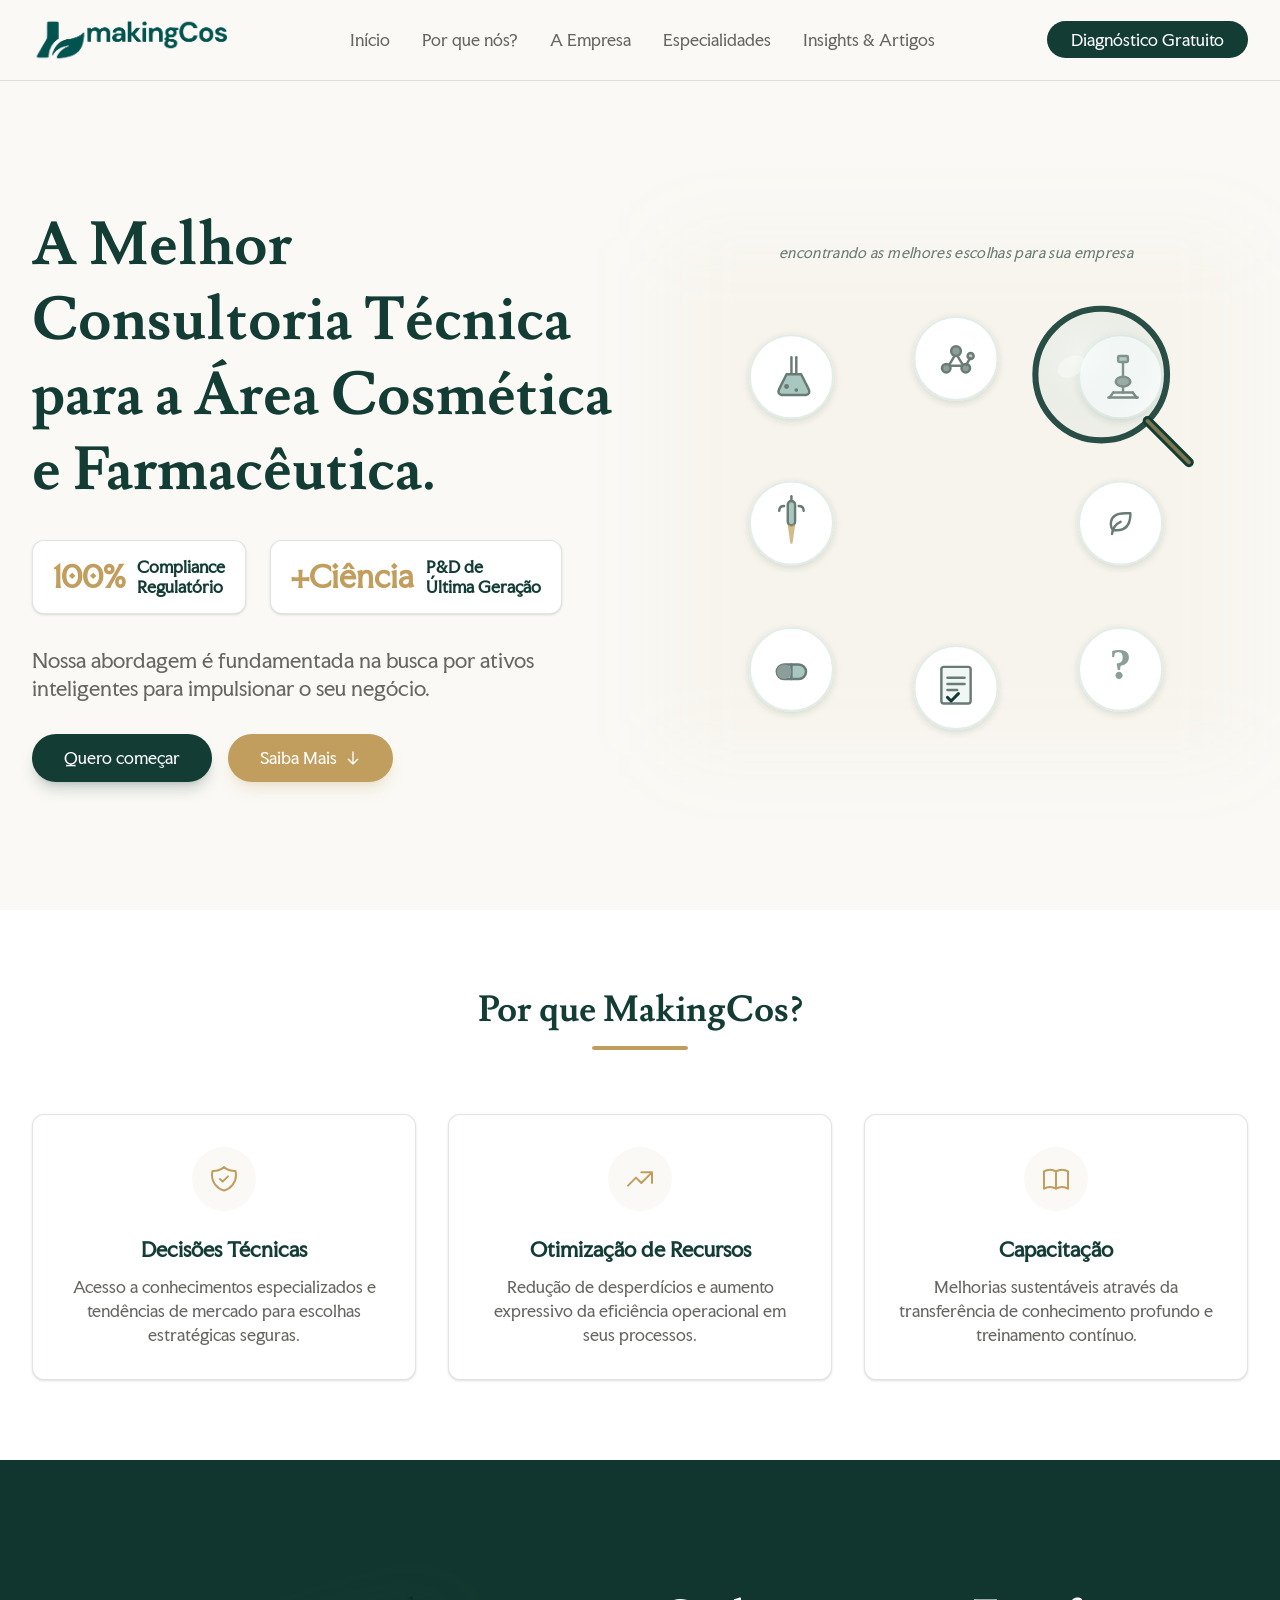
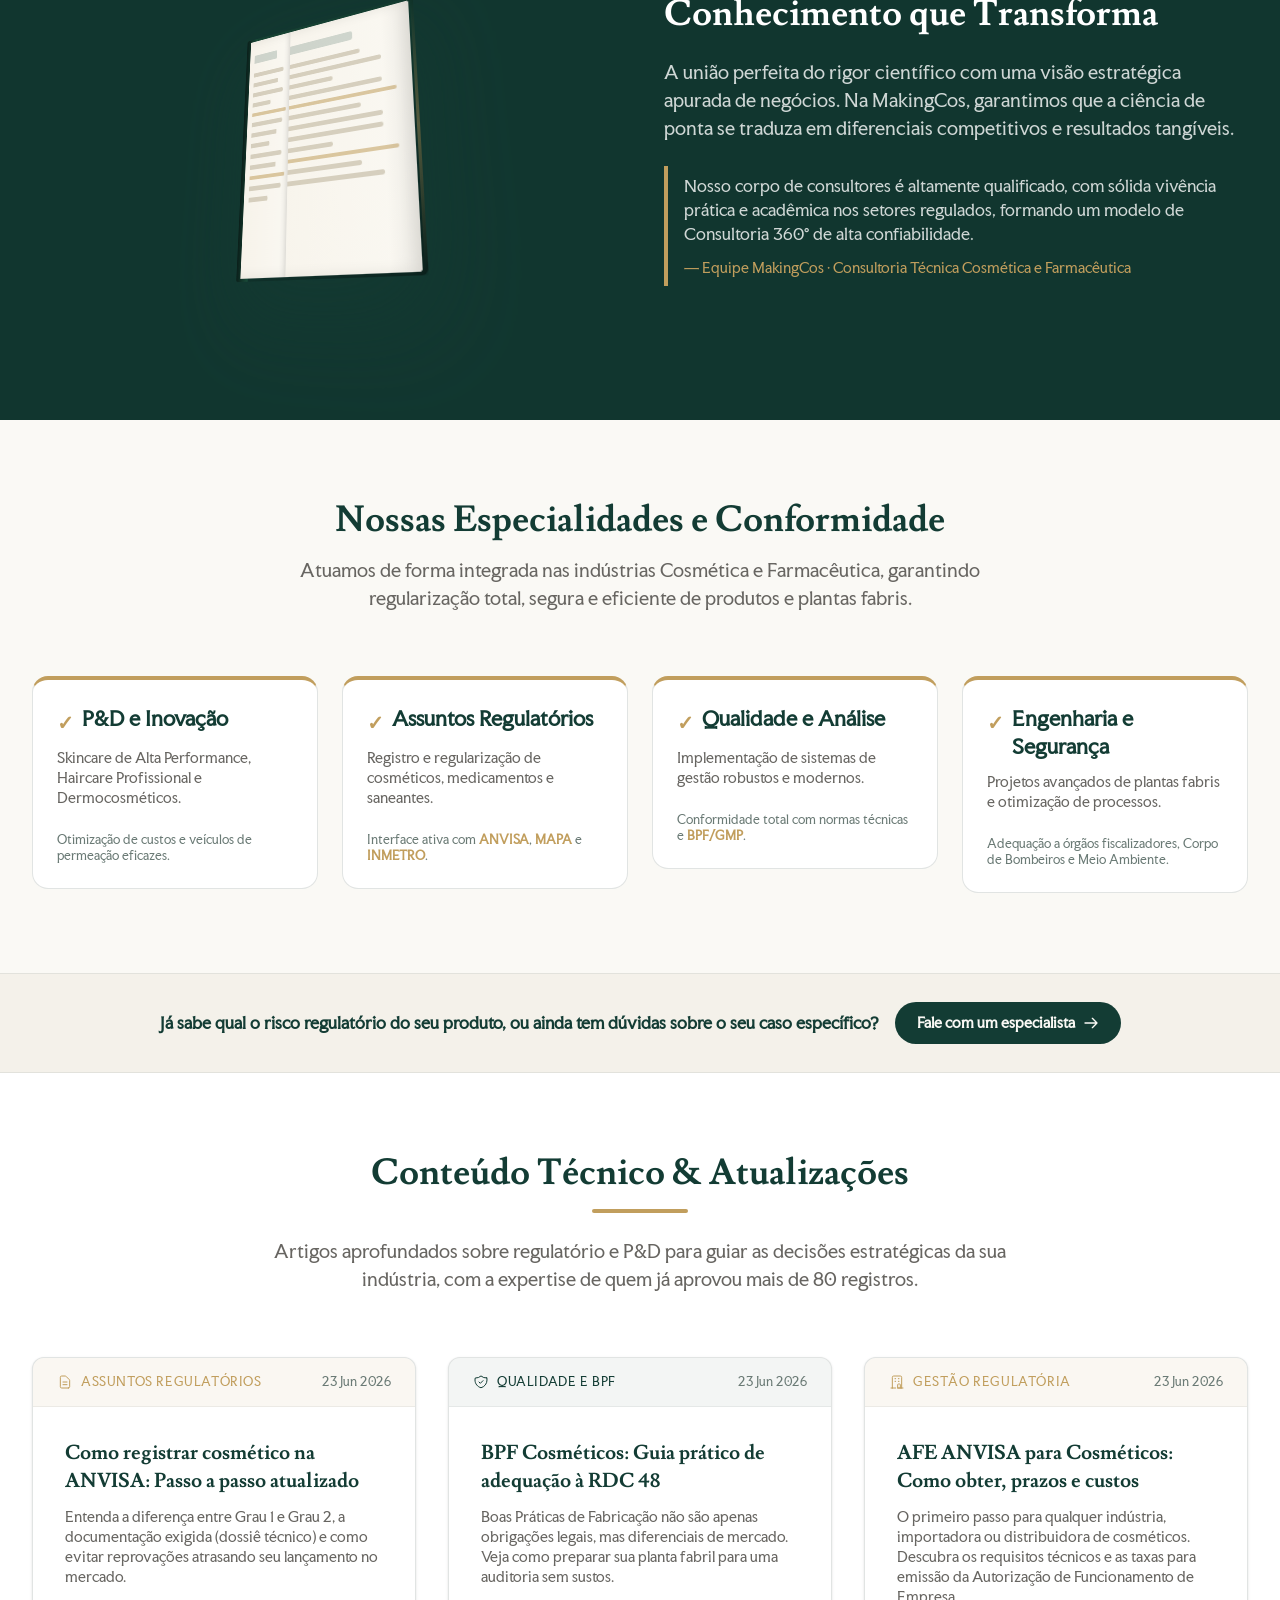
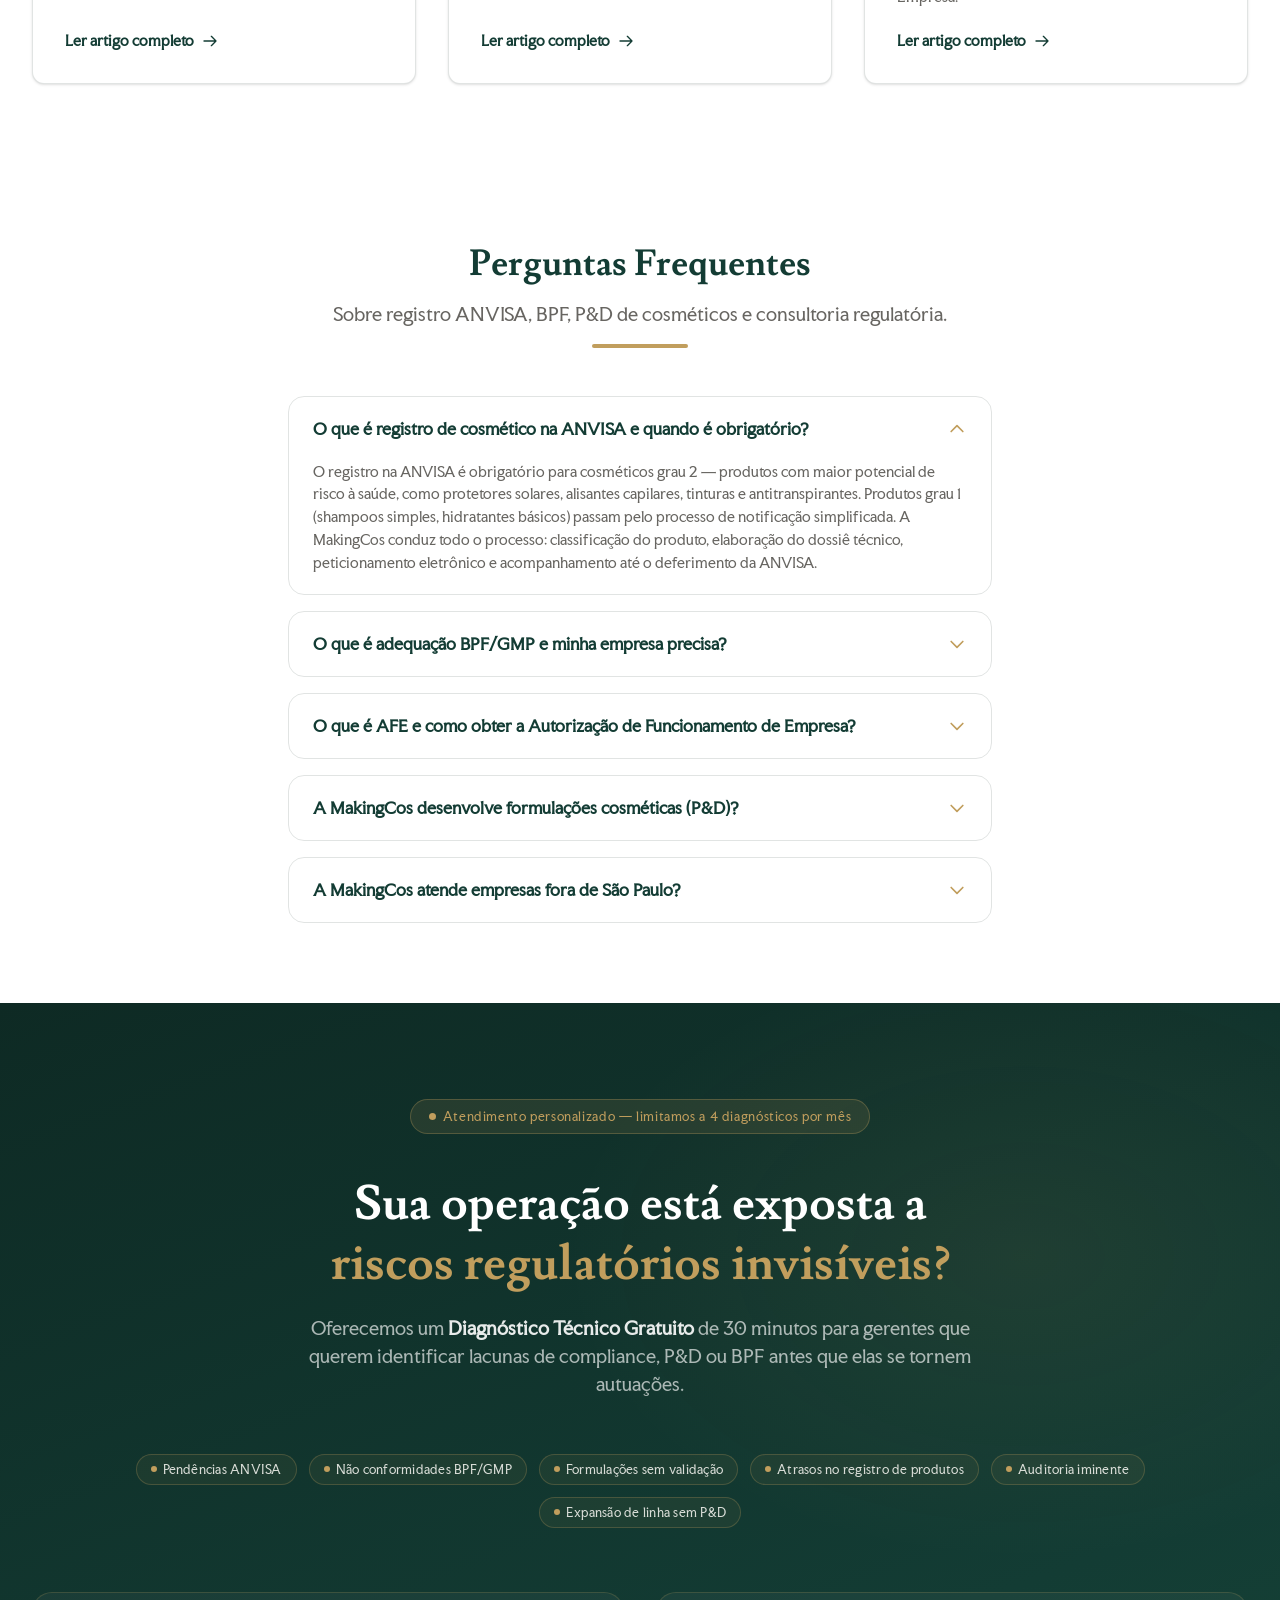
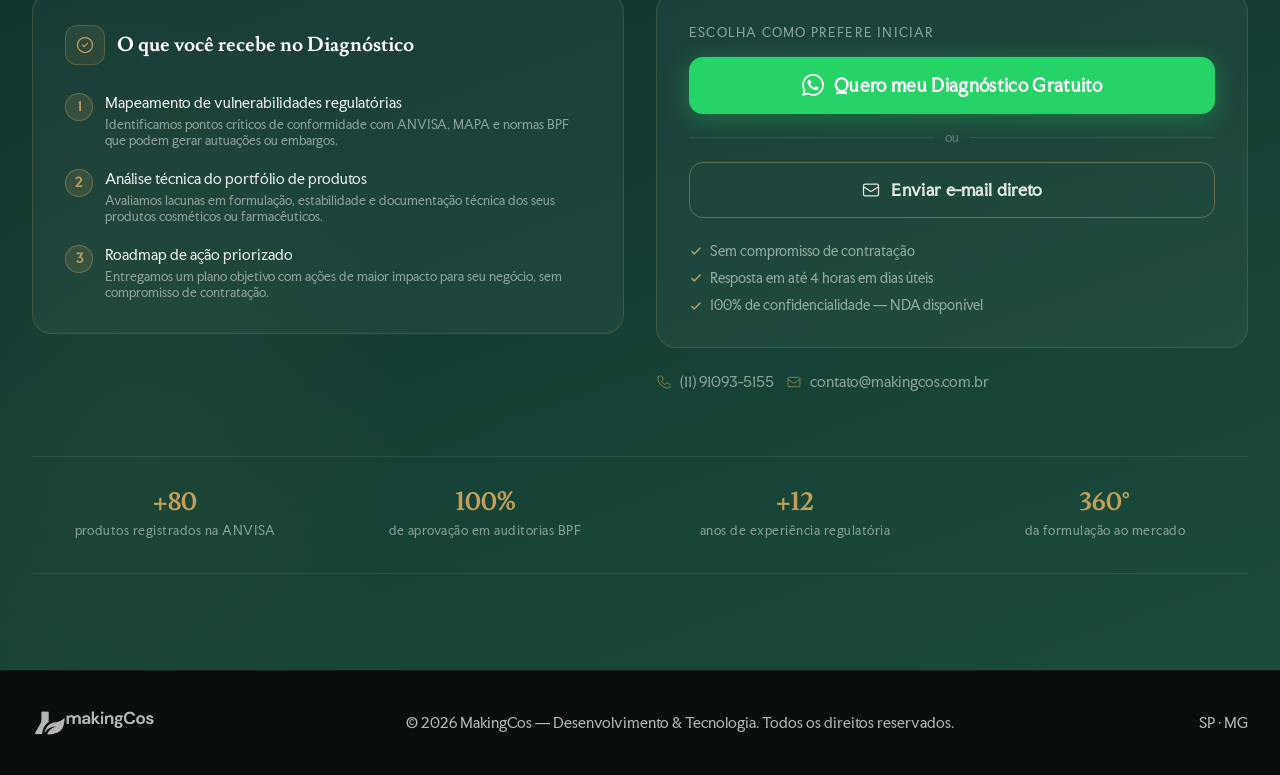
<file: index.html>
<!DOCTYPE html>
<html lang="pt-BR">

<head>
    <meta charset="UTF-8">
    <meta name="viewport" content="width=device-width, initial-scale=1.0">
    <title>Consultoria ANVISA: Cosméticos e Farmacêuticos | MakingCos</title>
    <link rel="icon" type="image/webp" href="./media/makingcos-icon.webp">
    <meta name="description"
        content="Consultoria técnica especializada em registro ANVISA, BPF/GMP e P&D cosmético. +80 produtos registrados, 100% de aprovação em auditorias. SP e MG.">

    <!-- Canonical & Open Graph -->
    <link rel="canonical" href="https://makingcos.com.br/">
    <meta property="og:type"        content="website">
    <meta property="og:url"         content="https://makingcos.com.br/">
    <meta property="og:title"       content="Consultoria ANVISA: Cosméticos e Farmacêuticos | MakingCos">
    <meta property="og:description" content="Consultoria técnica especializada em registro ANVISA, BPF/GMP e P&D cosmético. +80 produtos registrados, 100% de aprovação em auditorias. SP e MG.">
    <meta property="og:locale"      content="pt_BR">
    <meta name="twitter:card"       content="summary_large_image">

    <!-- Schema: Organization -->
    <script type="application/ld+json">
    {
      "@context": "https://schema.org",
      "@type": "Organization",
      "name": "MakingCos — Consultoria Técnica Cosmética e Farmacêutica",
      "url": "https://makingcos.com.br",
      "logo": "https://makingcos.com.br/media/makingcos-icon.webp",
      "image": "https://makingcos.com.br/media/makingcos.webp",
      "telephone": "+55-11-91093-5155",
      "email": "contato@makingcos.com.br",
      "description": "Consultoria regulatória ANVISA, adequação BPF/GMP, P&D de cosméticos e farmacêuticos. Atuamos em São Paulo e Minas Gerais.",
      "serviceType": [
        "Consultoria Regulatória ANVISA",
        "Adequação BPF GMP",
        "Registro de Cosméticos ANVISA",
        "P&D Cosméticos",
        "Assuntos Regulatórios Farmacêuticos",
        "Auditoria BPF",
        "Engenharia de Plantas Fabris"
      ],
      "knowsAbout": [
        "ANVISA", 
        "BPF", 
        "GMP", 
        "Registro de cosméticos", 
        "Assuntos regulatórios", 
        "P&D cosmético", 
        "Dermocosmético", 
        "Skincare", 
        "Haircare", 
        "AFE ANVISA"
      ]
    }
    </script>

    <!-- Schema: FAQ -->
    <script type="application/ld+json">
    {
      "@context": "https://schema.org",
      "@type": "FAQPage",
      "mainEntity": [
        {
          "@type": "Question",
          "name": "A MakingCos realiza registro de cosméticos na ANVISA?",
          "acceptedAnswer": {
            "@type": "Answer",
            "text": "Sim. Temos mais de 80 produtos registrados junto à ANVISA, com 100% de aprovação. Atuamos em registro de cosméticos grau 1 e grau 2, medicamentos e saneantes, com interface direta com ANVISA, MAPA e INMETRO."
          }
        },
        {
          "@type": "Question",
          "name": "O que é adequação BPF/GMP e como a MakingCos pode ajudar?",
          "acceptedAnswer": {
            "@type": "Answer",
            "text": "BPF (Boas Práticas de Fabricação) e GMP (Good Manufacturing Practices) são normas obrigatórias da ANVISA para indústrias cosméticas e farmacêuticas. A MakingCos realiza diagnóstico, implementação e auditoria de sistemas de qualidade para garantir conformidade total e aprovação em inspeções."
          }
        },
        {
          "@type": "Question",
          "name": "A MakingCos oferece serviços de P&D para cosméticos?",
          "acceptedAnswer": {
            "@type": "Answer",
            "text": "Sim. Desenvolvemos formulações de Skincare de Alta Performance, Haircare Profissional e Dermocosméticos, com rigor científico, otimização de custos e conformidade regulatória desde a concepção do produto."
          }
        },
        {
          "@type": "Question",
          "name": "Onde a MakingCos atende?",
          "acceptedAnswer": {
            "@type": "Answer",
            "text": "Atendemos empresas em São Paulo (SP) e Minas Gerais (MG), com possibilidade de consultoria remota para todo o território nacional."
          }
        }
      ]
    }
    </script>

    <link rel="preconnect" href="https://fonts.googleapis.com">
    <link rel="preconnect" href="https://fonts.gstatic.com" crossorigin>
    <link href="https://fonts.googleapis.com/css2?family=Faculty+Glyphic&family=Lusitana:wght@400;700&display=swap"
        rel="stylesheet">

    <link rel="stylesheet" href="output.css">
    <style>
        /* ===== MAGNIFIER SCENE ===== */
        #magScene { user-select: none; }

        .mag-icon {
            transition: transform 0.4s cubic-bezier(.34,1.56,.64,1);
        }

        /* Solution icon pulse ring */
        .sol-glow { animation: none; }

        @keyframes solPulse {
            0%   { r: 42; opacity: 0.7; }
            70%  { r: 62; opacity: 0; }
            100% { r: 62; opacity: 0; }
        }
        @keyframes solZoom {
            0%   { transform: translate(345px,330px) scale(1); }
            100% { transform: translate(345px,330px) scale(1.18); }
        }
        .sol-zoomed {
            animation: solZoom 0.5s cubic-bezier(.34,1.56,.64,1) forwards;
        }
        .sol-zoomed .sol-glow {
            animation: solPulse 1.4s ease-out infinite !important;
        }

        /* ── POPUP ── */
        #foundPopup {
            position: absolute;
            left: 50%;
            transform: translateX(-50%) translateY(0);
            z-index: 20;
            pointer-events: none;
            opacity: 0;
            transition: opacity 0.3s ease, top 0s;
        }
        #foundPopup.visible { opacity: 1; }
        #foundPopupInner {
            display: flex;
            align-items: center;
            gap: 8px;
            background: #133C34;
            color: #FAF9F5;
            padding: 11px 24px;
            border-radius: 999px;
            border: 2px solid #C19E5D;
            box-shadow: 0 8px 32px rgba(19,60,52,0.25), 0 0 0 6px rgba(193,158,93,0.15);
            font-family: 'Faculty Glyphic', sans-serif;
            font-size: 0.95rem;
            font-weight: 700;
            letter-spacing: 0.04em;
            white-space: nowrap;
        }
        #foundPopup.visible #foundPopupInner {
            animation: popupEntrance 0.45s cubic-bezier(.34,1.56,.64,1) both;
        }
        @keyframes popupEntrance {
            from { transform: scale(0.75) translateY(8px); opacity: 0; }
            to   { transform: scale(1)   translateY(0);    opacity: 1; }
        }
        #foundPopupIcon {
            color: #C19E5D;
            font-size: 1.1rem;
            display: inline-block;
            animation: starSpin 2s linear infinite;
        }
        @keyframes starSpin {
            from { transform: rotate(0deg); }
            to   { transform: rotate(360deg); }
        }

        /* Animated ellipsis */
        #ellipsis::after {
            content: '';
            animation: ellipsisDots 1.8s steps(1, end) infinite;
        }
        @keyframes ellipsisDots {
            0%   { content: ''; }
            25%  { content: '.'; }
            50%  { content: '..'; }
            75%  { content: '...'; }
            100% { content: ''; }
        }
    </style>

    <!-- Google tag (gtag.js) -->
    <script async src="https://www.googletagmanager.com/gtag/js?id=AW-18187094049"></script>
    <script>
      window.dataLayer = window.dataLayer || [];
      function gtag(){dataLayer.push(arguments);}
      gtag('js', new Date());

      gtag('config', 'AW-18187094049');
      gtag('config', 'G-XRKTTGZR8V');
    </script>

    <!-- Event snippet for Contato conversion page -->
    <script>
    function gtag_report_conversion(url) {
      var callback = function () {
        if (typeof(url) != 'undefined') {
          window.location = url;
        }
      };
      gtag('event', 'conversion', {
          'send_to': 'AW-18187094049/kxDICI7BydEcEKGQpOBD',
          'event_callback': callback
      });
      return false;
    }
    </script>
</head>

<body class="bg-offwhite text-textgrey font-sans antialiased overflow-x-hidden">

    <!-- Header / Navbar (HOME) -->
    <header id="navbar" class="fixed w-full top-0 z-50 glass-header transition-all duration-300">
        <div class="max-w-7xl mx-auto px-4 sm:px-6 lg:px-8">
            <div class="flex justify-between items-center h-20">
                <div class="flex items-center gap-3">
                    <img src="./media/makingcos.webp" alt="Logo MakingCos" width="auto" height="64" class="h-16">
                </div>
                <nav class="hidden md:flex space-x-8">
                    <a href="#hero" class="text-textgrey hover:text-primary font-medium transition-colors">Início</a>
                    <a href="#value-proposition" class="text-textgrey hover:text-primary font-medium transition-colors">Por que nós?</a>
                    <a href="#identity" class="text-textgrey hover:text-primary font-medium transition-colors">A Empresa</a>
                    <a href="#services" class="text-textgrey hover:text-primary font-medium transition-colors">Especialidades</a>
                    <a href="#insights" class="text-textgrey hover:text-primary font-medium transition-colors">Insights & Artigos</a>
                </nav>
                <div class="hidden md:block">
                    <a href="#contact-section" class="px-6 py-2 bg-primary text-white rounded-full hover:bg-primary/90 transition-colors font-medium">Diagnóstico Gratuito</a>
                </div>
                <button id="menuToggle" class="md:hidden flex flex-col gap-1.5 p-2" aria-label="Abrir menu" aria-expanded="false">
                    <span class="block w-6 h-0.5 bg-primary"></span>
                    <span class="block w-6 h-0.5 bg-primary"></span>
                    <span class="block w-6 h-0.5 bg-primary"></span>
                </button>
            </div>
        </div>
        <div id="mobileMenu" class="hidden md:hidden bg-offwhite border-t border-muted/20 px-4 py-4 space-y-3">
            <a href="#hero" class="block text-textgrey hover:text-primary font-medium py-1">Início</a>
            <a href="#value-proposition" class="block text-textgrey hover:text-primary font-medium py-1">Por que nós?</a>
            <a href="#identity" class="block text-textgrey hover:text-primary font-medium py-1">A Empresa</a>
            <a href="#services" class="block text-textgrey hover:text-primary font-medium py-1">Especialidades</a>
            <a href="#insights" class="block text-textgrey hover:text-primary font-medium py-1">Insights &amp; Artigos</a>
            <a href="#contact-section" class="block w-full text-center px-6 py-2 bg-primary text-white rounded-full font-medium mt-2">Diagnóstico Gratuito</a>
        </div>
    </header>

    <main class="pt-20">
        <!-- Hero Section -->
        <section id="hero" class="relative py-20 lg:py-32 overflow-hidden">
            <div class="max-w-7xl mx-auto px-4 sm:px-6 lg:px-8 relative z-10">
                <div class="grid grid-cols-1 lg:grid-cols-2 gap-12 items-center">
                    <div>
                        <h1 class="text-4xl md:text-5xl lg:text-6xl font-serif font-bold text-primary leading-tight mb-8">
                            A Melhor Consultoria Técnica <br>para a Área Cosmética e Farmacêutica.
                        </h1>
                        <div class="flex flex-col sm:flex-row gap-6 mb-8">
                            <div class="flex items-center gap-3 bg-white px-5 py-4 rounded-xl shadow-sm border border-muted/20">
                                <span class="text-3xl font-bold text-accent">100%</span>
                                <span class="text-primary font-bold leading-tight">Compliance<br>Regulatório</span>
                            </div>
                            <div class="flex items-center gap-3 bg-white px-5 py-4 rounded-xl shadow-sm border border-muted/20">
                                <span class="text-3xl font-bold text-accent">+Ciência</span>
                                <span class="text-primary font-bold leading-tight">P&D de<br>Última Geração</span>
                            </div>
                        </div>
                        <p class="text-lg md:text-xl text-textgrey mb-8 font-sans">
                            Nossa abordagem é fundamentada na busca por ativos inteligentes para impulsionar o seu negócio.
                        </p>
                        <div class="flex flex-col sm:flex-row gap-4">
                            <a href="#contact-section" class="px-8 py-3 bg-primary text-white rounded-full font-medium text-center hover:bg-primary/90 transition-colors shadow-lg shadow-primary/20">Quero começar</a>
                            <a href="#value-proposition" class="group flex items-center justify-center gap-2 px-8 py-3 bg-accent text-white rounded-full font-medium text-center hover:bg-accent/90 transition-colors shadow-lg shadow-accent/20">
                                Saiba Mais
                                <svg class="w-4 h-4 group-hover:translate-y-1 transition-transform" fill="none" stroke="currentColor" viewBox="0 0 24 24"><path stroke-linecap="round" stroke-linejoin="round" stroke-width="2" d="M19 14l-7 7m0 0l-7-7m7 7V3"></path></svg>
                            </a>
                        </div>
                    </div>

                    <!-- Magnifier Animation Scene -->
                    <div class="relative h-[420px] lg:h-[520px] flex flex-col items-center justify-start pt-2" id="magScene">
                        <p class="text-sm font-sans text-muted italic mb-1 tracking-wide">
                            encontrando as melhores escolhas para sua empresa<span id="ellipsis"></span>
                        </p>
                        <div class="absolute -z-10 inset-0 bg-accent/5 rounded-3xl blur-2xl"></div>

                        <svg id="magSvg" viewBox="0 0 420 420" xmlns="http://www.w3.org/2000/svg" style="width:100%;height:100%;overflow:visible;">
                            <defs>
                                <radialGradient id="glowGold" cx="50%" cy="50%" r="50%">
                                    <stop offset="0%" stop-color="#C19E5D" stop-opacity="0.35"/>
                                    <stop offset="100%" stop-color="#C19E5D" stop-opacity="0"/>
                                </radialGradient>
                                <radialGradient id="lensGrad" cx="35%" cy="35%" r="65%">
                                    <stop offset="0%" stop-color="#eaf5f2" stop-opacity="0.7"/>
                                    <stop offset="100%" stop-color="#a8c8bf" stop-opacity="0.2"/>
                                </radialGradient>
                                <filter id="softGlow">
                                    <feGaussianBlur stdDeviation="4" result="blur"/>
                                    <feMerge><feMergeNode in="blur"/><feMergeNode in="SourceGraphic"/></feMerge>
                                </filter>
                                <filter id="iconShadow">
                                    <feDropShadow dx="0" dy="2" stdDeviation="3" flood-color="#133C34" flood-opacity="0.15"/>
                                </filter>
                                <clipPath id="lensClip">
                                    <circle cx="0" cy="0" r="54"/>
                                </clipPath>
                            </defs>

                            <!-- Flask / Lab -->
                            <g class="mag-icon" transform="translate(75,90)">
                                <circle r="34" fill="white" stroke="#e2ede9" stroke-width="1.5" filter="url(#iconShadow)"/>
                                <g transform="translate(-14,-16)" stroke="#6A7A75" stroke-width="2" stroke-linecap="round" stroke-linejoin="round" fill="none">
                                    <line x1="14" y1="0" x2="14" y2="14"/>
                                    <line x1="18" y1="0" x2="18" y2="14"/>
                                    <path d="M10,14 L4,26 Q2,30 6,31 L26,31 Q30,30 28,26 L22,14 Z" fill="#a8c8bf" stroke="#6A7A75"/>
                                    <circle cx="10" cy="24" r="2" fill="#6A7A75" stroke="none"/>
                                    <circle cx="18" cy="27" r="1.5" fill="#6A7A75" stroke="none"/>
                                </g>
                            </g>

                            <!-- Molecule -->
                            <g class="mag-icon" transform="translate(210,75)">
                                <circle r="34" fill="white" stroke="#e2ede9" stroke-width="1.5" filter="url(#iconShadow)"/>
                                <g transform="translate(-16,-16)" stroke="#6A7A75" stroke-width="2" fill="none">
                                    <line x1="16" y1="12" x2="10" y2="22"/>
                                    <line x1="16" y1="12" x2="22" y2="22"/>
                                    <line x1="10" y1="22" x2="22" y2="22"/>
                                    <circle cx="16" cy="10" r="4" fill="#8c9e99" stroke="#6A7A75"/>
                                    <circle cx="8" cy="24" r="3.5" fill="#8c9e99" stroke="#6A7A75"/>
                                    <circle cx="24" cy="24" r="3.5" fill="#8c9e99" stroke="#6A7A75"/>
                                    <circle cx="28" cy="14" r="2.5" fill="#c8c5be" stroke="#6A7A75"/>
                                    <line x1="24" y1="22" x2="28" y2="15"/>
                                </g>
                            </g>

                            <!-- Microscope -->
                            <g class="mag-icon" transform="translate(345,90)">
                                <circle r="34" fill="white" stroke="#e2ede9" stroke-width="1.5" filter="url(#iconShadow)"/>
                                <g transform="translate(-14,-17)" stroke="#6A7A75" stroke-width="2" stroke-linecap="round" stroke-linejoin="round" fill="none">
                                    <rect x="12" y="0" width="8" height="5" rx="1" fill="#a8c8bf" stroke="#6A7A75"/>
                                    <line x1="16" y1="5" x2="16" y2="18"/>
                                    <ellipse cx="16" cy="21" rx="6" ry="4" fill="#8c9e99" stroke="#6A7A75"/>
                                    <line x1="8" y1="30" x2="24" y2="30"/>
                                    <line x1="16" y1="25" x2="16" y2="30"/>
                                    <line x1="8" y1="30" x2="5" y2="34"/>
                                    <line x1="24" y1="30" x2="27" y2="34"/>
                                    <line x1="4" y1="34" x2="28" y2="34"/>
                                </g>
                            </g>

                            <!-- Dropper / Serum -->
                            <g class="mag-icon" transform="translate(75,210)">
                                <circle r="34" fill="white" stroke="#e2ede9" stroke-width="1.5" filter="url(#iconShadow)"/>
                                <g transform="translate(-10,-18)" stroke="#6A7A75" stroke-width="2" stroke-linecap="round" stroke-linejoin="round" fill="none">
                                    <rect x="7" y="0" width="6" height="20" rx="3" fill="#a8c8bf" stroke="#6A7A75"/>
                                    <path d="M8,20 Q10,34 10,34 Q10,34 12,20" fill="#C19E5D" stroke="#C19E5D" opacity="0.7"/>
                                    <path d="M4,4 Q0,4 0,8" stroke="#6A7A75" fill="none"/>
                                    <path d="M16,4 Q20,4 20,8" stroke="#6A7A75" fill="none"/>
                                    <line x1="10" y1="0" x2="10" y2="-4"/>
                                </g>
                            </g>

                            <!-- Leaf / Natural — Tabler Icons -->
                            <g class="mag-icon" transform="translate(345,210)">
                                <circle r="34" fill="white" stroke="#e2ede9" stroke-width="1.5" filter="url(#iconShadow)"/>
                                <g transform="translate(-12,-12)" stroke="#6A7A75" stroke-width="2" stroke-linecap="round" stroke-linejoin="round" fill="none">
                                    <path d="M5 21c.5 -4.5 2.5 -8 7 -10"/>
                                    <path d="M9 18c6.218 0 10.5 -3.288 11 -12v-2h-4.014c-9 0 -11.986 4 -12 9c0 1 0 3 2 5h3"/>
                                </g>
                            </g>

                            <!-- Pills -->
                            <g class="mag-icon" transform="translate(75,330)">
                                <circle r="34" fill="white" stroke="#e2ede9" stroke-width="1.5" filter="url(#iconShadow)"/>
                                <g transform="translate(-16,-10)" stroke="#6A7A75" stroke-width="2" stroke-linecap="round" fill="none">
                                    <rect x="4" y="6" width="24" height="12" rx="6" fill="#a8c8bf" stroke="#6A7A75"/>
                                    <line x1="16" y1="6" x2="16" y2="18"/>
                                    <rect x="4" y="6" width="12" height="12" rx="6" fill="#8c9e99" stroke="none"/>
                                </g>
                            </g>

                            <!-- Certificate / Compliance -->
                            <g class="mag-icon" transform="translate(210,345)">
                                <circle r="34" fill="white" stroke="#e2ede9" stroke-width="1.5" filter="url(#iconShadow)"/>
                                <g transform="translate(-14,-17)" stroke="#6A7A75" stroke-width="2" stroke-linecap="round" stroke-linejoin="round" fill="none">
                                    <rect x="2" y="0" width="24" height="30" rx="2" fill="#f0f7f5" stroke="#6A7A75"/>
                                    <line x1="7" y1="9" x2="21" y2="9"/>
                                    <line x1="7" y1="14" x2="21" y2="14"/>
                                    <line x1="7" y1="19" x2="15" y2="19"/>
                                    <polyline points="7,25 10,28 16,22" stroke="#133C34" stroke-width="2.5"/>
                                </g>
                            </g>

                            <!-- ── SOLUTION ICON ── -->
                            <g class="mag-icon" id="solIcon" data-solution="true" transform="translate(345,330)">
                                <!-- Glow ring -->
                                <circle r="52" fill="url(#glowGold)" class="sol-glow" opacity="0"/>
                                <!-- Card base -->
                                <circle r="34" fill="white" stroke="#e2ede9" stroke-width="1.5" filter="url(#iconShadow)"/>

                                <!-- Interrogação — visível até ser encontrada -->
                                <text id="solQuestion"
                                      x="0" y="8"
                                      text-anchor="middle"
                                      font-family="Georgia, serif"
                                      font-size="36"
                                      font-weight="bold"
                                      fill="#8c9e99">?</text>

                                <!-- Estrelas — invisíveis inicialmente, animadas via SMIL -->

                                <!-- Estrela central -->
                                <path id="starPath1"
                                      d="M0,-13 L3,-4 L13,-4 L5,2 L8,12 L0,6 L-8,12 L-5,2 L-13,-4 L-3,-4 Z"
                                      fill="#C19E5D" opacity="0">
                                    <animate id="starAnim1_opacity" attributeName="opacity"
                                             values="0;1;1;0" keyTimes="0;0.1;0.7;1"
                                             dur="1.4s" begin="indefinite" fill="freeze"/>
                                    <animateTransform id="starAnim1_scale" attributeName="transform"
                                             type="scale" values="0;1.3;1;0.5"
                                             keyTimes="0;0.15;0.5;1"
                                             dur="1.4s" begin="indefinite" fill="freeze"
                                             additive="sum"/>
                                </path>

                                <!-- Estrela topo-esquerda -->
                                <path id="starPath2"
                                      d="M-22,-22 L-20,-16 L-13,-16 L-18,-12 L-16,-6 L-22,-10 L-28,-6 L-26,-12 L-31,-16 L-24,-16 Z"
                                      fill="#C19E5D" opacity="0">
                                    <animate id="starAnim2_opacity" attributeName="opacity"
                                             values="0;1;1;0" keyTimes="0;0.12;0.72;1"
                                             dur="1.5s" begin="indefinite" fill="freeze"/>
                                    <animateTransform id="starAnim2_move" attributeName="transform"
                                             type="translate" values="0,0;-6,-8"
                                             keyTimes="0;1"
                                             dur="1.5s" begin="indefinite" fill="freeze"
                                             additive="sum"/>
                                </path>

                                <!-- Estrela topo-direita -->
                                <path id="starPath3"
                                      d="M20,-20 L22,-14 L29,-14 L24,-10 L26,-4 L20,-8 L14,-4 L16,-10 L11,-14 L18,-14 Z"
                                      fill="#a8c8bf" opacity="0">
                                    <animate id="starAnim3_opacity" attributeName="opacity"
                                             values="0;1;1;0" keyTimes="0;0.1;0.72;1"
                                             dur="1.35s" begin="indefinite" fill="freeze"/>
                                    <animateTransform id="starAnim3_move" attributeName="transform"
                                             type="translate" values="0,0;7,-7"
                                             keyTimes="0;1"
                                             dur="1.35s" begin="indefinite" fill="freeze"
                                             additive="sum"/>
                                </path>

                                <!-- Estrela baixo-esquerda -->
                                <path id="starPath4"
                                      d="M-18,18 L-16,23 L-10,23 L-15,27 L-13,32 L-18,28 L-23,32 L-21,27 L-26,23 L-20,23 Z"
                                      fill="#C19E5D" opacity="0">
                                    <animate id="starAnim4_opacity" attributeName="opacity"
                                             values="0;1;1;0" keyTimes="0;0.12;0.68;1"
                                             dur="1.25s" begin="indefinite" fill="freeze"/>
                                    <animateTransform id="starAnim4_move" attributeName="transform"
                                             type="translate" values="0,0;-5,8"
                                             keyTimes="0;1"
                                             dur="1.25s" begin="indefinite" fill="freeze"
                                             additive="sum"/>
                                </path>

                                <!-- Estrela baixo-direita -->
                                <path id="starPath5"
                                      d="M22,16 L24,21 L30,21 L25,25 L27,30 L22,27 L17,30 L19,25 L14,21 L20,21 Z"
                                      fill="#a8c8bf" opacity="0">
                                    <animate id="starAnim5_opacity" attributeName="opacity"
                                             values="0;1;1;0" keyTimes="0;0.13;0.73;1"
                                             dur="1.45s" begin="indefinite" fill="freeze"/>
                                    <animateTransform id="starAnim5_move" attributeName="transform"
                                             type="translate" values="0,0;6,7"
                                             keyTimes="0;1"
                                             dur="1.45s" begin="indefinite" fill="freeze"
                                             additive="sum"/>
                                </path>
                            </g>

                            <!-- ── MAGNIFIER ── -->
                            <g id="magnifier" style="pointer-events:none;">
                                <circle id="lensCircle" cx="0" cy="0" r="54" fill="url(#lensGrad)" opacity="0.55"/>
                                <circle cx="0" cy="0" r="54" fill="none" stroke="#133C34" stroke-width="5" opacity="0.9"/>
                                <ellipse cx="-18" cy="-18" rx="12" ry="8" fill="white" opacity="0.35" transform="rotate(-30)"/>
                                <line x1="38" y1="38" x2="72" y2="72" stroke="#133C34" stroke-width="8" stroke-linecap="round"/>
                                <line x1="38" y1="38" x2="72" y2="72" stroke="#C19E5D" stroke-width="3" stroke-linecap="round" opacity="0.6"/>
                            </g>
                        </svg>

                        <!-- Popup -->
                        <div id="foundPopup" aria-live="polite">
                            <div id="foundPopupInner">
                                <span id="foundPopupIcon">✦</span>
                                <span id="foundPopupText">MakingCos é a melhor escolha!</span>
                            </div>
                        </div>
                    </div>
                </div>
            </div>
        </section>

        <!-- Value Proposition -->
        <section id="value-proposition" class="py-20 bg-white">
            <div class="max-w-7xl mx-auto px-4 sm:px-6 lg:px-8">
                <div class="text-center mb-16">
                    <h2 class="text-3xl md:text-4xl font-serif font-bold text-primary">Por que MakingCos?</h2>
                    <div class="w-24 h-1 bg-accent mx-auto mt-4 rounded-full"></div>
                </div>
                <div class="grid grid-cols-1 md:grid-cols-3 gap-8">
                    <div class="card p-8 text-center group">
                        <div class="w-16 h-16 mx-auto bg-offwhite rounded-full flex items-center justify-center mb-6 group-hover:scale-110 transition-transform">
                            <svg class="w-8 h-8 text-accent" fill="none" stroke="currentColor" viewBox="0 0 24 24">
                                <path stroke-linecap="round" stroke-linejoin="round" stroke-width="1.5" d="M9 12l2 2 4-4m5.618-4.016A11.955 11.955 0 0112 2.944a11.955 11.955 0 01-8.618 3.04A12.02 12.02 0 003 9c0 5.591 3.824 10.29 9 11.622 5.176-1.332 9-6.03 9-11.622 0-1.042-.133-2.052-.382-3.016z"></path>
                            </svg>
                        </div>
                        <h4 class="text-xl font-bold text-primary mb-3">Decisões Técnicas</h4>
                        <p class="text-textgrey">Acesso a conhecimentos especializados e tendências de mercado para escolhas estratégicas seguras.</p>
                    </div>
                    <div class="card p-8 text-center group">
                        <div class="w-16 h-16 mx-auto bg-offwhite rounded-full flex items-center justify-center mb-6 group-hover:scale-110 transition-transform">
                            <svg class="w-8 h-8 text-accent" fill="none" stroke="currentColor" viewBox="0 0 24 24">
                                <path stroke-linecap="round" stroke-linejoin="round" stroke-width="1.5" d="M13 7h8m0 0v8m0-8l-8 8-4-4-6 6"></path>
                            </svg>
                        </div>
                        <h4 class="text-xl font-bold text-primary mb-3">Otimização de Recursos</h4>
                        <p class="text-textgrey">Redução de desperdícios e aumento expressivo da eficiência operacional em seus processos.</p>
                    </div>
                    <div class="card p-8 text-center group">
                        <div class="w-16 h-16 mx-auto bg-offwhite rounded-full flex items-center justify-center mb-6 group-hover:scale-110 transition-transform">
                            <svg class="w-8 h-8 text-accent" fill="none" stroke="currentColor" viewBox="0 0 24 24">
                                <path stroke-linecap="round" stroke-linejoin="round" stroke-width="1.5" d="M12 6.253v13m0-13C10.832 5.477 9.246 5 7.5 5S4.168 5.477 3 6.253v13C4.168 18.477 5.754 18 7.5 18s3.332.477 4.5 1.253m0-13C13.168 5.477 14.754 5 16.5 5c1.747 0 3.332.477 4.5 1.253v13C19.832 18.477 18.247 18 16.5 18c-1.746 0-3.332.477-4.5 1.253"></path>
                            </svg>
                        </div>
                        <h4 class="text-xl font-bold text-primary mb-3">Capacitação</h4>
                        <p class="text-textgrey">Melhorias sustentáveis através da transferência de conhecimento profundo e treinamento contínuo.</p>
                    </div>
                </div>
            </div>
        </section>

        <!-- Identity -->
        <section id="identity" class="py-20 bg-primary relative overflow-hidden">
            <div class="absolute inset-0 opacity-10 bg-black mix-blend-overlay"></div>
            <div class="max-w-7xl mx-auto px-4 sm:px-6 lg:px-8 relative z-10">
                <div class="grid grid-cols-1 lg:grid-cols-2 gap-12 items-center">
                    <div class="order-2 lg:order-1 relative h-[400px] flex items-center justify-center" id="bookScene">
                        <div id="bookWrapper" style="perspective:1100px; width:340px; height:340px; position:relative; display:flex; align-items:center; justify-content:center;">
                            <canvas id="bookCanvas" style="display:block;"></canvas>
                        </div>
                    </div>
                    <div class="order-1 lg:order-2 text-white">
                        <h2 class="text-3xl md:text-4xl font-serif font-bold mb-6">Conhecimento que Transforma</h2>
                        <p class="text-lg text-white/80 mb-6 font-sans">
                            A união perfeita do rigor científico com uma visão estratégica apurada de negócios. Na MakingCos, garantimos que a ciência de ponta se traduza em diferenciais competitivos e resultados tangíveis.
                        </p>
                        <figure class="border-l-4 border-accent pl-4 py-2 m-0">
                            <p class="text-white/80 font-sans mb-3">
                                Nosso corpo de consultores é altamente qualificado, com sólida vivência prática e acadêmica nos setores regulados, formando um modelo de Consultoria 360° de alta confiabilidade.
                            </p>
                            <figcaption class="text-accent text-sm font-medium font-sans">— Equipe MakingCos · Consultoria Técnica Cosmética e Farmacêutica</figcaption>
                        </figure>
                    </div>
                </div>
            </div>
        </section>

        <section id="services" class="py-20 bg-offwhite">
            <div class="max-w-7xl mx-auto px-4 sm:px-6 lg:px-8">
                <div class="text-center max-w-3xl mx-auto mb-16">
                    <h2 class="text-3xl md:text-4xl font-serif font-bold text-primary mb-4">Nossas Especialidades e Conformidade</h2>
                    <p class="text-textgrey text-lg">Atuamos de forma integrada nas indústrias Cosmética e Farmacêutica, garantindo regularização total, segura e eficiente de produtos e plantas fabris.</p>
                </div>
                <div class="grid grid-cols-1 md:grid-cols-2 lg:grid-cols-4 gap-6 items-start">
                    <div class="group flex flex-col p-6 bg-white rounded-2xl border border-muted/20 hover:border-accent/50 hover:shadow-lg transition-all duration-300 border-t-4 border-t-accent">
                        <h4 class="text-xl font-bold text-primary mb-3 flex items-start gap-2"><span class="text-accent mt-1">✓</span>P&D e Inovação</h4>
                        <p class="text-sm text-textgrey mb-4">Skincare de Alta Performance, Haircare Profissional e Dermocosméticos.</p>
                        <p class="text-xs text-muted mt-2">Otimização de custos e veículos de permeação eficazes.</p>
                    </div>
                    <div class="group flex flex-col p-6 bg-white rounded-2xl border border-muted/20 hover:border-accent/50 hover:shadow-lg transition-all duration-300 border-t-4 border-t-accent">
                        <h4 class="text-xl font-bold text-primary mb-3 flex items-start gap-2"><span class="text-accent mt-1">✓</span>Assuntos Regulatórios</h4>
                        <p class="text-sm text-textgrey mb-4">Registro e regularização de cosméticos, medicamentos e saneantes.</p>
                        <p class="text-xs text-muted mt-2">Interface ativa com <strong class="text-accent">ANVISA</strong>, <strong class="text-accent">MAPA</strong> e <strong class="text-accent">INMETRO</strong>.</p>
                    </div>
                    <div class="group flex flex-col p-6 bg-white rounded-2xl border border-muted/20 hover:border-accent/50 hover:shadow-lg transition-all duration-300 border-t-4 border-t-accent">
                        <h4 class="text-xl font-bold text-primary mb-3 flex items-start gap-2"><span class="text-accent mt-1">✓</span>Qualidade e Análise</h4>
                        <p class="text-sm text-textgrey mb-4">Implementação de sistemas de gestão robustos e modernos.</p>
                        <p class="text-xs text-muted mt-2">Conformidade total com normas técnicas e <strong class="text-accent">BPF/GMP</strong>.</p>
                    </div>
                    <div class="group flex flex-col p-6 bg-white rounded-2xl border border-muted/20 hover:border-accent/50 hover:shadow-lg transition-all duration-300 border-t-4 border-t-accent">
                        <h4 class="text-xl font-bold text-primary mb-3 flex items-start gap-2"><span class="text-accent mt-1">✓</span>Engenharia e Segurança</h4>
                        <p class="text-sm text-textgrey mb-4">Projetos avançados de plantas fabris e otimização de processos.</p>
                        <p class="text-xs text-muted mt-2">Adequação a órgãos fiscalizadores, Corpo de Bombeiros e Meio Ambiente.</p>
                    </div>
                </div>
            </div>
        </section>
    </main>
<!-- Insights / Technical Blog Section -->
    <div class="bridge-cta">
        <div class="max-w-7xl mx-auto px-4 sm:px-6 lg:px-8">
            <div class="bridge-cta-inner">
                <p class="bridge-cta-text">Já sabe qual o risco regulatório do seu produto, ou ainda tem dúvidas sobre o seu caso específico?</p>
                <a href="https://wa.me/5511910935155?text=Ol%C3%A1%2C%20gostaria%20de%20tirar%20uma%20d%C3%BAvida%20sobre%20o%20meu%20caso%20com%20a%20MakingCos."
                   target="_blank" rel="noopener"
                   onclick="gtag('event', 'click', { 'event_category': 'Engajamento', 'event_label': 'Bridge CTA - Servicos' });"
                   class="bridge-cta-btn">
                    Fale com um especialista
                    <svg class="w-4 h-4" fill="none" stroke="currentColor" viewBox="0 0 24 24"><path stroke-linecap="round" stroke-linejoin="round" stroke-width="2" d="M14 5l7 7m0 0l-7 7m7-7H3"></path></svg>
                </a>
            </div>
        </div>
    </div>

    <section id="insights" class="py-20 bg-white">
        <div class="max-w-7xl mx-auto px-4 sm:px-6 lg:px-8">
            <div class="text-center max-w-3xl mx-auto mb-16 fade-up">
                <h2 class="text-3xl md:text-4xl font-serif font-bold text-primary mb-4">Conteúdo Técnico & Atualizações</h2>
                <div class="w-24 h-1 bg-accent mx-auto mt-4 mb-6 rounded-full"></div>
                <p class="text-textgrey text-lg font-sans">
                    Artigos aprofundados sobre regulatório e P&D para guiar as decisões estratégicas da sua indústria, com a expertise de quem já aprovou mais de 80 registros.
                </p>
            </div>
            
            <div class="grid grid-cols-1 md:grid-cols-3 gap-8">
                
                <!-- Artigo Pilar 1: Registro ANVISA (Baixa/Média Concorrência | Alto Volume) -->
                <article class="card card-clickable flex flex-col h-full bg-white rounded-2xl border border-muted/20 hover:border-accent/50 hover:shadow-lg transition-all duration-300 overflow-hidden fade-up" style="transition-delay:0.1s" data-href="artigo-registro-anvisa.html" tabindex="0" role="link" aria-label="Ler artigo: Como registrar cosmético na ANVISA">
                    <div class="flex items-center justify-between px-6 py-4 bg-accent/8 border-b border-muted/10">
                        <div class="flex items-center gap-2">
                            <svg class="w-4 h-4 text-accent" fill="none" stroke="currentColor" viewBox="0 0 24 24"><path stroke-linecap="round" stroke-linejoin="round" stroke-width="1.5" d="M9 12h6m-6 4h6m2 5H7a2 2 0 01-2-2V5a2 2 0 012-2h5.586a1 1 0 01.707.293l5.414 5.414a1 1 0 01.293.707V19a2 2 0 01-2 2z"/></svg>
                            <span class="text-xs font-medium text-accent uppercase tracking-wider">Assuntos Regulatórios</span>
                        </div>
                        <span class="text-xs text-muted font-sans">23 Jun 2026</span>
                    </div>
                    <div class="p-8 flex flex-col flex-grow">
                        <h4 class="text-xl font-bold font-serif text-primary mb-3 hover:text-accent transition-colors cursor-pointer">
                            Como registrar cosmético na ANVISA: Passo a passo atualizado
                        </h4>
                        <p class="text-sm text-textgrey mb-6 flex-grow font-sans">
                            Entenda a diferença entre Grau 1 e Grau 2, a documentação exigida (dossiê técnico) e como evitar reprovações atrasando seu lançamento no mercado.
                        </p>
                        <a href="artigo-registro-anvisa.html" class="inline-flex items-center gap-2 text-primary font-bold text-sm hover:text-accent transition-colors group">
                            Ler artigo completo
                            <svg class="w-4 h-4 group-hover:translate-x-1 transition-transform" fill="none" stroke="currentColor" viewBox="0 0 24 24"><path stroke-linecap="round" stroke-linejoin="round" stroke-width="2" d="M14 5l7 7m0 0l-7 7m7-7H3"></path></svg>
                        </a>
                    </div>
                </article>

                <!-- Artigo Pilar 2: BPF Cosméticos (Transacional | Alto Valor) -->
                <article class="card card-clickable flex flex-col h-full bg-white rounded-2xl border border-muted/20 hover:border-accent/50 hover:shadow-lg transition-all duration-300 overflow-hidden fade-up" style="transition-delay:0.2s" data-href="artigo-bpf-cosmeticos.html" tabindex="0" role="link" aria-label="Ler artigo: BPF Cosméticos, guia de adequação à RDC 48">
                    <div class="flex items-center justify-between px-6 py-4 bg-primary/5 border-b border-muted/10">
                        <div class="flex items-center gap-2">
                            <svg class="w-4 h-4 text-primary" fill="none" stroke="currentColor" viewBox="0 0 24 24"><path stroke-linecap="round" stroke-linejoin="round" stroke-width="1.5" d="M9 12l2 2 4-4m5.618-4.016A11.955 11.955 0 0112 2.944a11.955 11.955 0 01-8.618 3.04A12.02 12.02 0 003 9c0 5.591 3.824 10.29 9 11.622 5.176-1.332 9-6.03 9-11.622 0-1.042-.133-2.052-.382-3.016z"/></svg>
                            <span class="text-xs font-medium text-primary uppercase tracking-wider">Qualidade e BPF</span>
                        </div>
                        <span class="text-xs text-muted font-sans">23 Jun 2026</span>
                    </div>
                    <div class="p-8 flex flex-col flex-grow">
                        <h4 class="text-xl font-bold font-serif text-primary mb-3 hover:text-accent transition-colors cursor-pointer">
                            BPF Cosméticos: Guia prático de adequação à RDC 48
                        </h4>
                        <p class="text-sm text-textgrey mb-6 flex-grow font-sans">
                            Boas Práticas de Fabricação não são apenas obrigações legais, mas diferenciais de mercado. Veja como preparar sua planta fabril para uma auditoria sem sustos.
                        </p>
                        <a href="artigo-bpf-cosmeticos.html" class="inline-flex items-center gap-2 text-primary font-bold text-sm hover:text-accent transition-colors group">
                            Ler artigo completo
                            <svg class="w-4 h-4 group-hover:translate-x-1 transition-transform" fill="none" stroke="currentColor" viewBox="0 0 24 24"><path stroke-linecap="round" stroke-linejoin="round" stroke-width="2" d="M14 5l7 7m0 0l-7 7m7-7H3"></path></svg>
                        </a>
                    </div>
                </article>

                <!-- Artigo Pilar 3: AFE (Baixa Concorrência | Topo de Funil) -->
                <article class="card card-clickable flex flex-col h-full bg-white rounded-2xl border border-muted/20 hover:border-accent/50 hover:shadow-lg transition-all duration-300 overflow-hidden fade-up" style="transition-delay:0.3s" data-href="artigo-afe-anvisa.html" tabindex="0" role="link" aria-label="Ler artigo: AFE ANVISA para Cosméticos">
                    <div class="flex items-center justify-between px-6 py-4 bg-accent/8 border-b border-muted/10">
                        <div class="flex items-center gap-2">
                            <svg class="w-4 h-4 text-accent" fill="none" stroke="currentColor" viewBox="0 0 24 24"><path stroke-linecap="round" stroke-linejoin="round" stroke-width="1.5" d="M19 21V5a2 2 0 00-2-2H7a2 2 0 00-2 2v16m14 0h2m-2 0h-5m-9 0H3m2 0h5M9 7h1m-1 4h1m4-4h1m-1 4h1m-2 10v-5a1 1 0 011-1h2a1 1 0 011 1v5m-4 0h4"/></svg>
                            <span class="text-xs font-medium text-accent uppercase tracking-wider">Gestão Regulatória</span>
                        </div>
                        <span class="text-xs text-muted font-sans">23 Jun 2026</span>
                    </div>
                    <div class="p-8 flex flex-col flex-grow">
                        <h4 class="text-xl font-bold font-serif text-primary mb-3 hover:text-accent transition-colors cursor-pointer">
                            AFE ANVISA para Cosméticos: Como obter, prazos e custos
                        </h4>
                        <p class="text-sm text-textgrey mb-6 flex-grow font-sans">
                            O primeiro passo para qualquer indústria, importadora ou distribuidora de cosméticos. Descubra os requisitos técnicos e as taxas para emissão da Autorização de Funcionamento de Empresa.
                        </p>
                        <a href="artigo-afe-anvisa.html" class="inline-flex items-center gap-2 text-primary font-bold text-sm hover:text-accent transition-colors group">
                            Ler artigo completo
                            <svg class="w-4 h-4 group-hover:translate-x-1 transition-transform" fill="none" stroke="currentColor" viewBox="0 0 24 24"><path stroke-linecap="round" stroke-linejoin="round" stroke-width="2" d="M14 5l7 7m0 0l-7 7m7-7H3"></path></svg>
                        </a>
                    </div>
                </article>

            </div>
        </div>
    </section>

    <!-- ═══════════ FAQ SECTION ═══════════ -->
    <section id="faq" class="py-20 bg-white" aria-labelledby="faq-heading">
        <div class="max-w-3xl mx-auto px-4 sm:px-6 lg:px-8">
            <div class="text-center mb-12">
                <h2 id="faq-heading" class="text-3xl md:text-4xl font-serif font-bold text-primary mb-4">Perguntas Frequentes</h2>
                <p class="text-textgrey text-lg">Sobre registro ANVISA, BPF, P&amp;D de cosméticos e consultoria regulatória.</p>
                <div class="w-24 h-1 bg-accent mx-auto mt-4 rounded-full"></div>
            </div>
            <div class="space-y-4" id="faqAccordion">

                <div class="border border-muted/20 rounded-2xl overflow-hidden">
                    <button class="faq-btn w-full text-left px-6 py-5 font-bold text-primary flex justify-between items-center hover:bg-offwhite transition-colors" aria-expanded="true">
                        <span>O que é registro de cosmético na ANVISA e quando é obrigatório?</span>
                        <svg class="faq-chevron w-5 h-5 text-accent flex-shrink-0 transition-transform" style="transform:rotate(180deg)" fill="none" stroke="currentColor" viewBox="0 0 24 24"><path stroke-linecap="round" stroke-linejoin="round" stroke-width="2" d="M19 9l-7 7-7-7"/></svg>
                    </button>
                    <div class="faq-body px-6 pb-5 text-textgrey text-sm leading-relaxed">
                        O registro na ANVISA é obrigatório para cosméticos grau 2 — produtos com maior potencial de risco à saúde, como protetores solares, alisantes capilares, tinturas e antitranspirantes. Produtos grau 1 (shampoos simples, hidratantes básicos) passam pelo processo de notificação simplificada. A MakingCos conduz todo o processo: classificação do produto, elaboração do dossiê técnico, peticionamento eletrônico e acompanhamento até o deferimento da ANVISA.
                    </div>
                </div>

                <div class="border border-muted/20 rounded-2xl overflow-hidden">
                    <button class="faq-btn w-full text-left px-6 py-5 font-bold text-primary flex justify-between items-center hover:bg-offwhite transition-colors" aria-expanded="false">
                        <span>O que é adequação BPF/GMP e minha empresa precisa?</span>
                        <svg class="faq-chevron w-5 h-5 text-accent flex-shrink-0 transition-transform" fill="none" stroke="currentColor" viewBox="0 0 24 24"><path stroke-linecap="round" stroke-linejoin="round" stroke-width="2" d="M19 9l-7 7-7-7"/></svg>
                    </button>
                    <div class="faq-body hidden px-6 pb-5 text-textgrey text-sm leading-relaxed">
                        BPF (Boas Práticas de Fabricação) e GMP (Good Manufacturing Practices) são normas obrigatórias da ANVISA para toda indústria que fabrica cosméticos, medicamentos ou saneantes. A não conformidade com BPF pode gerar autuações, embargo de produtos e interdição da planta fabril. A MakingCos realiza diagnóstico de vulnerabilidades, implementação de sistemas de gestão da qualidade, treinamentos e pré-auditoria, garantindo 100% de aprovação em inspeções da ANVISA.
                    </div>
                </div>

                <div class="border border-muted/20 rounded-2xl overflow-hidden">
                    <button class="faq-btn w-full text-left px-6 py-5 font-bold text-primary flex justify-between items-center hover:bg-offwhite transition-colors" aria-expanded="false">
                        <span>O que é AFE e como obter a Autorização de Funcionamento de Empresa?</span>
                        <svg class="faq-chevron w-5 h-5 text-accent flex-shrink-0 transition-transform" fill="none" stroke="currentColor" viewBox="0 0 24 24"><path stroke-linecap="round" stroke-linejoin="round" stroke-width="2" d="M19 9l-7 7-7-7"/></svg>
                    </button>
                    <div class="faq-body hidden px-6 pb-5 text-textgrey text-sm leading-relaxed">
                        A AFE (Autorização de Funcionamento de Empresa) é uma exigência da ANVISA para empresas que fabricam, importam, distribuem ou comercializam cosméticos, medicamentos ou produtos para saúde. Antes da AFE, a empresa precisa da Licença de Funcionamento da Vigilância Sanitária local. A MakingCos orienta e conduz todo o processo: cadastramento da empresa na ANVISA, definição do porte, elaboração do dossiê AFE e acompanhamento até a emissão da autorização.
                    </div>
                </div>

                <div class="border border-muted/20 rounded-2xl overflow-hidden">
                    <button class="faq-btn w-full text-left px-6 py-5 font-bold text-primary flex justify-between items-center hover:bg-offwhite transition-colors" aria-expanded="false">
                        <span>A MakingCos desenvolve formulações cosméticas (P&amp;D)?</span>
                        <svg class="faq-chevron w-5 h-5 text-accent flex-shrink-0 transition-transform" fill="none" stroke="currentColor" viewBox="0 0 24 24"><path stroke-linecap="round" stroke-linejoin="round" stroke-width="2" d="M19 9l-7 7-7-7"/></svg>
                    </button>
                    <div class="faq-body hidden px-6 pb-5 text-textgrey text-sm leading-relaxed">
                        Sim. Atuamos em P&amp;D de cosméticos desde a concepção da fórmula até a aprovação regulatória. Desenvolvemos Skincare de Alta Performance, Haircare Profissional e Dermocosméticos com ativos inteligentes, testes de estabilidade acelerada e conformidade ANVISA desde a fase de bancada. O diferencial da MakingCos é integrar P&amp;D e assuntos regulatórios em um único fluxo, eliminando retrabalho e acelerando o time-to-market.
                    </div>
                </div>

                <div class="border border-muted/20 rounded-2xl overflow-hidden">
                    <button class="faq-btn w-full text-left px-6 py-5 font-bold text-primary flex justify-between items-center hover:bg-offwhite transition-colors" aria-expanded="false">
                        <span>A MakingCos atende empresas fora de São Paulo?</span>
                        <svg class="faq-chevron w-5 h-5 text-accent flex-shrink-0 transition-transform" fill="none" stroke="currentColor" viewBox="0 0 24 24"><path stroke-linecap="round" stroke-linejoin="round" stroke-width="2" d="M19 9l-7 7-7-7"/></svg>
                    </button>
                    <div class="faq-body hidden px-6 pb-5 text-textgrey text-sm leading-relaxed">
                        Temos atuação presencial em São Paulo (SP) e Minas Gerais (MG). Para projetos regulatórios — como registro ANVISA, elaboração de dossiê técnico e adequação documental BPF — também atendemos remotamente empresas de todo o Brasil. Entre em contato para entender qual modalidade melhor atende à necessidade da sua empresa.
                    </div>
                </div>

            </div>
        </div>
    </section>
    <!-- ══════════════════════════════════ -->

    <!-- ═══════════════════════════════════════════════
         SEÇÃO DE CONTATO — "Diagnóstico Técnico Gratuito"
         Estratégia B2B: oferta de valor concreto (não genérica),
         urgência real (risco regulatório), dois canais diretos,
         prova social inline e "doubt removers" para gerentes.
    ════════════════════════════════════════════════════ -->

    <style>
        /* ── Diagnostic CTA Section ── */
        #contact-section {
            background: linear-gradient(160deg, #0e2a24 0%, #133C34 55%, #1a4d3a 100%);
            position: relative;
            overflow: hidden;
        }
        #contact-section::before {
            content: '';
            position: absolute;
            inset: 0;
            background-image:
                radial-gradient(ellipse 60% 40% at 80% 20%, rgba(193,158,93,0.08) 0%, transparent 60%),
                radial-gradient(ellipse 40% 60% at 10% 80%, rgba(193,158,93,0.05) 0%, transparent 55%);
            pointer-events: none;
        }

        /* Diagnostic card */
        .diag-card {
            background: rgba(255,255,255,0.04);
            border: 1px solid rgba(193,158,93,0.2);
            border-radius: 20px;
            
            transition: border-color 0.3s;
        }
        .diag-card:hover {
            border-color: rgba(193,158,93,0.4);
        }

        /* Risk chips — the "pain points" that trigger urgency */
        .risk-chip {
            display: inline-flex;
            align-items: center;
            gap: 6px;
            padding: 5px 14px;
            border-radius: 999px;
            border: 1px solid rgba(193,158,93,0.25);
            background: rgba(193,158,93,0.07);
            font-size: 0.78rem;
            color: rgba(250,249,245,0.85);
            font-family: 'Faculty Glyphic', sans-serif;
            letter-spacing: 0.02em;
            white-space: nowrap;
        }
        .risk-chip .dot {
            width: 6px; height: 6px;
            border-radius: 50%;
            background: #C19E5D;
            animation: chipPulse 2s ease-in-out infinite;
            flex-shrink: 0;
        }
        @keyframes chipPulse {
            0%,100% { opacity: 1; transform: scale(1); }
            50%      { opacity: 0.5; transform: scale(0.7); }
        }

        /* WhatsApp CTA — primary */
        .cta-whatsapp {
            display: flex;
            align-items: center;
            justify-content: center;
            gap: 10px;
            background: #25D366;
            color: #fff;
            font-family: 'Faculty Glyphic', sans-serif;
            font-weight: 700;
            font-size: 1.05rem;
            letter-spacing: 0.02em;
            padding: 16px 32px;
            border-radius: 14px;
            text-decoration: none;
            box-shadow: 0 4px 24px rgba(37,211,102,0.35);
            outline: 0px solid rgba(37,211,102,0);
            outline-offset: 0px;
            animation: waPulseRing 2.4s ease-out infinite;
            transition: transform 0.2s, box-shadow 0.2s;
        }
        .cta-whatsapp:hover {
            transform: translateY(-2px) scale(1.02);
            box-shadow: 0 8px 32px rgba(37,211,102,0.45);
            animation: none;
            outline: none;
        }
        @keyframes waPulseRing {
            0%   { outline: 0px solid rgba(37,211,102,0.5); outline-offset: 0px; }
            70%  { outline: 3px solid rgba(37,211,102,0);   outline-offset: 10px; }
            100% { outline: 3px solid rgba(37,211,102,0);   outline-offset: 10px; }
        }

        /* Email CTA — secondary */
        .cta-email {
            display: flex;
            align-items: center;
            justify-content: center;
            gap: 10px;
            background: transparent;
            color: rgba(250,249,245,0.9);
            font-family: 'Faculty Glyphic', sans-serif;
            font-weight: 600;
            font-size: 1rem;
            letter-spacing: 0.02em;
            padding: 15px 32px;
            border-radius: 14px;
            text-decoration: none;
            border: 1.5px solid rgba(193,158,93,0.45);
            transition: all 0.2s;
        }
        .cta-email:hover {
            background: rgba(193,158,93,0.1);
            border-color: rgba(193,158,93,0.7);
            color: #C19E5D;
            transform: translateY(-2px);
        }

        /* Doubt removers */
        .doubt-remover {
            display: flex;
            align-items: center;
            gap: 7px;
            font-size: 0.8rem;
            color: rgba(250,249,245,0.55);
            font-family: 'Faculty Glyphic', sans-serif;
        }
        .doubt-remover svg { flex-shrink: 0; color: #C19E5D; }

        /* Social proof strip */
        .proof-strip {
            border-top: 1px solid rgba(255,255,255,0.08);
            border-bottom: 1px solid rgba(255,255,255,0.08);
        }
        .proof-stat strong {
            display: block;
            font-family: 'Lusitana', serif;
            font-size: 1.6rem;
            font-weight: 700;
            color: #C19E5D;
            line-height: 1.1;
        }
        .proof-stat span {
            font-size: 0.78rem;
            color: rgba(250,249,245,0.5);
            font-family: 'Faculty Glyphic', sans-serif;
            letter-spacing: 0.04em;
        }

        /* Step checklist */
        .step-item {
            display: flex;
            align-items: flex-start;
            gap: 12px;
        }
        .step-num {
            width: 28px;
            height: 28px;
            border-radius: 50%;
            background: rgba(193,158,93,0.15);
            border: 1px solid rgba(193,158,93,0.4);
            color: #C19E5D;
            font-family: 'Faculty Glyphic', sans-serif;
            font-size: 0.75rem;
            font-weight: 700;
            display: flex;
            align-items: center;
            justify-content: center;
            flex-shrink: 0;
        }

        /* Floating badge — "Vagas limitadas" */
        .urgency-badge {
            display: inline-flex;
            align-items: center;
            gap: 7px;
            padding: 7px 18px;
            background: rgba(193,158,93,0.12);
            border: 1px solid rgba(193,158,93,0.3);
            border-radius: 999px;
            font-family: 'Faculty Glyphic', sans-serif;
            font-size: 0.78rem;
            color: #C19E5D;
            letter-spacing: 0.05em;
        }
        .urgency-badge::before {
            content: '';
            width: 7px; height: 7px;
            border-radius: 50%;
            background: #C19E5D;
            animation: chipPulse 1.5s ease-in-out infinite;
        }

        /* Botão principal do hero — leve respiração pra guiar o olhar, sem gritar */
        .hero-cta-primary {
            position: relative;
            animation: heroPulseRing 3s ease-out infinite;
        }
        @keyframes heroPulseRing {
            0%   { box-shadow: 0 0 0 0 rgba(19,60,52,0.35); }
            70%  { box-shadow: 0 0 0 12px rgba(19,60,52,0); }
            100% { box-shadow: 0 0 0 0 rgba(19,60,52,0); }
        }
        .hero-cta-primary:hover {
            animation: none;
        }
        @media (prefers-reduced-motion: reduce) {
            .hero-cta-primary { animation: none; }
        }

        /* Cards de artigo totalmente clicáveis */
        .card-clickable {
            cursor: pointer;
        }
        .card-clickable:focus-visible {
            outline: 2px solid #C19E5D;
            outline-offset: 2px;
        }

        /* Barra-ponte entre Especialidades e Artigos */
        .bridge-cta {
            background: #f4f1ea;
            border-top: 1px solid rgba(19,60,52,0.08);
            border-bottom: 1px solid rgba(19,60,52,0.08);
            padding: 1.75rem 0;
        }
        .bridge-cta-inner {
            display: flex;
            flex-direction: column;
            align-items: center;
            justify-content: center;
            gap: 1rem;
            text-align: center;
        }
        .bridge-cta-text {
            color: #133C34;
            font-weight: 600;
            font-size: 1rem;
        }
        .bridge-cta-btn {
            display: inline-flex;
            align-items: center;
            gap: 8px;
            background: #133C34;
            color: #FAF9F5;
            font-weight: 600;
            font-size: 0.9rem;
            padding: 10px 22px;
            border-radius: 999px;
            text-decoration: none;
            white-space: nowrap;
            transition: transform 0.2s, background 0.2s;
        }
        .bridge-cta-btn:hover {
            background: #1a4d3a;
            transform: translateY(-1px);
        }
        @media (min-width: 768px) {
            .bridge-cta-inner {
                flex-direction: row;
                justify-content: center;
            }
        }

        /* Botão flutuante de WhatsApp */
        #waFloat {
            position: fixed;
            right: 20px;
            bottom: 20px;
            z-index: 45;
            display: flex;
            align-items: center;
            gap: 10px;
            background: #25D366;
            color: #fff;
            padding: 15px;
            border-radius: 999px;
            text-decoration: none;
            box-shadow: 0 6px 24px rgba(37,211,102,0.4);
            opacity: 0;
            transform: translateY(16px) scale(0.9);
            pointer-events: none;
            transition: opacity 0.3s ease, transform 0.3s ease, box-shadow 0.2s;
        }
        #waFloat.visible {
            opacity: 1;
            transform: translateY(0) scale(1);
            pointer-events: auto;
        }
        #waFloat:hover {
            box-shadow: 0 8px 30px rgba(37,211,102,0.55);
            transform: translateY(-2px) scale(1.03);
        }
        #waFloat .wa-label {
            max-width: 0;
            overflow: hidden;
            white-space: nowrap;
            font-family: 'Faculty Glyphic', sans-serif;
            font-weight: 700;
            font-size: 0.9rem;
            transition: max-width 0.3s ease;
        }
        #waFloat:hover .wa-label {
            max-width: 220px;
            margin-right: 2px;
        }
        @media (max-width: 640px) {
            #waFloat { right: 14px; bottom: 14px; padding: 14px; }
        }

        /* Scroll-in animation */
        .fade-up {
            opacity: 0;
            transform: translateY(24px);
            transition: opacity 0.6s ease, transform 0.6s ease;
        }
        .fade-up.visible {
            opacity: 1;
            transform: translateY(0);
        }
    </style>

    <section id="contact" class="scroll-mt-20"></section>

    <section id="contact-section" class="py-24">
        <div class="max-w-7xl mx-auto px-4 sm:px-6 lg:px-8 relative z-10">

            <!-- Top label -->
            <div class="flex justify-center mb-10 fade-up">
                <div class="urgency-badge">Atendimento personalizado — limitamos a 4 diagnósticos por mês</div>
            </div>

            <!-- Headline block -->
            <div class="text-center mb-14 fade-up" style="transition-delay:0.08s">
                <h2 class="text-4xl md:text-5xl font-serif font-bold text-white leading-tight mb-5">
                    Sua operação está exposta a<br class="hidden md:block">
                    <span class="text-accent">riscos regulatórios invisíveis?</span>
                </h2>
                <p class="text-lg text-white/65 max-w-2xl mx-auto font-sans">
                    Oferecemos um <strong class="text-white/90">Diagnóstico Técnico Gratuito</strong> de 30 minutos para gerentes
                    que querem identificar lacunas de compliance, P&D ou BPF
                    antes que elas se tornem autuações.
                </p>
            </div>

            <!-- Pain-point risk chips -->
            <div class="flex flex-wrap justify-center gap-3 mb-16 fade-up" style="transition-delay:0.14s">
                <div class="risk-chip"><span class="dot"></span>Pendências ANVISA</div>
                <div class="risk-chip"><span class="dot"></span>Não conformidades BPF/GMP</div>
                <div class="risk-chip"><span class="dot"></span>Formulações sem validação</div>
                <div class="risk-chip"><span class="dot"></span>Atrasos no registro de produtos</div>
                <div class="risk-chip"><span class="dot"></span>Auditoria iminente</div>
                <div class="risk-chip"><span class="dot"></span>Expansão de linha sem P&D</div>
            </div>

            <!-- Main grid -->
            <div class="grid grid-cols-1 lg:grid-cols-2 gap-8 items-start mb-16">

                <!-- LEFT: O que você recebe -->
                <div class="diag-card p-8 fade-up" style="transition-delay:0.18s">
                    <div class="flex items-center gap-3 mb-7">
                        <div class="w-10 h-10 rounded-xl bg-accent/10 border border-accent/30 flex items-center justify-center flex-shrink-0">
                            <svg class="w-5 h-5 text-accent" fill="none" stroke="currentColor" viewBox="0 0 24 24">
                                <path stroke-linecap="round" stroke-linejoin="round" stroke-width="1.5" d="M9 12l2 2 4-4m6 2a9 9 0 11-18 0 9 9 0 0118 0z"/>
                            </svg>
                        </div>
                        <h3 class="text-white font-serif font-bold text-xl">O que você recebe no Diagnóstico</h3>
                    </div>

                    <div class="space-y-5">
                        <div class="step-item">
                            <div class="step-num">1</div>
                            <div>
                                <p class="text-white/90 font-sans text-sm font-medium mb-1">Mapeamento de vulnerabilidades regulatórias</p>
                                <p class="text-white/50 font-sans text-xs">Identificamos pontos críticos de conformidade com ANVISA, MAPA e normas BPF que podem gerar autuações ou embargos.</p>
                            </div>
                        </div>
                        <div class="step-item">
                            <div class="step-num">2</div>
                            <div>
                                <p class="text-white/90 font-sans text-sm font-medium mb-1">Análise técnica do portfólio de produtos</p>
                                <p class="text-white/50 font-sans text-xs">Avaliamos lacunas em formulação, estabilidade e documentação técnica dos seus produtos cosméticos ou farmacêuticos.</p>
                            </div>
                        </div>
                        <div class="step-item">
                            <div class="step-num">3</div>
                            <div>
                                <p class="text-white/90 font-sans text-sm font-medium mb-1">Roadmap de ação priorizado</p>
                                <p class="text-white/50 font-sans text-xs">Entregamos um plano objetivo com ações de maior impacto para seu negócio, sem compromisso de contratação.</p>
                            </div>
                        </div>
                    </div>

                </div>

                <!-- RIGHT: CTA block -->
                <div class="fade-up" style="transition-delay:0.24s">
                    <div class="diag-card p-8 mb-6">
                        <p class="text-white/50 font-sans text-xs uppercase tracking-widest mb-4">Escolha como prefere iniciar</p>

                        <!-- WhatsApp CTA -->
                        <a href="https://wa.me/5511910935155?text=Ol%C3%A1%2C%20gostaria%20de%20solicitar%20o%20Diagn%C3%B3stico%20T%C3%A9cnico%20Gratuito%20da%20MakingCos."
                           target="_blank" rel="noopener"
                           onclick="gtag_report_conversion(); gtag('event', 'click', { 'event_category': 'Contato', 'event_label': 'WhatsApp CTA' });"
                           class="cta-whatsapp w-full mb-4">
                            <svg width="22" height="22" viewBox="0 0 24 24" fill="currentColor">
                                <path d="M17.472 14.382c-.297-.149-1.758-.867-2.03-.967-.273-.099-.471-.148-.67.15-.197.297-.767.966-.94 1.164-.173.199-.347.223-.644.075-.297-.15-1.255-.463-2.39-1.475-.883-.788-1.48-1.761-1.653-2.059-.173-.297-.018-.458.13-.606.134-.133.298-.347.446-.52.149-.174.198-.298.298-.497.099-.198.05-.371-.025-.52-.075-.149-.669-1.612-.916-2.207-.242-.579-.487-.5-.669-.51-.173-.008-.371-.01-.57-.01-.198 0-.52.074-.792.372-.272.297-1.04 1.016-1.04 2.479 0 1.462 1.065 2.875 1.213 3.074.149.198 2.096 3.2 5.077 4.487.709.306 1.262.489 1.694.625.712.227 1.36.195 1.871.118.571-.085 1.758-.719 2.006-1.413.248-.694.248-1.289.173-1.413-.074-.124-.272-.198-.57-.347m-5.421 7.403h-.004a9.87 9.87 0 01-5.031-1.378l-.361-.214-3.741.982.998-3.648-.235-.374a9.86 9.86 0 01-1.51-5.26c.001-5.45 4.436-9.884 9.888-9.884 2.64 0 5.122 1.03 6.988 2.898a9.825 9.825 0 012.893 6.994c-.003 5.45-4.437 9.884-9.885 9.884m8.413-18.297A11.815 11.815 0 0012.05 0C5.495 0 .16 5.335.157 11.892c0 2.096.547 4.142 1.588 5.945L.057 24l6.305-1.654a11.882 11.882 0 005.683 1.448h.005c6.554 0 11.89-5.335 11.893-11.893a11.821 11.821 0 00-3.48-8.413Z"/>
                            </svg>
                            Quero meu Diagnóstico Gratuito
                        </a>

                        <div class="flex items-center gap-3 my-4">
                            <div class="flex-1 h-px bg-white/10"></div>
                            <span class="text-white/30 text-xs font-sans">ou</span>
                            <div class="flex-1 h-px bg-white/10"></div>
                        </div>

                        <!-- Email CTA -->
                        <a href="mailto:contato@makingcos.com.br?subject=Solicita%C3%A7%C3%A3o%20de%20Diagn%C3%B3stico%20T%C3%A9cnico%20Gratuito&body=Ol%C3%A1%2C%20gostaria%20de%20agendar%20um%20diagn%C3%B3stico%20t%C3%A9cnico%20gratuito%20com%20a%20MakingCos.%0A%0ASegmento%3A%20%5Bcosmético%20%2F%20farmacêutico%5D%0APrincipal%20desafio%3A%20%0A"
                           onclick="gtag_report_conversion(); gtag('event', 'click', { 'event_category': 'Contato', 'event_label': 'Email CTA' });"
                           class="cta-email w-full">
                            <svg class="w-5 h-5" fill="none" stroke="currentColor" viewBox="0 0 24 24">
                                <path stroke-linecap="round" stroke-linejoin="round" stroke-width="1.5" d="M3 8l7.89 5.26a2 2 0 002.22 0L21 8M5 19h14a2 2 0 002-2V7a2 2 0 00-2-2H5a2 2 0 00-2 2v10a2 2 0 002 2z"/>
                            </svg>
                            Enviar e-mail direto
                        </a>

                        <!-- Doubt removers -->
                        <div class="mt-6 space-y-2">
                            <div class="doubt-remover">
                                <svg class="w-3.5 h-3.5" fill="none" stroke="currentColor" viewBox="0 0 24 24"><path stroke-linecap="round" stroke-linejoin="round" stroke-width="2.5" d="M5 13l4 4L19 7"/></svg>
                                Sem compromisso de contratação
                            </div>
                            <div class="doubt-remover">
                                <svg class="w-3.5 h-3.5" fill="none" stroke="currentColor" viewBox="0 0 24 24"><path stroke-linecap="round" stroke-linejoin="round" stroke-width="2.5" d="M5 13l4 4L19 7"/></svg>
                                Resposta em até 4 horas em dias úteis
                            </div>
                            <div class="doubt-remover">
                                <svg class="w-3.5 h-3.5" fill="none" stroke="currentColor" viewBox="0 0 24 24"><path stroke-linecap="round" stroke-linejoin="round" stroke-width="2.5" d="M5 13l4 4L19 7"/></svg>
                                100% de confidencialidade — NDA disponível
                            </div>
                        </div>
                    </div>

                    <!-- Mini contact info -->
                    <div class="flex flex-col sm:flex-row gap-3 text-sm">
                        <div class="flex items-center gap-2 text-white/50 font-sans">
                            <svg class="w-4 h-4 text-accent/60 shrink-0" fill="none" stroke="currentColor" viewBox="0 0 24 24"><path stroke-linecap="round" stroke-linejoin="round" stroke-width="1.5" d="M3 5a2 2 0 012-2h3.28a1 1 0 01.948.684l1.498 4.493a1 1 0 01-.502 1.21l-2.257 1.13a11.042 11.042 0 005.516 5.516l1.13-2.257a1 1 0 011.21-.502l4.493 1.498a1 1 0 01.684.949V19a2 2 0 01-2 2h-1C9.716 21 3 14.284 3 6V5z"/></svg>
                            (11) 91093-5155
                        </div>
                        <div class="flex items-center gap-2 text-white/50 font-sans">
                            <svg class="w-4 h-4 text-accent/60 shrink-0" fill="none" stroke="currentColor" viewBox="0 0 24 24"><path stroke-linecap="round" stroke-linejoin="round" stroke-width="1.5" d="M3 8l7.89 5.26a2 2 0 002.22 0L21 8M5 19h14a2 2 0 002-2V7a2 2 0 00-2-2H5a2 2 0 00-2 2v10a2 2 0 002 2z"/></svg>
                            contato@makingcos.com.br
                        </div>
                    </div>
                </div>
            </div>

            <!-- Social proof strip -->
            <div class="proof-strip py-8 fade-up" style="transition-delay:0.32s">
                <div class="grid grid-cols-2 md:grid-cols-4 gap-6 text-center">
                    <div class="proof-stat">
                        <strong>+80</strong>
                        <span>produtos registrados na ANVISA</span>
                    </div>
                    <div class="proof-stat">
                        <strong>100%</strong>
                        <span>de aprovação em auditorias BPF</span>
                    </div>
                    <div class="proof-stat">
                        <strong>+12</strong>
                        <span>anos de experiência regulatória</span>
                    </div>
                    <div class="proof-stat">
                        <strong>360°</strong>
                        <span>da formulação ao mercado</span>
                    </div>
                </div>
            </div>

        </div>
    </section>

    <!-- Compact footer -->
    <footer class="bg-[#080f0d] text-white/70 py-8 border-t border-white/5">
        <div class="max-w-7xl mx-auto px-4 sm:px-6 lg:px-8 flex flex-col md:flex-row items-center justify-between gap-4 text-sm font-sans">
            <img src="./media/makingcos.webp" alt="Logo MakingCos" loading="lazy" width="auto" height="40" class="h-10" style="filter: brightness(0) invert(1); opacity: 0.7;">
            <p>&copy; 2026 MakingCos — Desenvolvimento &amp; Tecnologia. Todos os direitos reservados.</p>
            <span>SP · MG</span>
        </div>
    </footer>

    <script>
    // Scroll-in fade for contact section
    (function(){
        var els = document.querySelectorAll('.fade-up');
        var obs = new IntersectionObserver(function(entries){
            entries.forEach(function(e){
                if(e.isIntersecting) {
                    e.target.classList.add('visible');
                    obs.unobserve(e.target);
                }
            });
        }, { threshold: 0.15 });
        els.forEach(function(el){ obs.observe(el); });
    })();
    </script>

    <style>
        /* ===== BOOK ANIMATION ===== */
        #bookScene {
            perspective: 1100px;
        }
        #bookWrapper {
            position: relative;
            transform-style: preserve-3d;
        }
        /* The 3D book shell */
        #book3d {
            position: relative;
            width: 200px;
            height: 270px;
            transform-style: preserve-3d;
            transform: rotateX(18deg) rotateY(-28deg);
            filter: drop-shadow(0 32px 40px rgba(19,60,52,0.45));
            transition: transform 0.6s ease;
        }
        /* Cover front */
        .book-cover-front {
            position: absolute;
            width: 200px;
            height: 270px;
            background: linear-gradient(145deg, #1a4d3a 0%, #133C34 60%, #0e2a24 100%);
            border-radius: 2px 6px 6px 2px;
            transform: translateZ(14px);
            display: flex;
            flex-direction: column;
            align-items: center;
            justify-content: center;
            gap: 8px;
            box-shadow: inset -4px 0 12px rgba(0,0,0,0.3);
            overflow: hidden;
        }
        .book-cover-front::before {
            content: '';
            position: absolute;
            left: 0; top: 0; bottom: 0;
            width: 14px;
            background: linear-gradient(to right, #0a1f1a, #1a4d3a);
            border-radius: 2px 0 0 2px;
        }
        .book-cover-front::after {
            content: '';
            position: absolute;
            right: 0; top: 8px; bottom: 8px;
            width: 3px;
            background: linear-gradient(to bottom, transparent, rgba(193,158,93,0.4), transparent);
        }
        /* Cover back */
        .book-cover-back {
            position: absolute;
            width: 200px;
            height: 270px;
            background: linear-gradient(145deg, #0e2a24, #133C34);
            border-radius: 6px 2px 2px 6px;
            transform: translateZ(-14px);
            box-shadow: inset 4px 0 12px rgba(0,0,0,0.3);
        }
        /* Spine */
        .book-spine {
            position: absolute;
            width: 28px;
            height: 270px;
            background: linear-gradient(to right, #0a1f1a, #133C34, #0e2a24);
            transform: rotateY(-90deg) translateZ(14px);
            left: -7px;
            display: flex;
            align-items: center;
            justify-content: center;
        }
        /* Pages stack */
        .book-pages {
            position: absolute;
            width: 190px;
            height: 264px;
            background: linear-gradient(to right,
                #ddd 0%, #f5f0e8 3%, #f0ebe0 30%, #ece8dc 60%, #e8e4d8 100%);
            transform: translateX(5px) translateZ(0px);
            border-radius: 0 3px 3px 0;
        }

        /* Flip pages — CSS 3D page turn */
        .flip-page {
            position: absolute;
            width: 190px;
            height: 264px;
            top: 3px;
            left: 5px;
            transform-origin: left center;
            transform-style: preserve-3d;
            transform: translateZ(1px) rotateY(0deg);
        }
        .flip-page .face {
            position: absolute;
            width: 100%;
            height: 100%;
            backface-visibility: hidden;
            border-radius: 0 4px 4px 0;
            overflow: hidden;
            padding: 18px 16px 18px 20px;
            box-sizing: border-box;
        }
        .flip-page .face-front {
            background: linear-gradient(to right, #f7f3ea, #faf8f2);
            box-shadow: inset -6px 0 14px rgba(0,0,0,0.08);
        }
        .flip-page .face-back {
            background: linear-gradient(to left, #f0ece2, #f5f1e8);
            transform: rotateY(180deg);
            box-shadow: inset 6px 0 14px rgba(0,0,0,0.08);
        }
        /* Page content lines */
        .page-lines {
            display: flex;
            flex-direction: column;
            gap: 7px;
            margin-top: 12px;
        }
        .page-line {
            height: 5px;
            border-radius: 3px;
            background: #c8bfaa;
            opacity: 0.7;
        }
        .page-line.accent { background: #C19E5D; opacity: 0.55; height: 4px; }
        .page-line.short  { width: 55%; }
        .page-line.mid    { width: 75%; }
        .page-line.long   { width: 90%; }
        .page-title-block {
            width: 70%;
            height: 10px;
            background: #133C34;
            border-radius: 3px;
            opacity: 0.18;
            margin-bottom: 6px;
        }
        /* Decorative emblem on cover */
        .cover-emblem {
            width: 64px;
            height: 64px;
            border-radius: 50%;
            border: 2px solid rgba(193,158,93,0.6);
            display: flex;
            align-items: center;
            justify-content: center;
            position: relative;
        }
        .cover-emblem::before {
            content: '';
            position: absolute;
            inset: 5px;
            border-radius: 50%;
            border: 1px solid rgba(193,158,93,0.3);
        }
        .cover-title {
            font-family: 'Lusitana', serif;
            font-size: 11px;
            color: rgba(193,158,93,0.9);
            text-align: center;
            line-height: 1.5;
            letter-spacing: 0.05em;
            padding: 0 12px;
        }
        .cover-line {
            width: 60%;
            height: 1px;
            background: linear-gradient(to right, transparent, rgba(193,158,93,0.5), transparent);
        }
        /* Page curl shadow on current flipping page */
        .page-curl-shadow {
            position: absolute;
            right: 0; top: 0; bottom: 0;
            width: 30px;
            background: linear-gradient(to right, transparent, rgba(0,0,0,0.06));
            border-radius: 0 4px 4px 0;
            pointer-events: none;
        }
        /* Particle dust near spine */
        @keyframes dustFloat {
            0%   { transform: translateY(0) translateX(0) scale(1); opacity: 0.7; }
            100% { transform: translateY(-18px) translateX(6px) scale(0.4); opacity: 0; }
        }
        .dust-particle {
            position: absolute;
            width: 3px; height: 3px;
            border-radius: 50%;
            background: rgba(193,158,93,0.6);
            animation: dustFloat 1.2s ease-out forwards;
        }
        /* Book idle gentle float */
        @keyframes bookFloat {
            0%,100% { transform: rotateX(18deg) rotateY(-28deg) translateY(0); }
            50%      { transform: rotateX(16deg) rotateY(-25deg) translateY(-6px); }
        }
        #book3d.floating {
            animation: bookFloat 4s ease-in-out infinite;
        }
    </style>

    <script>
    (function(){
        var scene = document.getElementById('bookScene');
        if (!scene) return;

        /* ── Build the 3D book DOM ── */
        var wrapper = document.getElementById('bookWrapper');
        wrapper.innerHTML = '';

        var book = document.createElement('div');
        book.id = 'book3d';

        /* Back cover */
        var back = document.createElement('div');
        back.className = 'book-cover-back';
        book.appendChild(back);

        /* Pages stack */
        var pages = document.createElement('div');
        pages.className = 'book-pages';
        book.appendChild(pages);

        /* Flip pages (5 pages, each with front and back face) */
        var pageContents = [
            { title: 'P&D', lines: ['long','mid','long','short','accent','long','mid','short','long','mid','accent','long','short'] },
            { title: 'Regulatory', lines: ['mid','long','short','long','accent','mid','long','long','short','accent','mid','long'] },
            { title: 'Quality', lines: ['long','short','mid','long','long','accent','short','long','mid','long','accent','short'] },
            { title: 'Science', lines: ['mid','long','long','accent','short','long','mid','short','long','accent','long','mid'] },
            { title: 'Results', lines: ['long','mid','accent','long','short','mid','long','long','accent','short','long','mid'] },
        ];

        var flipPages = [];
        pageContents.forEach(function(content, i) {
            var fp = document.createElement('div');
            fp.className = 'flip-page';
            fp.style.zIndex = (pageContents.length - i);

            /* Front face */
            var front = document.createElement('div');
            front.className = 'face face-front';
            var titleFront = document.createElement('div');
            titleFront.className = 'page-title-block';
            front.appendChild(titleFront);
            var linesFront = document.createElement('div');
            linesFront.className = 'page-lines';
            content.lines.forEach(function(cls) {
                var l = document.createElement('div');
                l.className = 'page-line ' + cls;
                linesFront.appendChild(l);
            });
            front.appendChild(linesFront);
            var curlF = document.createElement('div');
            curlF.className = 'page-curl-shadow';
            front.appendChild(curlF);
            fp.appendChild(front);

            /* Back face */
            var bk = document.createElement('div');
            bk.className = 'face face-back';
            var titleBack = document.createElement('div');
            titleBack.className = 'page-title-block';
            bk.appendChild(titleBack);
            var linesBack = document.createElement('div');
            linesBack.className = 'page-lines';
            var nextContent = pageContents[(i + 1) % pageContents.length];
            nextContent.lines.forEach(function(cls) {
                var l = document.createElement('div');
                l.className = 'page-line ' + cls;
                linesBack.appendChild(l);
            });
            bk.appendChild(linesBack);
            fp.appendChild(bk);

            book.appendChild(fp);
            flipPages.push(fp);
        });

        /* Front cover */
        var front = document.createElement('div');
        front.className = 'book-cover-front';
        front.innerHTML = `
            <div class="cover-line"></div>
            <div class="cover-title">makingCos<br><span style="font-size:12px;letter-spacing:0.15em;opacity:0.7">CONSULTORIA</span></div>
            <div class="cover-line"></div>
        `;
        /* Spine */
        var spine = document.createElement('div');
        spine.className = 'book-spine';
        spine.innerHTML = '<svg width="6" height="120" viewBox="0 0 6 120"><rect width="6" height="120" rx="3" fill="rgba(193,158,93,0.25)"/></svg>';
        book.appendChild(spine);
        book.appendChild(front);

        wrapper.appendChild(book);

        /* ── Page-flip animation engine ── */
        var currentPage = 0;
        var isFlipping  = false;
        var flipDur     = 700; // ms per flip

        // Start all pages at 0deg (closed stack)
        flipPages.forEach(function(fp) {
            fp.style.transition = 'none';
            fp.style.transform  = 'translateZ(1px) rotateY(0deg)';
        });

        function easeInOut(t) {
            return t < 0.5 ? 2*t*t : -1+(4-2*t)*t;
        }

        function flipPage(pageIdx, callback) {
            var fp = flipPages[pageIdx];
            var start = null;
            function animate(ts) {
                if (!start) start = ts;
                var t = Math.min((ts - start) / flipDur, 1);
                var ease = easeInOut(t);
                var deg  = -180 * ease;
                fp.style.transition = 'none';
                fp.style.transform  = 'translateZ(2px) rotateY(' + deg + 'deg)';

                // update z-index mid flip so it layers correctly
                if (t < 0.5) {
                    fp.style.zIndex = (flipPages.length - pageIdx) + 10;
                } else {
                    fp.style.zIndex = pageIdx + 1;
                }

                if (t < 1) {
                    requestAnimationFrame(animate);
                } else {
                    fp.style.transform = 'translateZ(1px) rotateY(-180deg)';
                    if (callback) callback();
                }
            }
            requestAnimationFrame(animate);
        }

        function reverseFlip(pageIdx, callback) {
            var fp = flipPages[pageIdx];
            var start = null;
            function animate(ts) {
                if (!start) start = ts;
                var t = Math.min((ts - start) / flipDur, 1);
                var ease = easeInOut(t);
                var deg  = -180 + 180 * ease;
                fp.style.transition = 'none';
                fp.style.transform  = 'translateZ(2px) rotateY(' + deg + 'deg)';

                if (t < 0.5) {
                    fp.style.zIndex = pageIdx + 1;
                } else {
                    fp.style.zIndex = (flipPages.length - pageIdx) + 10;
                }

                if (t < 1) {
                    requestAnimationFrame(animate);
                } else {
                    fp.style.transform = 'translateZ(1px) rotateY(0deg)';
                    if (callback) callback();
                }
            }
            requestAnimationFrame(animate);
        }

        /* Dust particles burst near spine on each flip */
        function spawnDust() {
            for (var i = 0; i < 5; i++) {
                (function(i) {
                    setTimeout(function() {
                        var d = document.createElement('div');
                        d.className = 'dust-particle';
                        d.style.left = (14 + Math.random() * 20) + 'px';
                        d.style.top  = (40 + Math.random() * 180) + 'px';
                        d.style.animationDelay = (Math.random() * 0.3) + 's';
                        book.appendChild(d);
                        setTimeout(function() { d.remove(); }, 1400);
                    }, i * 60);
                })(i);
            }
        }

        /* Loop: flip forward through all pages, then flip back */
        var direction = 'forward';
        var pIdx      = 0;
        var PAUSE_BETWEEN = 600;  // ms pause between flips
        var PAUSE_END    = 1200;  // ms pause at end before reversing

        function runLoop() {
            if (direction === 'forward') {
                if (pIdx < flipPages.length) {
                    isFlipping = true;
                    spawnDust();
                    flipPage(pIdx, function() {
                        isFlipping = false;
                        pIdx++;
                        setTimeout(runLoop, PAUSE_BETWEEN);
                    });
                } else {
                    // reached end, pause then reverse
                    direction = 'backward';
                    pIdx = flipPages.length - 1;
                    setTimeout(runLoop, PAUSE_END);
                }
            } else {
                // backward
                if (pIdx >= 0) {
                    isFlipping = true;
                    spawnDust();
                    reverseFlip(pIdx, function() {
                        isFlipping = false;
                        pIdx--;
                        setTimeout(runLoop, PAUSE_BETWEEN);
                    });
                } else {
                    // back to start, pause then forward again
                    direction = 'forward';
                    pIdx = 0;
                    book.classList.add('floating');
                    setTimeout(function() {
                        book.classList.remove('floating');
                        setTimeout(runLoop, PAUSE_END);
                    }, 4000);
                }
            }
        }

        /* Start when section enters viewport */
        var started = false;
        var obs = new IntersectionObserver(function(entries) {
            entries.forEach(function(e) {
                if (e.isIntersecting && !started) {
                    started = true;
                    setTimeout(runLoop, 900);
                }
            });
        }, { threshold: 0.3 });
        obs.observe(scene);
    })();
    </script>

    <!-- Magnifier Animation Script -->
    <script>
    (function() {
        const mag      = document.getElementById('magnifier');
        const solIcon  = document.getElementById('solIcon');
        const solQ     = document.getElementById('solQuestion');
        const popup    = document.getElementById('foundPopup');
        const svg      = document.getElementById('magSvg');
        const scene    = document.getElementById('magScene');
        if (!mag || !solIcon || !popup || !svg || !scene) return;

        const stops = [
            { x: 75,  y: 90  },
            { x: 210, y: 75  },
            { x: 345, y: 90  },
            { x: 75,  y: 210 },
            { x: 345, y: 210 },
            { x: 75,  y: 330 },
            { x: 210, y: 345 },
            { x: 345, y: 330 }, // SOLUTION
        ];

        const pauseMs  = 500;
        const travelMs = 660;
        const foundMs  = 2400;
        const returnMs = 950;
        const LENS_R   = 54;

        function easeInOut(t) {
            return t < 0.5 ? 2*t*t : -1+(4-2*t)*t;
        }

        function setMag(x, y) {
            mag.setAttribute('transform', `translate(${x},${y})`);
        }

        function svgToScene(svgX, svgY) {
            const pt = svg.createSVGPoint();
            pt.x = svgX; pt.y = svgY;
            const screenPt = pt.matrixTransform(svg.getScreenCTM());
            const sceneRect = scene.getBoundingClientRect();
            return { x: screenPt.x - sceneRect.left, y: screenPt.y - sceneRect.top };
        }

        function positionPopupAboveMag(magSvgX, magSvgY) {
            const topOfLens = svgToScene(magSvgX, magSvgY - LENS_R);
            popup.style.top = (topOfLens.y - 12) + 'px';
            popup.style.transform = 'translateX(-50%) translateY(-100%)';
        }

        function dimAll() {
            document.querySelectorAll('.mag-icon').forEach(el => {
                el.style.opacity = '0.38';
                el.style.filter  = 'saturate(0.25)';
            });
        }
        function undimAll() {
            document.querySelectorAll('.mag-icon').forEach(el => {
                el.style.opacity = '';
                el.style.filter  = '';
            });
        }

        function fireStars() {
            // Dispara todas as animações SMIL das estrelas
            ['1','2','3','4','5'].forEach(function(n) {
                var ao = document.getElementById('starAnim' + n + '_opacity');
                var am = document.getElementById('starAnim' + n + '_scale') ||
                         document.getElementById('starAnim' + n + '_move');
                if (ao) ao.beginElement();
                if (am) am.beginElement();
            });
        }

        function resetStars() {
            // Esconde as estrelas novamente (opacity 0)
            ['1','2','3','4','5'].forEach(function(n) {
                var p = document.getElementById('starPath' + n);
                if (p) p.setAttribute('opacity', '0');
            });
        }

        function showSolution(x, y) {
            dimAll();
            solIcon.style.opacity = '1';
            solIcon.style.filter  = '';
            solIcon.classList.add('sol-zoomed');

            // Esconde a interrogação
            if (solQ) solQ.setAttribute('opacity', '0');

            // Dispara as estrelas
            fireStars();

            // Mostra o popup
            positionPopupAboveMag(x, y);
            popup.classList.remove('visible');
            void popup.offsetWidth;
            popup.classList.add('visible');
        }

        function hideSolution() {
            undimAll();
            solIcon.classList.remove('sol-zoomed');
            popup.classList.remove('visible');

            // Restaura a interrogação e esconde estrelas
            resetStars();
            if (solQ) solQ.setAttribute('opacity', '1');
        }

        let phase = 'pause', phaseStart = null, step = 0;
        let curX = stops[0].x, curY = stops[0].y;
        setMag(curX, curY);

        function tick(ts) {
            if (!phaseStart) phaseStart = ts;
            const elapsed = ts - phaseStart;

            if (phase === 'travel') {
                const from = stops[step - 1];
                const to   = stops[step];
                const t    = Math.min(elapsed / travelMs, 1);
                curX = from.x + (to.x - from.x) * easeInOut(t);
                curY = from.y + (to.y - from.y) * easeInOut(t);
                setMag(curX, curY);
                if (t >= 1) {
                    curX = to.x; curY = to.y;
                    phase = 'pause'; phaseStart = ts;
                    if (step === stops.length - 1) showSolution(curX, curY);
                }

            } else if (phase === 'pause') {
                setMag(curX, curY);
                if (step === stops.length - 1) positionPopupAboveMag(curX, curY);
                const duration = (step === stops.length - 1) ? foundMs : pauseMs;
                if (elapsed >= duration) {
                    if (step === stops.length - 1) {
                        hideSolution();
                        phase = 'return'; phaseStart = ts;
                    } else {
                        step++;
                        phase = 'travel'; phaseStart = ts;
                    }
                }

            } else if (phase === 'return') {
                const fromX = stops[stops.length - 1].x;
                const fromY = stops[stops.length - 1].y;
                const t     = Math.min(elapsed / returnMs, 1);
                curX = fromX + (stops[0].x - fromX) * easeInOut(t);
                curY = fromY + (stops[0].y - fromY) * easeInOut(t);
                setMag(curX, curY);
                if (t >= 1) {
                    curX = stops[0].x; curY = stops[0].y;
                    step = 0; phase = 'pause'; phaseStart = ts;
                }
            }

            requestAnimationFrame(tick);
        }

        requestAnimationFrame(tick);
    })();
    </script>

    <script src="script.js"></script>

    <!-- Menu mobile -->
    <script>
    (function () {
        var toggle = document.getElementById('menuToggle');
        var mobileMenu = document.getElementById('mobileMenu');
        if (toggle && mobileMenu) {
            toggle.addEventListener('click', function () {
                var isOpen = !mobileMenu.classList.toggle('hidden');
                toggle.setAttribute('aria-expanded', String(isOpen));
            });
            mobileMenu.querySelectorAll('a').forEach(function (link) {
                link.addEventListener('click', function () {
                    mobileMenu.classList.add('hidden');
                    toggle.setAttribute('aria-expanded', 'false');
                });
            });
        }
    })();
    </script>

    <!-- Botão flutuante: aparece depois do hero -->
    <script>
    document.addEventListener('DOMContentLoaded', function () {
        var waFloat = document.getElementById('waFloat');
        var hero = document.getElementById('hero');
        if (!waFloat || !hero) return;

        function checkHero() {
            var rect = hero.getBoundingClientRect();
            // Mostra o botão quando o hero saiu completamente da viewport (bottom <= 0)
            if (rect.bottom <= 80) {
                waFloat.classList.add('visible');
            } else {
                waFloat.classList.remove('visible');
            }
        }

        // Verifica imediatamente ao carregar
        checkHero();
        // Atualiza a cada scroll
        window.addEventListener('scroll', checkHero, { passive: true });
    });
    </script>

    <!-- Cards de artigo clicáveis (mantém o link interno acessível) -->
    <script>
    (function () {
        document.querySelectorAll('.card-clickable').forEach(function (card) {
            var href = card.getAttribute('data-href');
            if (!href) return;
            card.addEventListener('click', function (e) {
                if (e.target.closest('a')) return; // deixa o link interno agir normalmente
                window.location.href = href;
            });
            card.addEventListener('keydown', function (e) {
                if (e.key === 'Enter' || e.key === ' ') {
                    e.preventDefault();
                    window.location.href = href;
                }
            });
        });
    })();
    </script>

    <!-- FAQ Accordion -->
    <script>
    (function () {
        document.querySelectorAll('.faq-btn').forEach(function (btn) {
            btn.addEventListener('click', function () {
                var body    = btn.nextElementSibling;
                var chevron = btn.querySelector('.faq-chevron');
                var isOpen  = btn.getAttribute('aria-expanded') === 'true';

                // Fecha todos os outros itens
                document.querySelectorAll('.faq-btn').forEach(function (other) {
                    if (other !== btn) {
                        other.setAttribute('aria-expanded', 'false');
                        other.nextElementSibling.classList.add('hidden');
                        var otherChevron = other.querySelector('.faq-chevron');
                        if (otherChevron) otherChevron.style.transform = '';
                    }
                });

                // Alterna o item clicado
                if (isOpen) {
                    btn.setAttribute('aria-expanded', 'false');
                    body.classList.add('hidden');
                    if (chevron) chevron.style.transform = '';
                } else {
                    btn.setAttribute('aria-expanded', 'true');
                    body.classList.remove('hidden');
                    if (chevron) chevron.style.transform = 'rotate(180deg)';
                }
            });
        });
    })();
    </script>
    
    <!-- Botão Flutuante WhatsApp (com id waFloat para animação no scroll) -->
    <a id="waFloat" href="https://wa.me/5511910935155" target="_blank" rel="noopener noreferrer" aria-label="Fale conosco no WhatsApp">
        <svg width="28" height="28" fill="currentColor" viewBox="0 0 24 24" aria-hidden="true"><path d="M17.472 14.382c-.297-.149-1.758-.867-2.03-.967-.273-.099-.471-.148-.67.15-.197.297-.767.966-.94 1.164-.173.199-.347.223-.644.075-.297-.15-1.255-.463-2.39-1.475-.883-.788-1.48-1.761-1.653-2.059-.173-.297-.018-.458.13-.606.134-.133.298-.347.446-.52.149-.174.198-.298.298-.497.099-.198.05-.371-.025-.52-.075-.149-.669-1.612-.916-2.207-.242-.579-.487-.5-.669-.51-.173-.008-.371-.01-.57-.01-.198 0-.52.074-.792.372-.272.297-1.04 1.016-1.04 2.479 0 1.462 1.065 2.875 1.213 3.074.149.198 2.096 3.2 5.077 4.487.709.306 1.262.489 1.694.625.712.227 1.36.195 1.871.118.571-.085 1.758-.719 2.006-1.413.248-.694.248-1.289.173-1.413-.074-.124-.272-.198-.57-.347m-5.421 7.403h-.004a9.87 9.87 0 01-5.031-1.378l-.361-.214-3.741.982.998-3.648-.235-.374a9.86 9.86 0 01-1.51-5.26c.001-5.45 4.436-9.884 9.888-9.884 2.64 0 5.122 1.03 6.988 2.898a9.825 9.825 0 012.893 6.994c-.003 5.45-4.437 9.884-9.885 9.884m8.413-18.297A11.815 11.815 0 0012.05 0C5.495 0 .16 5.335.157 11.892c0 2.096.547 4.142 1.588 5.945L.057 24l6.305-1.654a11.882 11.882 0 005.683 1.448h.005c6.554 0 11.89-5.335 11.893-11.893a11.821 11.821 0 00-3.48-8.413Z"/>
        </svg>
        <span class="wa-label">Fale com um especialista</span>
    </a>
</body>

</html>
</file>
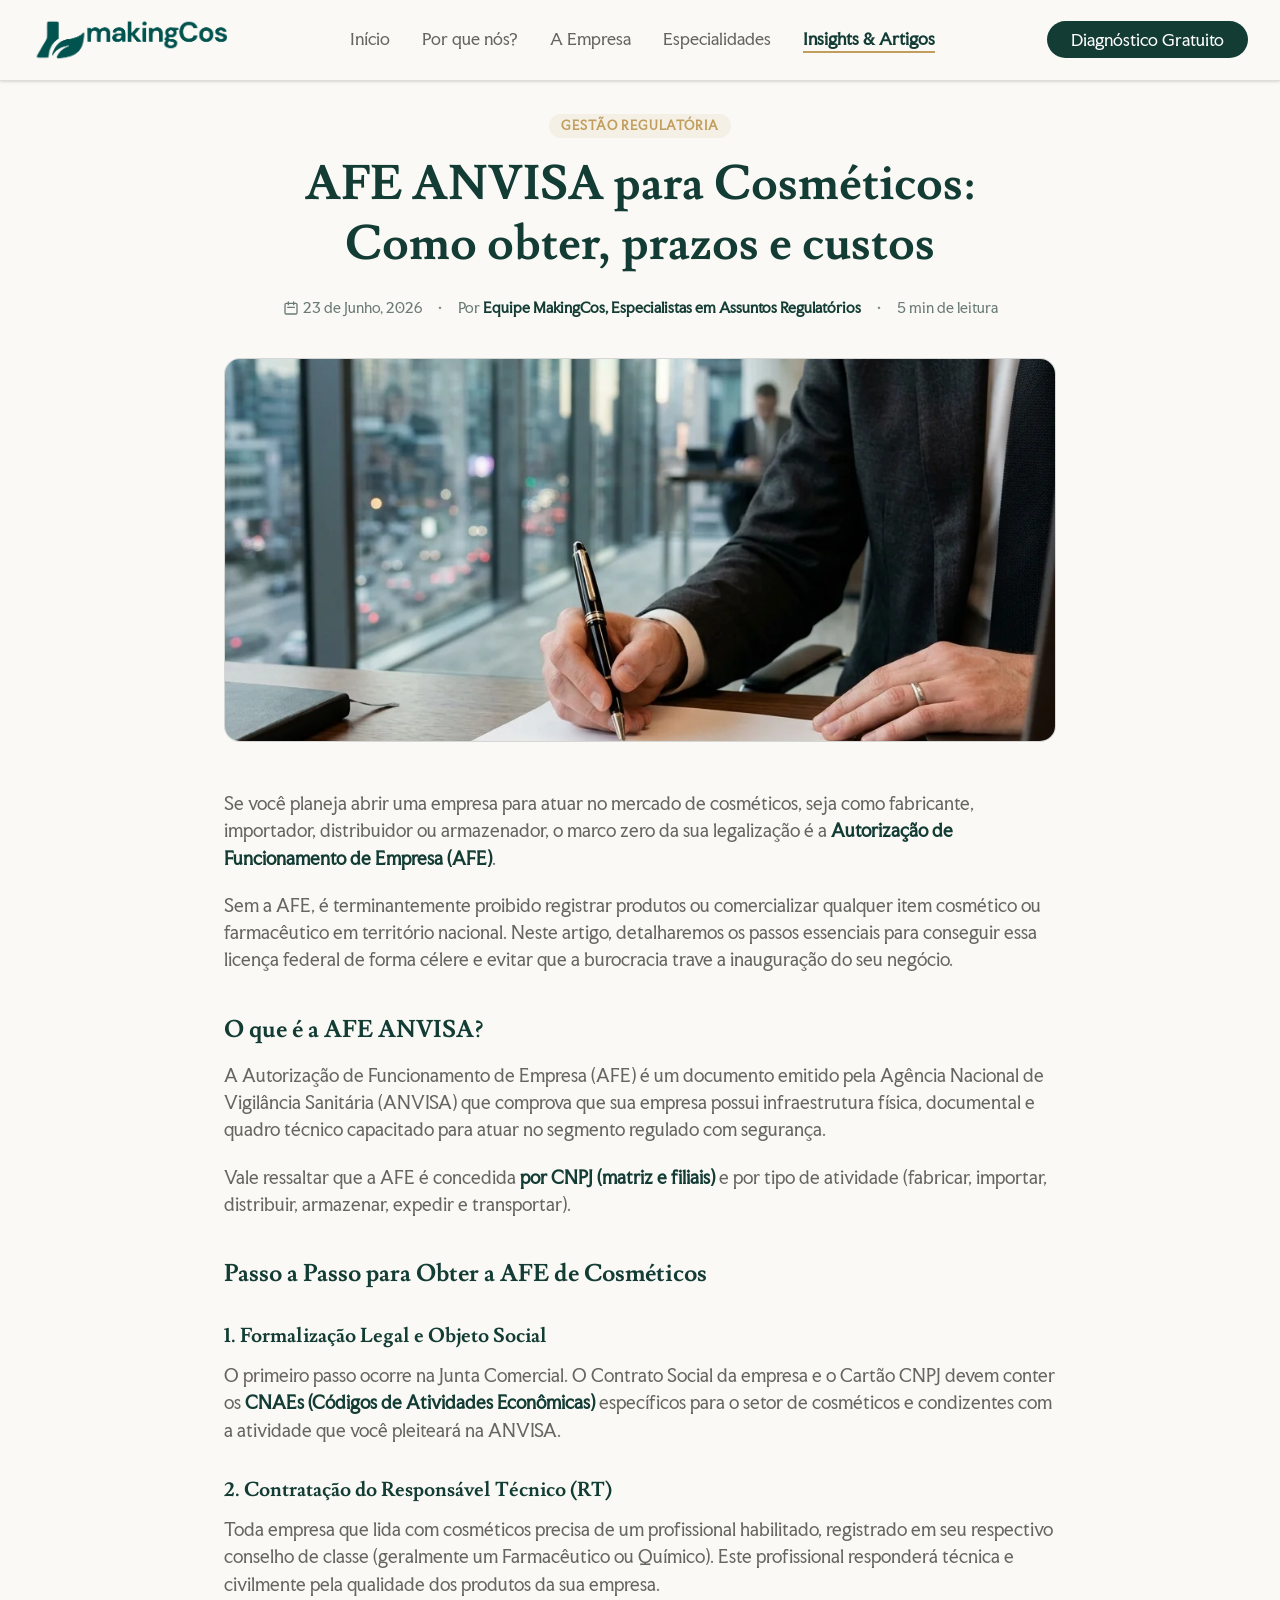
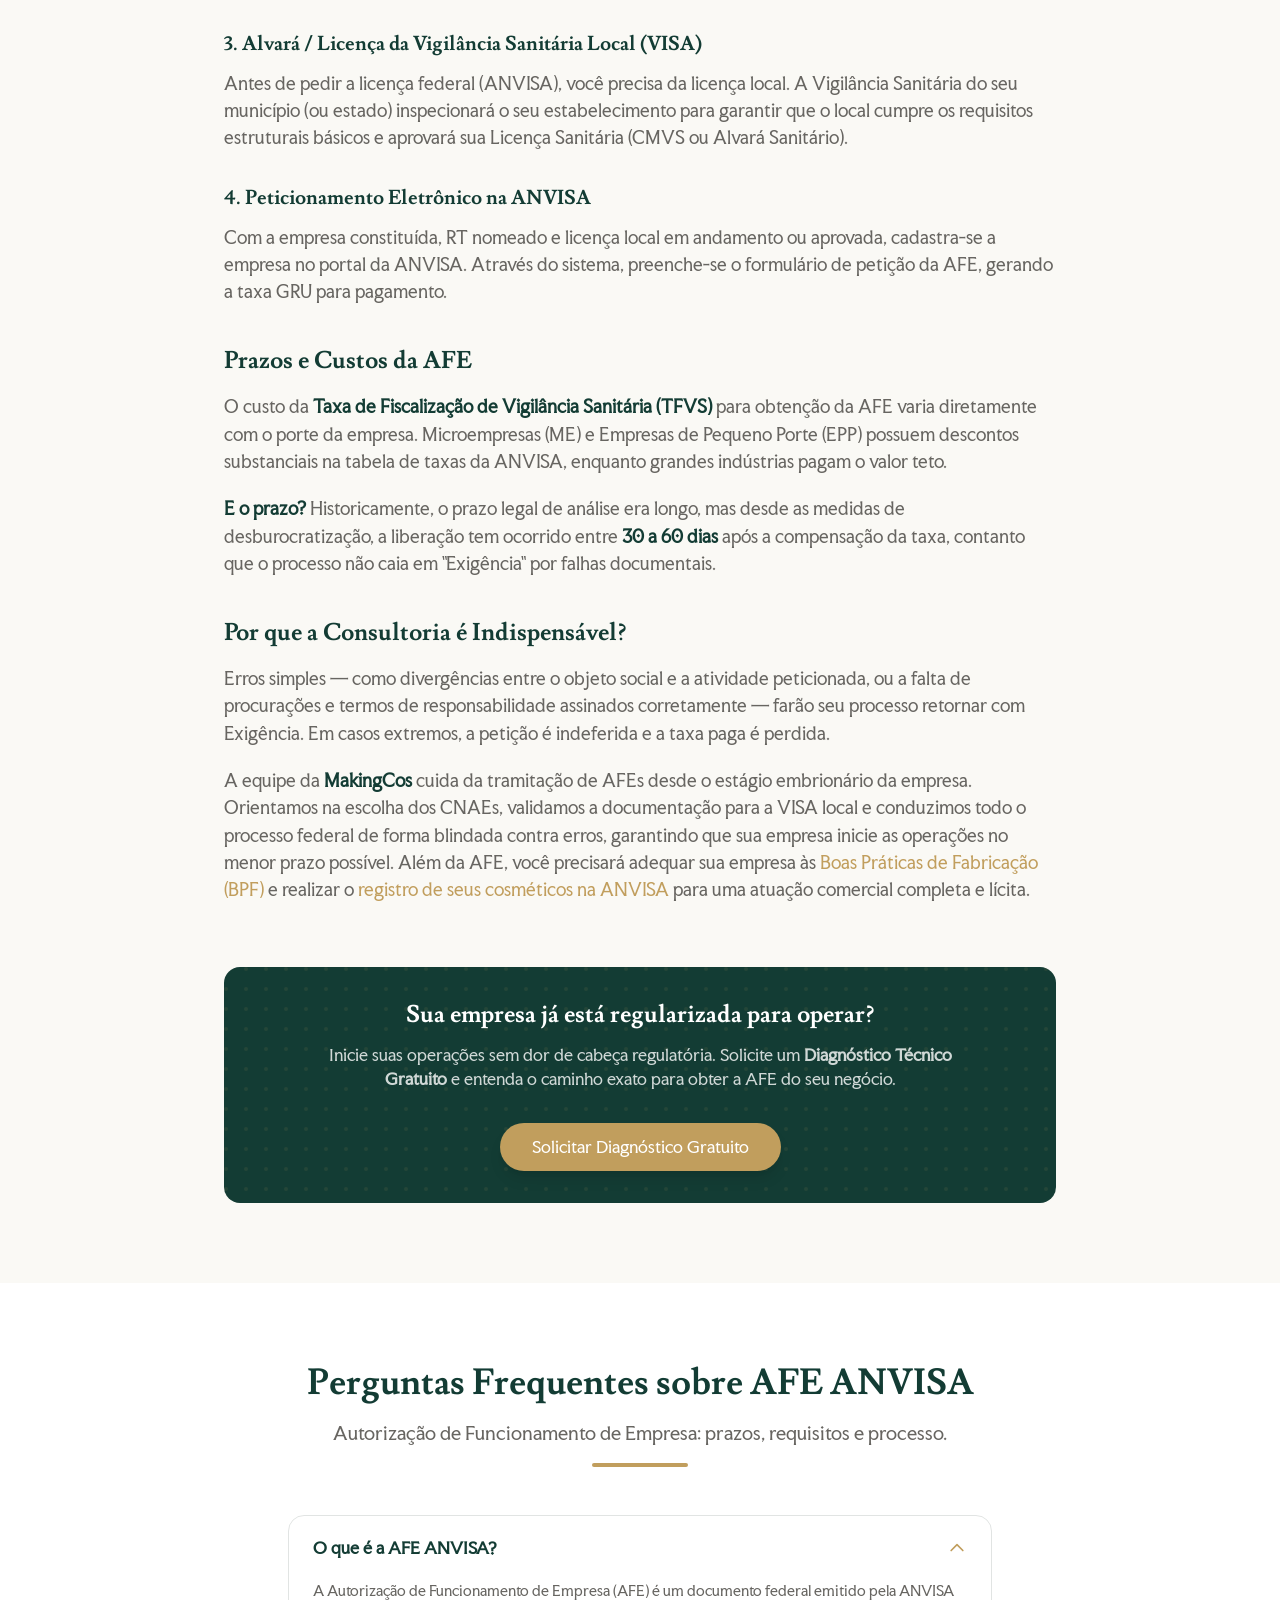
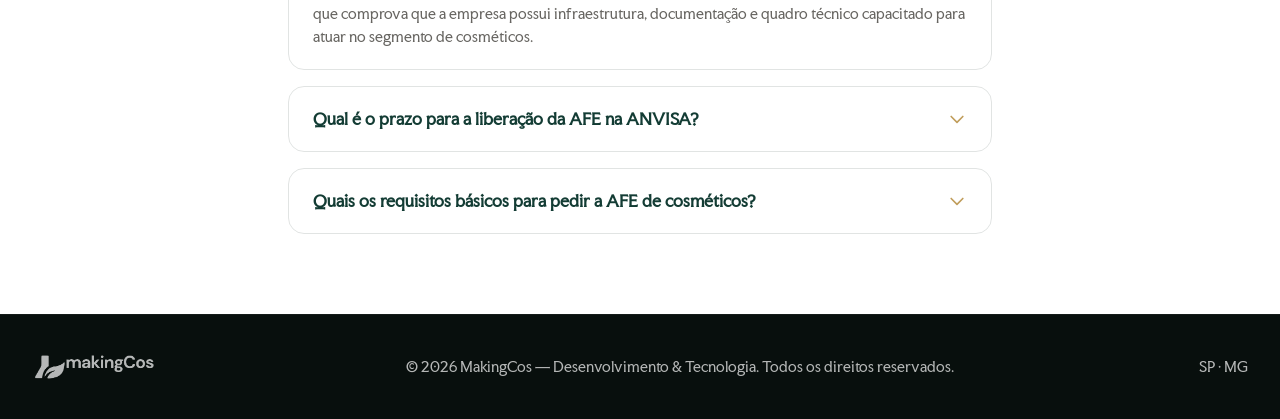
<file: artigo-afe-anvisa.html>
<!DOCTYPE html>
<html lang="pt-BR">
<head>
    <meta charset="UTF-8">
    <meta name="viewport" content="width=device-width, initial-scale=1.0">
    
    <!-- SEO Básico -->
    <title>AFE ANVISA para Cosméticos: Como obter e Custos | MakingCos</title>
    <link rel="icon" type="image/webp" href="./media/makingcos-icon.webp">
    <meta name="description" content="Aprenda o passo a passo para obter a AFE ANVISA para empresas de cosméticos. Descubra os requisitos, prazos, taxas e como agilizar sua autorização.">
    
    <!-- Canonical & Open Graph -->
    <link rel="canonical" href="https://makingcos.com.br/artigo-afe-anvisa.html">
    <meta property="og:type"        content="article">
    <meta property="og:url"         content="https://makingcos.com.br/artigo-afe-anvisa.html">
    <meta property="og:title"       content="AFE ANVISA para Cosméticos: Como obter e Custos | MakingCos">
    <meta property="og:description" content="Aprenda o passo a passo para obter a AFE ANVISA para empresas de cosméticos. Descubra os requisitos, prazos, taxas e como agilizar sua autorização.">
    
    <!-- Dados Estruturados: Artigo e FAQ (GEO/SEO) -->
    <script type="application/ld+json">
    [
    {
        "@context": "https://schema.org",
        "@type": "BlogPosting",
        "mainEntityOfPage": {
        "@type": "WebPage",
        "@id": "https://makingcos.com.br/artigo-afe-anvisa.html"
        },
        "headline": "AFE ANVISA para Cosméticos: Como obter, prazos e custos",
        "description": "O primeiro passo para qualquer indústria, importadora ou distribuidora de cosméticos. Descubra os requisitos técnicos e as taxas para emissão da AFE.",
        "image": "https://makingcos.com.br/media/hero-afe-anvisa.webp",  
        "author": {
        "@type": "Organization",
        "name": "Equipe MakingCos",
        "url": "https://makingcos.com.br"
        },  
        "publisher": {
        "@type": "Organization",
        "name": "MakingCos",
        "logo": {
            "@type": "ImageObject",
            "url": "https://makingcos.com.br/media/makingcos-icon.webp"
        }
        },
        "datePublished": "2026-06-23T08:00:00-03:00",
        "dateModified": "2026-06-23T08:00:00-03:00"
    },
    {
        "@context": "https://schema.org",
        "@type": "FAQPage",
        "mainEntity": [
        {
            "@type": "Question",
            "name": "O que é a AFE ANVISA?",
            "acceptedAnswer": {
            "@type": "Answer",
            "text": "A Autorização de Funcionamento de Empresa (AFE) é um documento federal emitido pela ANVISA que comprova que a empresa possui infraestrutura, documentação e quadro técnico capacitado para atuar no segmento de cosméticos."
            }
        },
        {
            "@type": "Question",
            "name": "Qual é o prazo para a liberação da AFE na ANVISA?",
            "acceptedAnswer": {
            "@type": "Answer",
            "text": "Atualmente, a liberação da AFE costuma ocorrer entre 30 a 60 dias após a compensação da taxa (TFVS), desde que o processo seja protocolado corretamente e não caia em exigência documental."
            }
        },
        {
            "@type": "Question",
            "name": "Quais os requisitos básicos para pedir a AFE de cosméticos?",
            "acceptedAnswer": {
            "@type": "Answer",
            "text": "A empresa precisa ter os CNAEs específicos no CNPJ, contratar um Responsável Técnico habilitado e possuir a Licença da Vigilância Sanitária Local (Alvará Sanitário) antes ou durante o peticionamento eletrônico na ANVISA."
            }
        }
        ]
    }
    ]
    </script>

    <link rel="preconnect" href="https://fonts.googleapis.com">
    <link rel="preconnect" href="https://fonts.gstatic.com" crossorigin>
    <link href="https://fonts.googleapis.com/css2?family=Faculty+Glyphic&family=Lusitana:wght@400;700&display=swap" rel="stylesheet">

    <link rel="stylesheet" href="output.css">

    <!-- Google tag (gtag.js) -->
    <script async src="https://www.googletagmanager.com/gtag/js?id=AW-18187094049"></script>
    <script>
      window.dataLayer = window.dataLayer || [];
      function gtag(){dataLayer.push(arguments);}
      gtag('js', new Date());

      gtag('config', 'AW-18187094049');
      gtag('config', 'G-XRKTTGZR8V');
    </script>
</head>

<body class="bg-offwhite text-textgrey font-sans antialiased">

    <!-- Header / Navbar (PÁGINA INTERNA DE ARTIGOS) -->
    <header id="navbar" class="fixed w-full top-0 z-50 glass-header shadow-sm transition-all duration-300">
        <div class="max-w-7xl mx-auto px-4 sm:px-6 lg:px-8">
            <div class="flex justify-between items-center h-20">
                <div class="flex items-center gap-3">
                    <a href="index.html">
                        <img src="./media/makingcos.webp" alt="Logo MakingCos" class="h-16">
                    </a>
                </div>
                <nav class="hidden md:flex space-x-8">
                    <a href="index.html#hero" class="text-textgrey hover:text-primary font-medium transition-colors">Início</a>
                    <a href="index.html#value-proposition" class="text-textgrey hover:text-primary font-medium transition-colors">Por que nós?</a>
                    <a href="index.html#identity" class="text-textgrey hover:text-primary font-medium transition-colors">A Empresa</a>
                    <a href="index.html#services" class="text-textgrey hover:text-primary font-medium transition-colors">Especialidades</a>
                    <a href="index.html#insights" class="text-primary font-bold border-b-2 border-accent transition-colors">Insights & Artigos</a>
                </nav>
                <div class="hidden md:block">
                    <a href="index.html#contact-section" class="px-6 py-2 bg-primary text-white rounded-full hover:bg-primary/90 transition-colors font-medium">Diagnóstico Gratuito</a>
                </div>
                <button id="menuToggle" class="md:hidden flex flex-col gap-1.5 p-2" aria-label="Abrir menu" aria-expanded="false">
                    <span class="block w-6 h-0.5 bg-primary"></span>
                    <span class="block w-6 h-0.5 bg-primary"></span>
                    <span class="block w-6 h-0.5 bg-primary"></span>
                </button>
            </div>
        </div>
        <div id="mobileMenu" class="hidden md:hidden bg-offwhite border-t border-muted/20 px-4 py-4 space-y-3">
            <a href="index.html#hero" class="block text-textgrey hover:text-primary font-medium py-1">Início</a>
            <a href="index.html#value-proposition" class="block text-textgrey hover:text-primary font-medium py-1">Por que nós?</a>
            <a href="index.html#identity" class="block text-textgrey hover:text-primary font-medium py-1">A Empresa</a>
            <a href="index.html#services" class="block text-textgrey hover:text-primary font-medium py-1">Especialidades</a>
            <a href="index.html#insights" class="block text-primary font-bold py-1">Insights &amp; Artigos</a>
            <a href="index.html#contact-section" class="block w-full text-center px-6 py-2 bg-primary text-white rounded-full font-medium mt-2">Diagnóstico Gratuito</a>
        </div>
    </header>

    <main class="pt-28 pb-20">
        <div class="max-w-4xl mx-auto px-4 sm:px-6 lg:px-8">
            
            <div class="mb-10 text-center">
                <span class="inline-block px-3 py-1 bg-accent/10 text-accent text-xs font-bold uppercase tracking-wider rounded-full mb-4">Gestão Regulatória</span>
                <h1 class="text-3xl md:text-5xl font-serif font-bold text-primary leading-tight mb-6">
                    AFE ANVISA para Cosméticos:<br> Como obter, prazos e custos
                </h1>
                <div class="flex items-center justify-center gap-4 text-sm text-muted font-sans">
                    <span class="flex items-center gap-1"><svg class="w-4 h-4" fill="none" stroke="currentColor" viewBox="0 0 24 24"><path stroke-linecap="round" stroke-linejoin="round" stroke-width="2" d="M8 7V3m8 4V3m-9 8h10M5 21h14a2 2 0 002-2V7a2 2 0 00-2-2H5a2 2 0 00-2 2v12a2 2 0 002 2z"></path></svg> 23 de Junho, 2026</span>
                    <span>•</span>
                    <span>Por <strong class="text-primary">Equipe MakingCos, Especialistas em Assuntos Regulatórios</strong></span>
                    <span>•</span>
                    <span>5 min de leitura</span>
                </div>
            </div>

            <!-- Imagem de Destaque -->
            <div class="w-full h-64 md:h-96 bg-primary/5 rounded-2xl border border-muted/20 mb-12 flex items-center justify-center overflow-hidden">
                <img src="./media/hero-afe-anvisa.webp" alt="Autorização de Funcionamento de Empresa (AFE) na ANVISA" width="auto" height="384" loading="lazy" class="w-full h-full object-cover">
            </div>

            <article class="prose max-w-none">
                <p>Se você planeja abrir uma empresa para atuar no mercado de cosméticos, seja como fabricante, importador, distribuidor ou armazenador, o marco zero da sua legalização é a <strong>Autorização de Funcionamento de Empresa (AFE)</strong>.</p>
                
                <p>Sem a AFE, é terminantemente proibido registrar produtos ou comercializar qualquer item cosmético ou farmacêutico em território nacional. Neste artigo, detalharemos os passos essenciais para conseguir essa licença federal de forma célere e evitar que a burocracia trave a inauguração do seu negócio.</p>

                <h2>O que é a AFE ANVISA?</h2>
                <p>A Autorização de Funcionamento de Empresa (AFE) é um documento emitido pela Agência Nacional de Vigilância Sanitária (ANVISA) que comprova que sua empresa possui infraestrutura física, documental e quadro técnico capacitado para atuar no segmento regulado com segurança.</p>
                <p>Vale ressaltar que a AFE é concedida <strong>por CNPJ (matriz e filiais)</strong> e por tipo de atividade (fabricar, importar, distribuir, armazenar, expedir e transportar).</p>

                <h2>Passo a Passo para Obter a AFE de Cosméticos</h2>

                <h3>1. Formalização Legal e Objeto Social</h3>
                <p>O primeiro passo ocorre na Junta Comercial. O Contrato Social da empresa e o Cartão CNPJ devem conter os <strong>CNAEs (Códigos de Atividades Econômicas)</strong> específicos para o setor de cosméticos e condizentes com a atividade que você pleiteará na ANVISA.</p>

                <h3>2. Contratação do Responsável Técnico (RT)</h3>
                <p>Toda empresa que lida com cosméticos precisa de um profissional habilitado, registrado em seu respectivo conselho de classe (geralmente um Farmacêutico ou Químico). Este profissional responderá técnica e civilmente pela qualidade dos produtos da sua empresa.</p>

                <h3>3. Alvará / Licença da Vigilância Sanitária Local (VISA)</h3>
                <p>Antes de pedir a licença federal (ANVISA), você precisa da licença local. A Vigilância Sanitária do seu município (ou estado) inspecionará o seu estabelecimento para garantir que o local cumpre os requisitos estruturais básicos e aprovará sua Licença Sanitária (CMVS ou Alvará Sanitário).</p>

                <h3>4. Peticionamento Eletrônico na ANVISA</h3>
                <p>Com a empresa constituída, RT nomeado e licença local em andamento ou aprovada, cadastra-se a empresa no portal da ANVISA. Através do sistema, preenche-se o formulário de petição da AFE, gerando a taxa GRU para pagamento.</p>

                <h2>Prazos e Custos da AFE</h2>
                <p>O custo da <strong>Taxa de Fiscalização de Vigilância Sanitária (TFVS)</strong> para obtenção da AFE varia diretamente com o porte da empresa. Microempresas (ME) e Empresas de Pequeno Porte (EPP) possuem descontos substanciais na tabela de taxas da ANVISA, enquanto grandes indústrias pagam o valor teto.</p>
                <p><strong>E o prazo?</strong> Historicamente, o prazo legal de análise era longo, mas desde as medidas de desburocratização, a liberação tem ocorrido entre <strong>30 a 60 dias</strong> após a compensação da taxa, contanto que o processo não caia em "Exigência" por falhas documentais.</p>

                <h2>Por que a Consultoria é Indispensável?</h2>
                <p>Erros simples — como divergências entre o objeto social e a atividade peticionada, ou a falta de procurações e termos de responsabilidade assinados corretamente — farão seu processo retornar com Exigência. Em casos extremos, a petição é indeferida e a taxa paga é perdida.</p>
                <p>A equipe da <strong>MakingCos</strong> cuida da tramitação de AFEs desde o estágio embrionário da empresa. Orientamos na escolha dos CNAEs, validamos a documentação para a VISA local e conduzimos todo o processo federal de forma blindada contra erros, garantindo que sua empresa inicie as operações no menor prazo possível. Além da AFE, você precisará adequar sua empresa às <a href="artigo-bpf-cosmeticos.html">Boas Práticas de Fabricação (BPF)</a> e realizar o <a href="artigo-registro-anvisa.html">registro de seus cosméticos na ANVISA</a> para uma atuação comercial completa e lícita.</p>
            </article>

            <div class="mt-16 bg-primary rounded-2xl p-8 relative overflow-hidden">
                <div class="absolute inset-0 opacity-10 bg-[url('[data-uri]')]"></div>
                <div class="relative z-10 text-center">
                    <h3 class="text-2xl font-serif font-bold text-white mb-3">Sua empresa já está regularizada para operar?</h3>
                    <p class="text-white/80 font-sans mb-8 max-w-2xl mx-auto">
                        Inicie suas operações sem dor de cabeça regulatória. Solicite um <strong>Diagnóstico Técnico Gratuito</strong> e entenda o caminho exato para obter a AFE do seu negócio.
                    </p>
                    <a href="index.html#contact-section" class="inline-block px-8 py-3 bg-accent text-white rounded-full font-medium hover:bg-accent/90 transition-colors shadow-lg">
                        Solicitar Diagnóstico Gratuito
                    </a>
                </div>
            </div>

        </div>
    </main>

    <!-- ═══════════ FAQ SECTION ═══════════ -->
    <section id="faq" class="py-20 bg-white" aria-labelledby="faq-heading">
        <div class="max-w-3xl mx-auto px-4 sm:px-6 lg:px-8">
            <div class="text-center mb-12">
                <h2 id="faq-heading" class="text-3xl md:text-4xl font-serif font-bold text-primary mb-4">Perguntas Frequentes sobre AFE ANVISA</h2>
                <p class="text-textgrey text-lg">Autorização de Funcionamento de Empresa: prazos, requisitos e processo.</p>
                <div class="w-24 h-1 bg-accent mx-auto mt-4 rounded-full"></div>
            </div>
            <div class="space-y-4" id="faqAccordion">

                <div class="border border-muted/20 rounded-2xl overflow-hidden">
                    <button class="faq-btn w-full text-left px-6 py-5 font-bold text-primary flex justify-between items-center hover:bg-offwhite transition-colors" aria-expanded="true">
                        <span>O que é a AFE ANVISA?</span>
                        <svg class="faq-chevron w-5 h-5 text-accent flex-shrink-0 transition-transform" style="transform:rotate(180deg)" fill="none" stroke="currentColor" viewBox="0 0 24 24"><path stroke-linecap="round" stroke-linejoin="round" stroke-width="2" d="M19 9l-7 7-7-7"/></svg>
                    </button>
                    <div class="faq-body px-6 pb-5 text-textgrey text-sm leading-relaxed">
                        A Autorização de Funcionamento de Empresa (AFE) é um documento federal emitido pela ANVISA que comprova que a empresa possui infraestrutura, documentação e quadro técnico capacitado para atuar no segmento de cosméticos.
                    </div>
                </div>

                <div class="border border-muted/20 rounded-2xl overflow-hidden">
                    <button class="faq-btn w-full text-left px-6 py-5 font-bold text-primary flex justify-between items-center hover:bg-offwhite transition-colors" aria-expanded="false">
                        <span>Qual é o prazo para a liberação da AFE na ANVISA?</span>
                        <svg class="faq-chevron w-5 h-5 text-accent flex-shrink-0 transition-transform" fill="none" stroke="currentColor" viewBox="0 0 24 24"><path stroke-linecap="round" stroke-linejoin="round" stroke-width="2" d="M19 9l-7 7-7-7"/></svg>
                    </button>
                    <div class="faq-body hidden px-6 pb-5 text-textgrey text-sm leading-relaxed">
                        Atualmente, a liberação da AFE costuma ocorrer entre 30 a 60 dias após a compensação da taxa (TFVS), desde que o processo seja protocolado corretamente e não caia em exigência documental.
                    </div>
                </div>

                <div class="border border-muted/20 rounded-2xl overflow-hidden">
                    <button class="faq-btn w-full text-left px-6 py-5 font-bold text-primary flex justify-between items-center hover:bg-offwhite transition-colors" aria-expanded="false">
                        <span>Quais os requisitos básicos para pedir a AFE de cosméticos?</span>
                        <svg class="faq-chevron w-5 h-5 text-accent flex-shrink-0 transition-transform" fill="none" stroke="currentColor" viewBox="0 0 24 24"><path stroke-linecap="round" stroke-linejoin="round" stroke-width="2" d="M19 9l-7 7-7-7"/></svg>
                    </button>
                    <div class="faq-body hidden px-6 pb-5 text-textgrey text-sm leading-relaxed">
                        A empresa precisa ter os CNAEs específicos no CNPJ, contratar um Responsável Técnico habilitado e possuir a Licença da Vigilância Sanitária Local (Alvará Sanitário) antes ou durante o peticionamento eletrônico na ANVISA.
                    </div>
                </div>

            </div>
        </div>
    </section>
    <!-- ══════════════════════════════════ -->

    <footer class="bg-[#080f0d] text-white/70 py-8 border-t border-white/5">
        <div class="max-w-7xl mx-auto px-4 sm:px-6 lg:px-8 flex flex-col md:flex-row items-center justify-between gap-4 text-sm font-sans">
            <a href="index.html">
                <img src="./media/makingcos.webp" alt="Logo MakingCos" loading="lazy" width="auto" height="40" class="h-10" style="filter: brightness(0) invert(1); opacity: 0.7;">
            </a>
            <p>&copy; 2026 MakingCos — Desenvolvimento &amp; Tecnologia. Todos os direitos reservados.</p>
            <span>SP · MG</span>
        </div>
    </footer>

    <!-- Scripts funcionais -->
    <script>
    (function () {
        /* Header shrink ao scroll */
        var navbar = document.getElementById("navbar");
        if (navbar) {
            window.addEventListener("scroll", function () {
                if (window.scrollY > 40) {
                    navbar.classList.add("shadow-md");
                    navbar.style.height = "";
                } else {
                    navbar.classList.remove("shadow-md");
                }
            }, { passive: true });
        }

        /* Menu mobile hamburguer */
        var toggle = document.getElementById("menuToggle");
        var mobileMenu = document.getElementById("mobileMenu");
        if (toggle && mobileMenu) {
            toggle.addEventListener("click", function () {
                var open = mobileMenu.classList.toggle("hidden");
                toggle.setAttribute("aria-expanded", String(!open));
            });
            mobileMenu.querySelectorAll("a").forEach(function (link) {
                link.addEventListener("click", function () {
                    mobileMenu.classList.add("hidden");
                    toggle.setAttribute("aria-expanded", "false");
                });
            });
        }
    })();
    </script>

    <!-- FAQ Accordion -->
    <script>
    (function () {
        document.querySelectorAll('.faq-btn').forEach(function (btn) {
            btn.addEventListener('click', function () {
                var body    = btn.nextElementSibling;
                var chevron = btn.querySelector('.faq-chevron');
                var isOpen  = btn.getAttribute('aria-expanded') === 'true';

                document.querySelectorAll('.faq-btn').forEach(function (other) {
                    if (other !== btn) {
                        other.setAttribute('aria-expanded', 'false');
                        other.nextElementSibling.classList.add('hidden');
                        var otherChevron = other.querySelector('.faq-chevron');
                        if (otherChevron) otherChevron.style.transform = '';
                    }
                });

                if (isOpen) {
                    btn.setAttribute('aria-expanded', 'false');
                    body.classList.add('hidden');
                    if (chevron) chevron.style.transform = '';
                } else {
                    btn.setAttribute('aria-expanded', 'true');
                    body.classList.remove('hidden');
                    if (chevron) chevron.style.transform = 'rotate(180deg)';
                }
            });
        });
    })();
    </script>
</body>

</html>
</file>
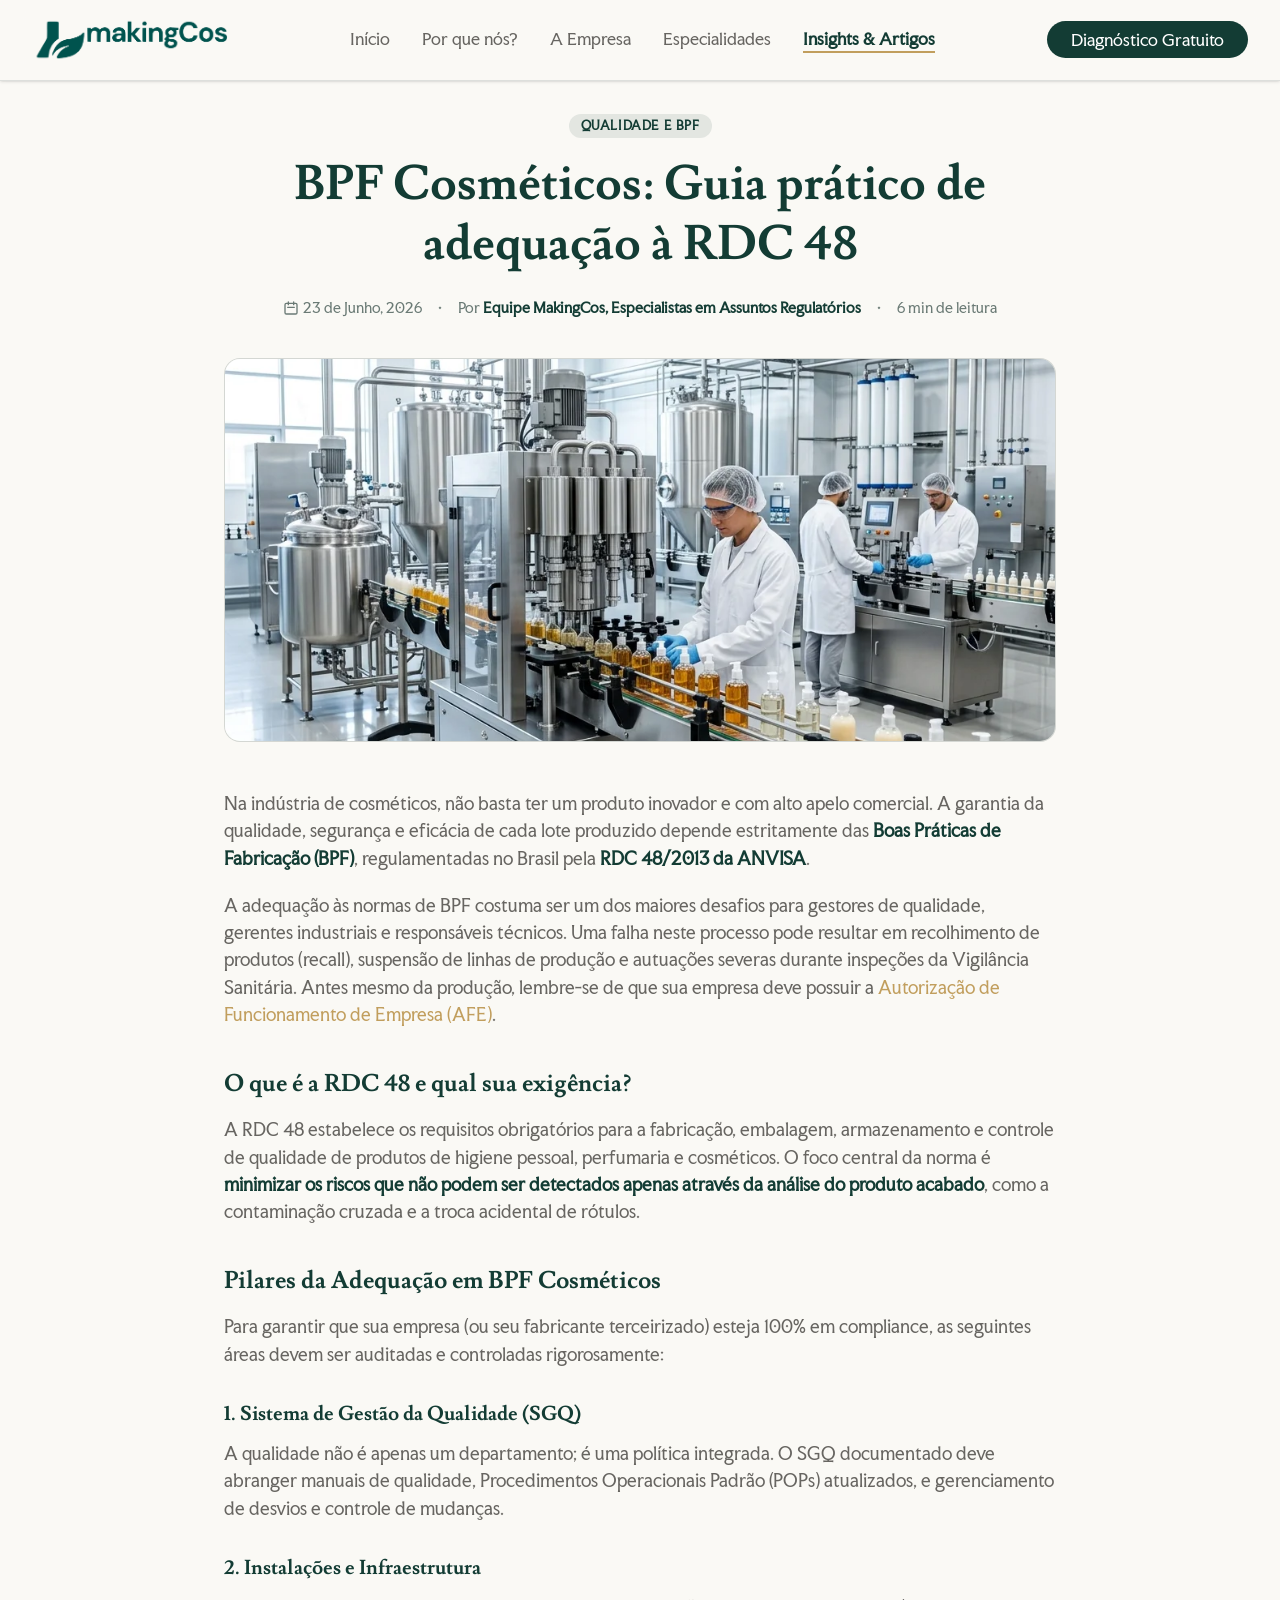
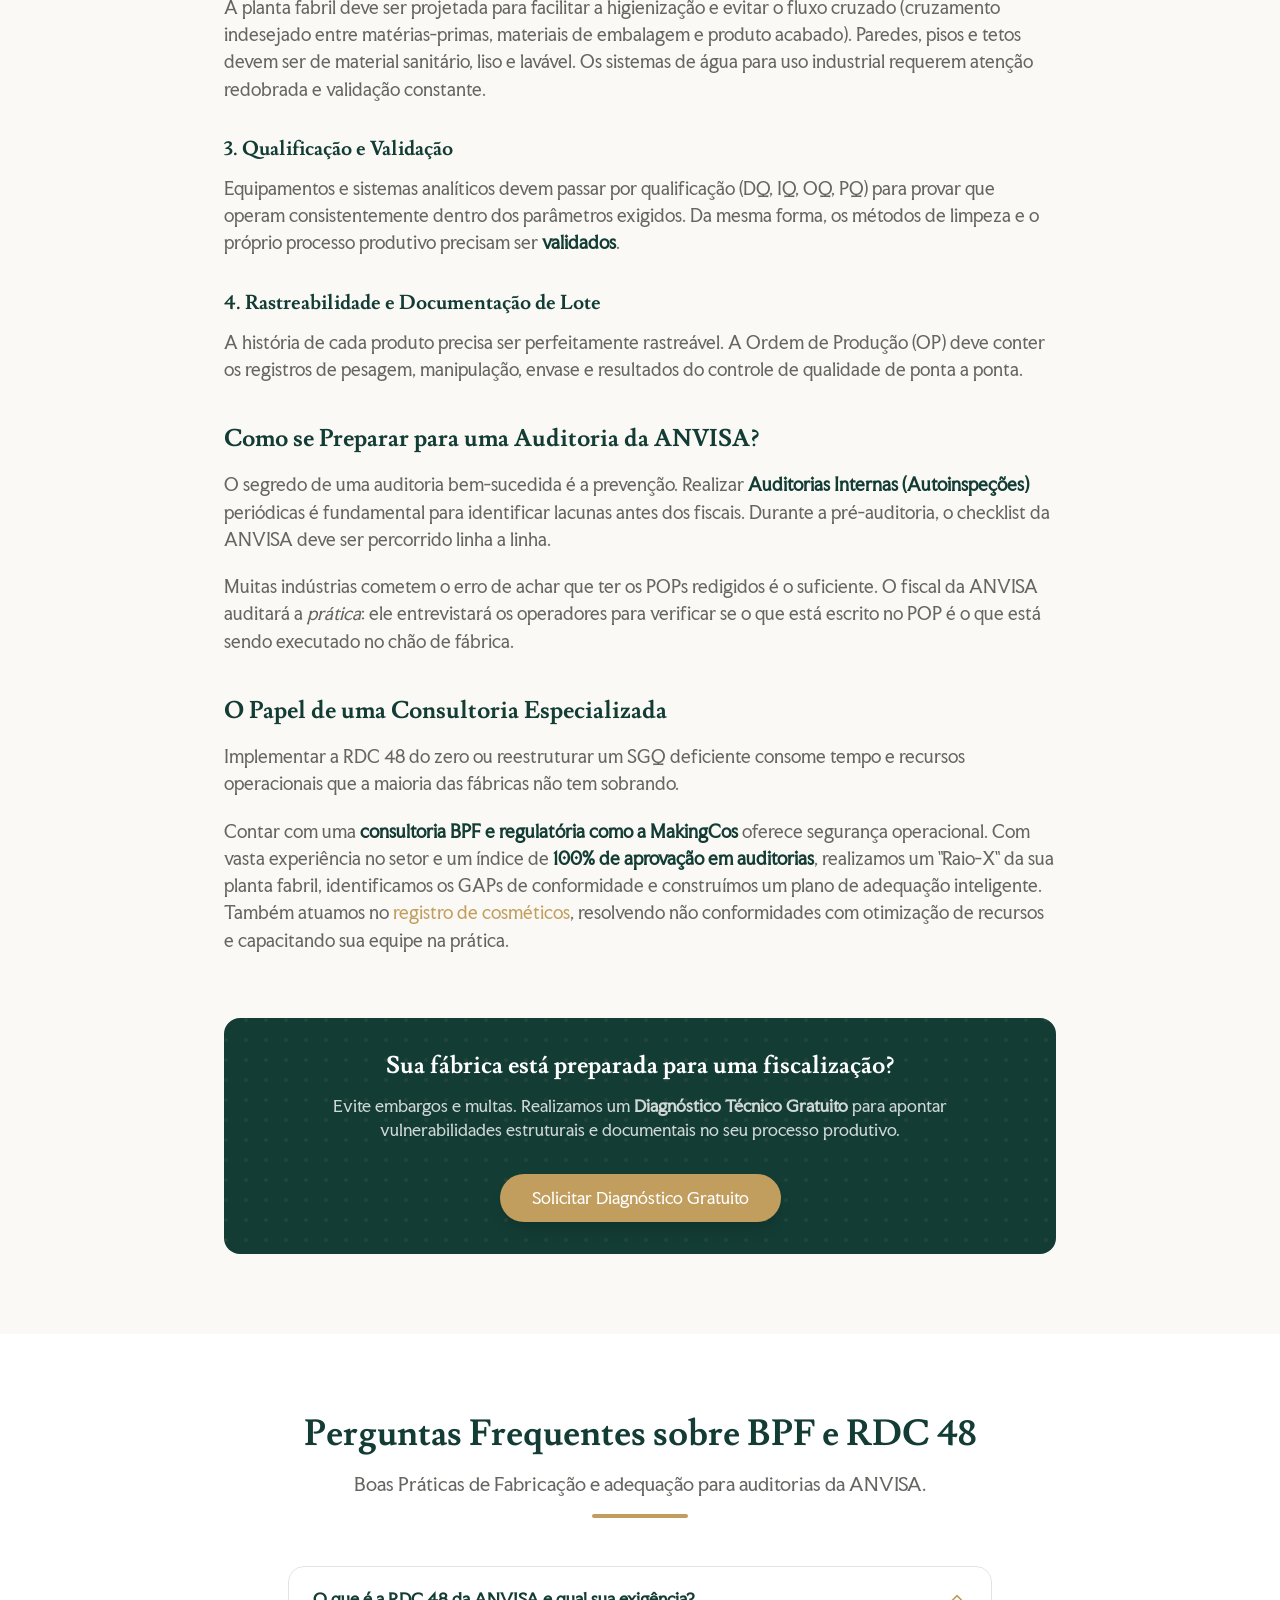
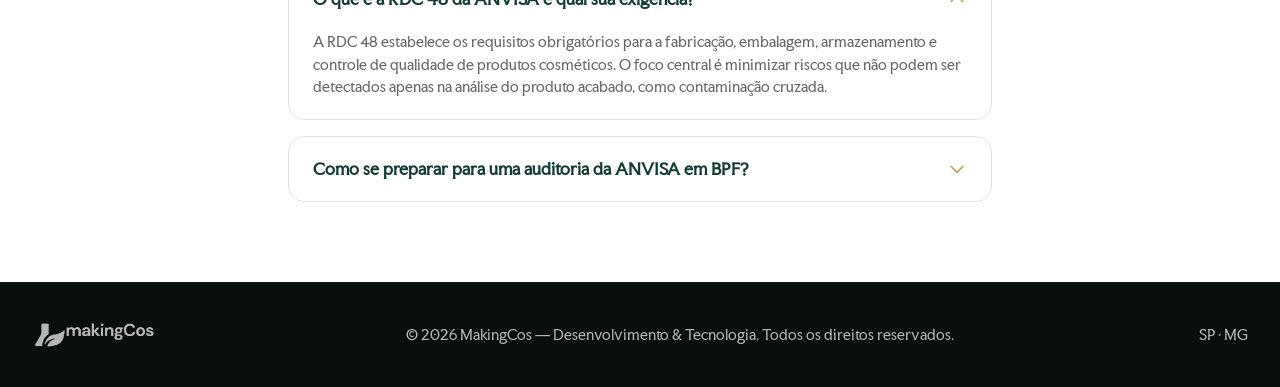
<file: artigo-bpf-cosmeticos.html>
<!DOCTYPE html>
<html lang="pt-BR">
<head>
    <meta charset="UTF-8">
    <meta name="viewport" content="width=device-width, initial-scale=1.0">
    
    <!-- SEO Básico -->
    <title>BPF Cosméticos (RDC 48): Guia Completo 2026 | MakingCos</title>
    <link rel="icon" type="image/webp" href="./media/makingcos-icon.webp">

    <meta name="description" content="Guia completo de BPF para cosméticos (RDC 48): pilares, preparação para auditorias da ANVISA e como evitar autuações e multas na sua indústria.">
    
    <!-- Canonical -->
    <link rel="canonical" href="https://makingcos.com.br/artigo-bpf-cosmeticos.html">
    <meta property="og:title" content="BPF Cosméticos (RDC 48): Guia Completo 2026 | MakingCos">
    <meta property="og:description" content="Guia completo de BPF para cosméticos (RDC 48): pilares, preparação para auditorias da ANVISA e como evitar autuações e multas na sua indústria.">
    <meta property="og:type" content="article">
    <meta property="og:url" content="https://makingcos.com.br/artigo-bpf-cosmeticos.html">
    
    <!-- Dados Estruturados: Artigo e FAQ (GEO/SEO) -->
    <script type="application/ld+json">
    [
    {
        "@context": "https://schema.org",
        "@type": "BlogPosting",
        "mainEntityOfPage": {
        "@type": "WebPage",
        "@id": "https://makingcos.com.br/artigo-bpf-cosmeticos.html"
        },
        "headline": "BPF Cosméticos: Guia Prático de Adequação à RDC 48",
        "description": "Boas Práticas de Fabricação não são apenas obrigações legais, mas diferenciais de mercado. Veja como preparar sua planta fabril para uma auditoria sem sustos.",
        "image": "https://makingcos.com.br/media/hero-cosmeticos-bpf.webp",  
        "author": {
        "@type": "Organization",
        "name": "Equipe MakingCos",
        "url": "https://makingcos.com.br"
        },  
        "publisher": {
        "@type": "Organization",
        "name": "MakingCos",
        "logo": {
            "@type": "ImageObject",
            "url": "https://makingcos.com.br/media/makingcos-icon.webp"
        }
        },
        "datePublished": "2026-06-23T08:00:00-03:00",
        "dateModified": "2026-06-23T08:00:00-03:00"
    },
    {
        "@context": "https://schema.org",
        "@type": "FAQPage",
        "mainEntity": [
        {
            "@type": "Question",
            "name": "O que é a RDC 48 da ANVISA e qual sua exigência?",
            "acceptedAnswer": {
            "@type": "Answer",
            "text": "A RDC 48 estabelece os requisitos obrigatórios para a fabricação, embalagem, armazenamento e controle de qualidade de produtos cosméticos. O foco central é minimizar riscos que não podem ser detectados apenas na análise do produto acabado, como contaminação cruzada."
            }
        },
        {
            "@type": "Question",
            "name": "Como se preparar para uma auditoria da ANVISA em BPF?",
            "acceptedAnswer": {
            "@type": "Answer",
            "text": "O segredo é a prevenção através de Auditorias Internas (Autoinspeções) periódicas. O checklist da ANVISA deve ser percorrido linha a linha, garantindo que os Procedimentos Operacionais Padrão (POPs) reflitam exatamente a prática executada no chão de fábrica."
            }
        }
        ]
    }
    ]
    </script>

    <link rel="preconnect" href="https://fonts.googleapis.com">
    <link rel="preconnect" href="https://fonts.gstatic.com" crossorigin>
    <link href="https://fonts.googleapis.com/css2?family=Faculty+Glyphic&family=Lusitana:wght@400;700&display=swap" rel="stylesheet">

    <link rel="stylesheet" href="output.css">

    <!-- Google tag (gtag.js) -->
    <script async src="https://www.googletagmanager.com/gtag/js?id=AW-18187094049"></script>
    <script>
      window.dataLayer = window.dataLayer || [];
      function gtag(){dataLayer.push(arguments);}
      gtag('js', new Date());

      gtag('config', 'AW-18187094049');
      gtag('config', 'G-XRKTTGZR8V');
    </script>
</head>

<body class="bg-offwhite text-textgrey font-sans antialiased">

    <!-- Header / Navbar (PÁGINA INTERNA DE ARTIGOS) -->
    <header id="navbar" class="fixed w-full top-0 z-50 glass-header shadow-sm transition-all duration-300">
        <div class="max-w-7xl mx-auto px-4 sm:px-6 lg:px-8">
            <div class="flex justify-between items-center h-20">
                <div class="flex items-center gap-3">
                    <a href="index.html">
                        <img src="./media/makingcos.webp" alt="Logo MakingCos" class="h-16">
                    </a>
                </div>
                <nav class="hidden md:flex space-x-8">
                    <a href="index.html#hero" class="text-textgrey hover:text-primary font-medium transition-colors">Início</a>
                    <a href="index.html#value-proposition" class="text-textgrey hover:text-primary font-medium transition-colors">Por que nós?</a>
                    <a href="index.html#identity" class="text-textgrey hover:text-primary font-medium transition-colors">A Empresa</a>
                    <a href="index.html#services" class="text-textgrey hover:text-primary font-medium transition-colors">Especialidades</a>
                    <a href="index.html#insights" class="text-primary font-bold border-b-2 border-accent transition-colors">Insights & Artigos</a>
                </nav>
                <div class="hidden md:block">
                    <a href="index.html#contact-section" class="px-6 py-2 bg-primary text-white rounded-full hover:bg-primary/90 transition-colors font-medium">Diagnóstico Gratuito</a>
                </div>
                <button id="menuToggle" class="md:hidden flex flex-col gap-1.5 p-2" aria-label="Abrir menu" aria-expanded="false">
                    <span class="block w-6 h-0.5 bg-primary"></span>
                    <span class="block w-6 h-0.5 bg-primary"></span>
                    <span class="block w-6 h-0.5 bg-primary"></span>
                </button>
            </div>
        </div>
        <div id="mobileMenu" class="hidden md:hidden bg-offwhite border-t border-muted/20 px-4 py-4 space-y-3">
            <a href="index.html#hero" class="block text-textgrey hover:text-primary font-medium py-1">Início</a>
            <a href="index.html#value-proposition" class="block text-textgrey hover:text-primary font-medium py-1">Por que nós?</a>
            <a href="index.html#identity" class="block text-textgrey hover:text-primary font-medium py-1">A Empresa</a>
            <a href="index.html#services" class="block text-textgrey hover:text-primary font-medium py-1">Especialidades</a>
            <a href="index.html#insights" class="block text-primary font-bold py-1">Insights &amp; Artigos</a>
            <a href="index.html#contact-section" class="block w-full text-center px-6 py-2 bg-primary text-white rounded-full font-medium mt-2">Diagnóstico Gratuito</a>
        </div>
    </header>

    <main class="pt-28 pb-20">
        <div class="max-w-4xl mx-auto px-4 sm:px-6 lg:px-8">
            
            <div class="mb-10 text-center">
                <span class="inline-block px-3 py-1 bg-[#133C34]/10 text-[#133C34] text-xs font-bold uppercase tracking-wider rounded-full mb-4">Qualidade e BPF</span>
                <h1 class="text-3xl md:text-5xl font-serif font-bold text-primary leading-tight mb-6">
                    BPF Cosméticos: Guia prático de<br> adequação à RDC 48
                </h1>
                <div class="flex items-center justify-center gap-4 text-sm text-muted font-sans">
                    <span class="flex items-center gap-1"><svg class="w-4 h-4" fill="none" stroke="currentColor" viewBox="0 0 24 24"><path stroke-linecap="round" stroke-linejoin="round" stroke-width="2" d="M8 7V3m8 4V3m-9 8h10M5 21h14a2 2 0 002-2V7a2 2 0 00-2-2H5a2 2 0 00-2 2v12a2 2 0 002 2z"></path></svg> 23 de Junho, 2026</span>
                    <span>•</span>
                    <span>Por <strong class="text-primary">Equipe MakingCos, Especialistas em Assuntos Regulatórios</strong></span>
                    <span>•</span>
                    <span>6 min de leitura</span>
                </div>
            </div>

            <!-- Imagem de Destaque -->
            <div class="w-full h-64 md:h-96 bg-primary/5 rounded-2xl border border-muted/20 mb-12 flex items-center justify-center overflow-hidden">
                <img src="./media/hero-cosmeticos-bpf.webp" alt="Boas Práticas de Fabricação (BPF) para cosméticos" width="auto" height="384" loading="lazy" class="w-full h-full object-cover">
            </div>

            <article class="prose max-w-none">
                <p>Na indústria de cosméticos, não basta ter um produto inovador e com alto apelo comercial. A garantia da qualidade, segurança e eficácia de cada lote produzido depende estritamente das <strong>Boas Práticas de Fabricação (BPF)</strong>, regulamentadas no Brasil pela <strong>RDC 48/2013 da ANVISA</strong>.</p>
                
                <p>A adequação às normas de BPF costuma ser um dos maiores desafios para gestores de qualidade, gerentes industriais e responsáveis técnicos. Uma falha neste processo pode resultar em recolhimento de produtos (recall), suspensão de linhas de produção e autuações severas durante inspeções da Vigilância Sanitária. Antes mesmo da produção, lembre-se de que sua empresa deve possuir a <a href="artigo-afe-anvisa.html">Autorização de Funcionamento de Empresa (AFE)</a>.</p>

                <h2>O que é a RDC 48 e qual sua exigência?</h2>
                <p>A RDC 48 estabelece os requisitos obrigatórios para a fabricação, embalagem, armazenamento e controle de qualidade de produtos de higiene pessoal, perfumaria e cosméticos. O foco central da norma é <strong>minimizar os riscos que não podem ser detectados apenas através da análise do produto acabado</strong>, como a contaminação cruzada e a troca acidental de rótulos.</p>

                <h2>Pilares da Adequação em BPF Cosméticos</h2>
                <p>Para garantir que sua empresa (ou seu fabricante terceirizado) esteja 100% em compliance, as seguintes áreas devem ser auditadas e controladas rigorosamente:</p>

                <h3>1. Sistema de Gestão da Qualidade (SGQ)</h3>
                <p>A qualidade não é apenas um departamento; é uma política integrada. O SGQ documentado deve abranger manuais de qualidade, Procedimentos Operacionais Padrão (POPs) atualizados, e gerenciamento de desvios e controle de mudanças.</p>

                <h3>2. Instalações e Infraestrutura</h3>
                <p>A planta fabril deve ser projetada para facilitar a higienização e evitar o fluxo cruzado (cruzamento indesejado entre matérias-primas, materiais de embalagem e produto acabado). Paredes, pisos e tetos devem ser de material sanitário, liso e lavável. Os sistemas de água para uso industrial requerem atenção redobrada e validação constante.</p>

                <h3>3. Qualificação e Validação</h3>
                <p>Equipamentos e sistemas analíticos devem passar por qualificação (DQ, IQ, OQ, PQ) para provar que operam consistentemente dentro dos parâmetros exigidos. Da mesma forma, os métodos de limpeza e o próprio processo produtivo precisam ser <strong>validados</strong>.</p>

                <h3>4. Rastreabilidade e Documentação de Lote</h3>
                <p>A história de cada produto precisa ser perfeitamente rastreável. A Ordem de Produção (OP) deve conter os registros de pesagem, manipulação, envase e resultados do controle de qualidade de ponta a ponta.</p>

                <h2>Como se Preparar para uma Auditoria da ANVISA?</h2>
                <p>O segredo de uma auditoria bem-sucedida é a prevenção. Realizar <strong>Auditorias Internas (Autoinspeções)</strong> periódicas é fundamental para identificar lacunas antes dos fiscais. Durante a pré-auditoria, o checklist da ANVISA deve ser percorrido linha a linha.</p>
                <p>Muitas indústrias cometem o erro de achar que ter os POPs redigidos é o suficiente. O fiscal da ANVISA auditará a <em>prática</em>: ele entrevistará os operadores para verificar se o que está escrito no POP é o que está sendo executado no chão de fábrica.</p>

                <h2>O Papel de uma Consultoria Especializada</h2>
                <p>Implementar a RDC 48 do zero ou reestruturar um SGQ deficiente consome tempo e recursos operacionais que a maioria das fábricas não tem sobrando.</p>
                <p>Contar com uma <strong>consultoria BPF e regulatória como a MakingCos</strong> oferece segurança operacional. Com vasta experiência no setor e um índice de <strong>100% de aprovação em auditorias</strong>, realizamos um "Raio-X" da sua planta fabril, identificamos os GAPs de conformidade e construímos um plano de adequação inteligente. Também atuamos no <a href="artigo-registro-anvisa.html">registro de cosméticos</a>, resolvendo não conformidades com otimização de recursos e capacitando sua equipe na prática.</p>
            </article>

            <div class="mt-16 bg-primary rounded-2xl p-8 relative overflow-hidden">
                <div class="absolute inset-0 opacity-10 bg-[url('[data-uri]')]"></div>
                <div class="relative z-10 text-center">
                    <h3 class="text-2xl font-serif font-bold text-white mb-3">Sua fábrica está preparada para uma fiscalização?</h3>
                    <p class="text-white/80 font-sans mb-8 max-w-2xl mx-auto">
                        Evite embargos e multas. Realizamos um <strong>Diagnóstico Técnico Gratuito</strong> para apontar vulnerabilidades estruturais e documentais no seu processo produtivo.
                    </p>
                    <a href="index.html#contact-section" class="inline-block px-8 py-3 bg-accent text-white rounded-full font-medium hover:bg-accent/90 transition-colors shadow-lg">
                        Solicitar Diagnóstico Gratuito
                    </a>
                </div>
            </div>

        </div>
    </main>

    <!-- ═══════════ FAQ SECTION ═══════════ -->
    <section id="faq" class="py-20 bg-white" aria-labelledby="faq-heading">
        <div class="max-w-3xl mx-auto px-4 sm:px-6 lg:px-8">
            <div class="text-center mb-12">
                <h2 id="faq-heading" class="text-3xl md:text-4xl font-serif font-bold text-primary mb-4">Perguntas Frequentes sobre BPF e RDC 48</h2>
                <p class="text-textgrey text-lg">Boas Práticas de Fabricação e adequação para auditorias da ANVISA.</p>
                <div class="w-24 h-1 bg-accent mx-auto mt-4 rounded-full"></div>
            </div>
            <div class="space-y-4" id="faqAccordion">

                <div class="border border-muted/20 rounded-2xl overflow-hidden">
                    <button class="faq-btn w-full text-left px-6 py-5 font-bold text-primary flex justify-between items-center hover:bg-offwhite transition-colors" aria-expanded="true">
                        <span>O que é a RDC 48 da ANVISA e qual sua exigência?</span>
                        <svg class="faq-chevron w-5 h-5 text-accent flex-shrink-0 transition-transform" style="transform:rotate(180deg)" fill="none" stroke="currentColor" viewBox="0 0 24 24"><path stroke-linecap="round" stroke-linejoin="round" stroke-width="2" d="M19 9l-7 7-7-7"/></svg>
                    </button>
                    <div class="faq-body px-6 pb-5 text-textgrey text-sm leading-relaxed">
                        A RDC 48 estabelece os requisitos obrigatórios para a fabricação, embalagem, armazenamento e controle de qualidade de produtos cosméticos. O foco central é minimizar riscos que não podem ser detectados apenas na análise do produto acabado, como contaminação cruzada.
                    </div>
                </div>

                <div class="border border-muted/20 rounded-2xl overflow-hidden">
                    <button class="faq-btn w-full text-left px-6 py-5 font-bold text-primary flex justify-between items-center hover:bg-offwhite transition-colors" aria-expanded="false">
                        <span>Como se preparar para uma auditoria da ANVISA em BPF?</span>
                        <svg class="faq-chevron w-5 h-5 text-accent flex-shrink-0 transition-transform" fill="none" stroke="currentColor" viewBox="0 0 24 24"><path stroke-linecap="round" stroke-linejoin="round" stroke-width="2" d="M19 9l-7 7-7-7"/></svg>
                    </button>
                    <div class="faq-body hidden px-6 pb-5 text-textgrey text-sm leading-relaxed">
                        O segredo é a prevenção através de Auditorias Internas (Autoinspeções) periódicas. O checklist da ANVISA deve ser percorrido linha a linha, garantindo que os Procedimentos Operacionais Padrão (POPs) reflitam exatamente a prática executada no chão de fábrica.
                    </div>
                </div>

            </div>
        </div>
    </section>
    <!-- ══════════════════════════════════ -->

    <footer class="bg-[#080f0d] text-white/70 py-8 border-t border-white/5">
        <div class="max-w-7xl mx-auto px-4 sm:px-6 lg:px-8 flex flex-col md:flex-row items-center justify-between gap-4 text-sm font-sans">
            <a href="index.html">
                <img src="./media/makingcos.webp" alt="Logo MakingCos" loading="lazy" width="auto" height="40" class="h-10" style="filter: brightness(0) invert(1); opacity: 0.7;">
            </a>
            <p>&copy; 2026 MakingCos — Desenvolvimento &amp; Tecnologia. Todos os direitos reservados.</p>
            <span>SP · MG</span>
        </div>
    </footer>

    <!-- Scripts funcionais -->
    <script>
    (function () {
        /* Header shrink ao scroll */
        var navbar = document.getElementById("navbar");
        if (navbar) {
            window.addEventListener("scroll", function () {
                if (window.scrollY > 40) {
                    navbar.classList.add("shadow-md");
                    navbar.style.height = "";
                } else {
                    navbar.classList.remove("shadow-md");
                }
            }, { passive: true });
        }

        /* Menu mobile hamburguer */
        var toggle = document.getElementById("menuToggle");
        var mobileMenu = document.getElementById("mobileMenu");
        if (toggle && mobileMenu) {
            toggle.addEventListener("click", function () {
                var open = mobileMenu.classList.toggle("hidden");
                toggle.setAttribute("aria-expanded", String(!open));
            });
            mobileMenu.querySelectorAll("a").forEach(function (link) {
                link.addEventListener("click", function () {
                    mobileMenu.classList.add("hidden");
                    toggle.setAttribute("aria-expanded", "false");
                });
            });
        }
    })();
    </script>

    <!-- FAQ Accordion -->
    <script>
    (function () {
        document.querySelectorAll('.faq-btn').forEach(function (btn) {
            btn.addEventListener('click', function () {
                var body    = btn.nextElementSibling;
                var chevron = btn.querySelector('.faq-chevron');
                var isOpen  = btn.getAttribute('aria-expanded') === 'true';

                document.querySelectorAll('.faq-btn').forEach(function (other) {
                    if (other !== btn) {
                        other.setAttribute('aria-expanded', 'false');
                        other.nextElementSibling.classList.add('hidden');
                        var otherChevron = other.querySelector('.faq-chevron');
                        if (otherChevron) otherChevron.style.transform = '';
                    }
                });

                if (isOpen) {
                    btn.setAttribute('aria-expanded', 'false');
                    body.classList.add('hidden');
                    if (chevron) chevron.style.transform = '';
                } else {
                    btn.setAttribute('aria-expanded', 'true');
                    body.classList.remove('hidden');
                    if (chevron) chevron.style.transform = 'rotate(180deg)';
                }
            });
        });
    })();
    </script>
</body>

</html>
</file>
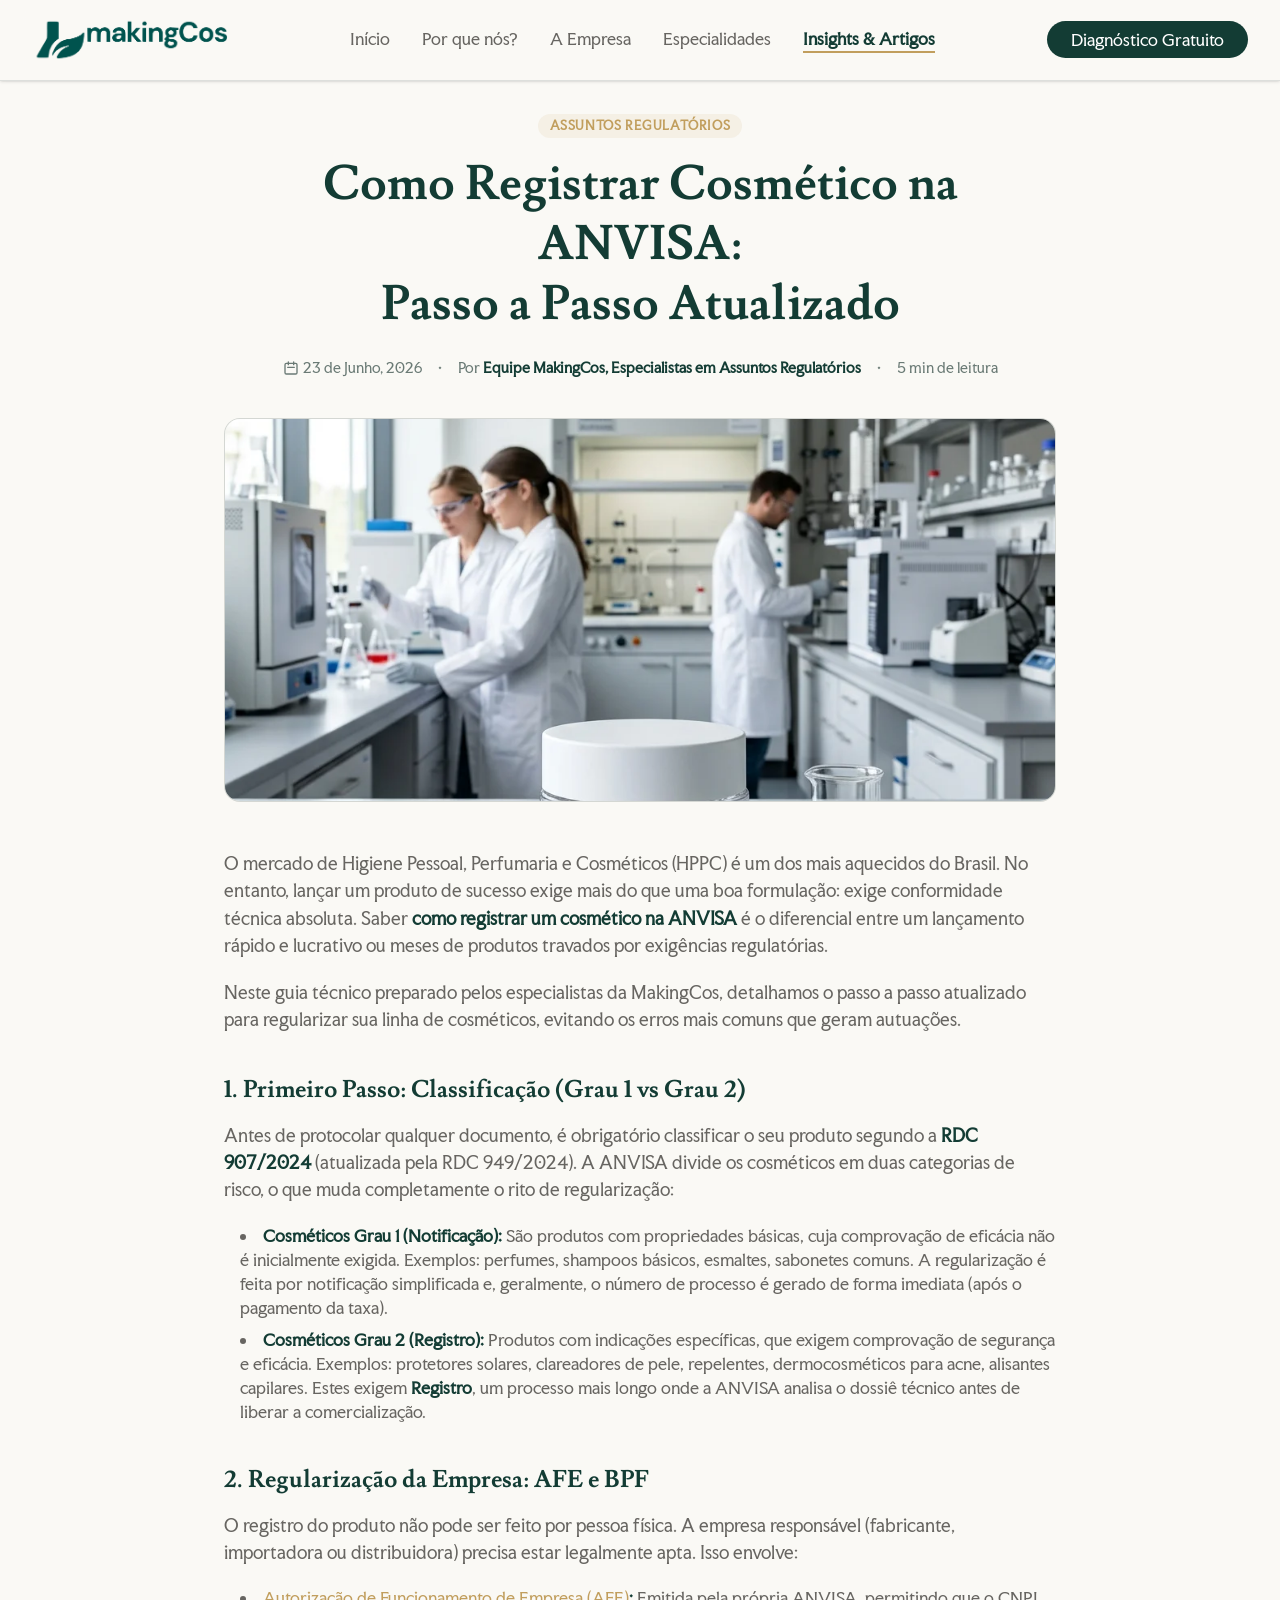
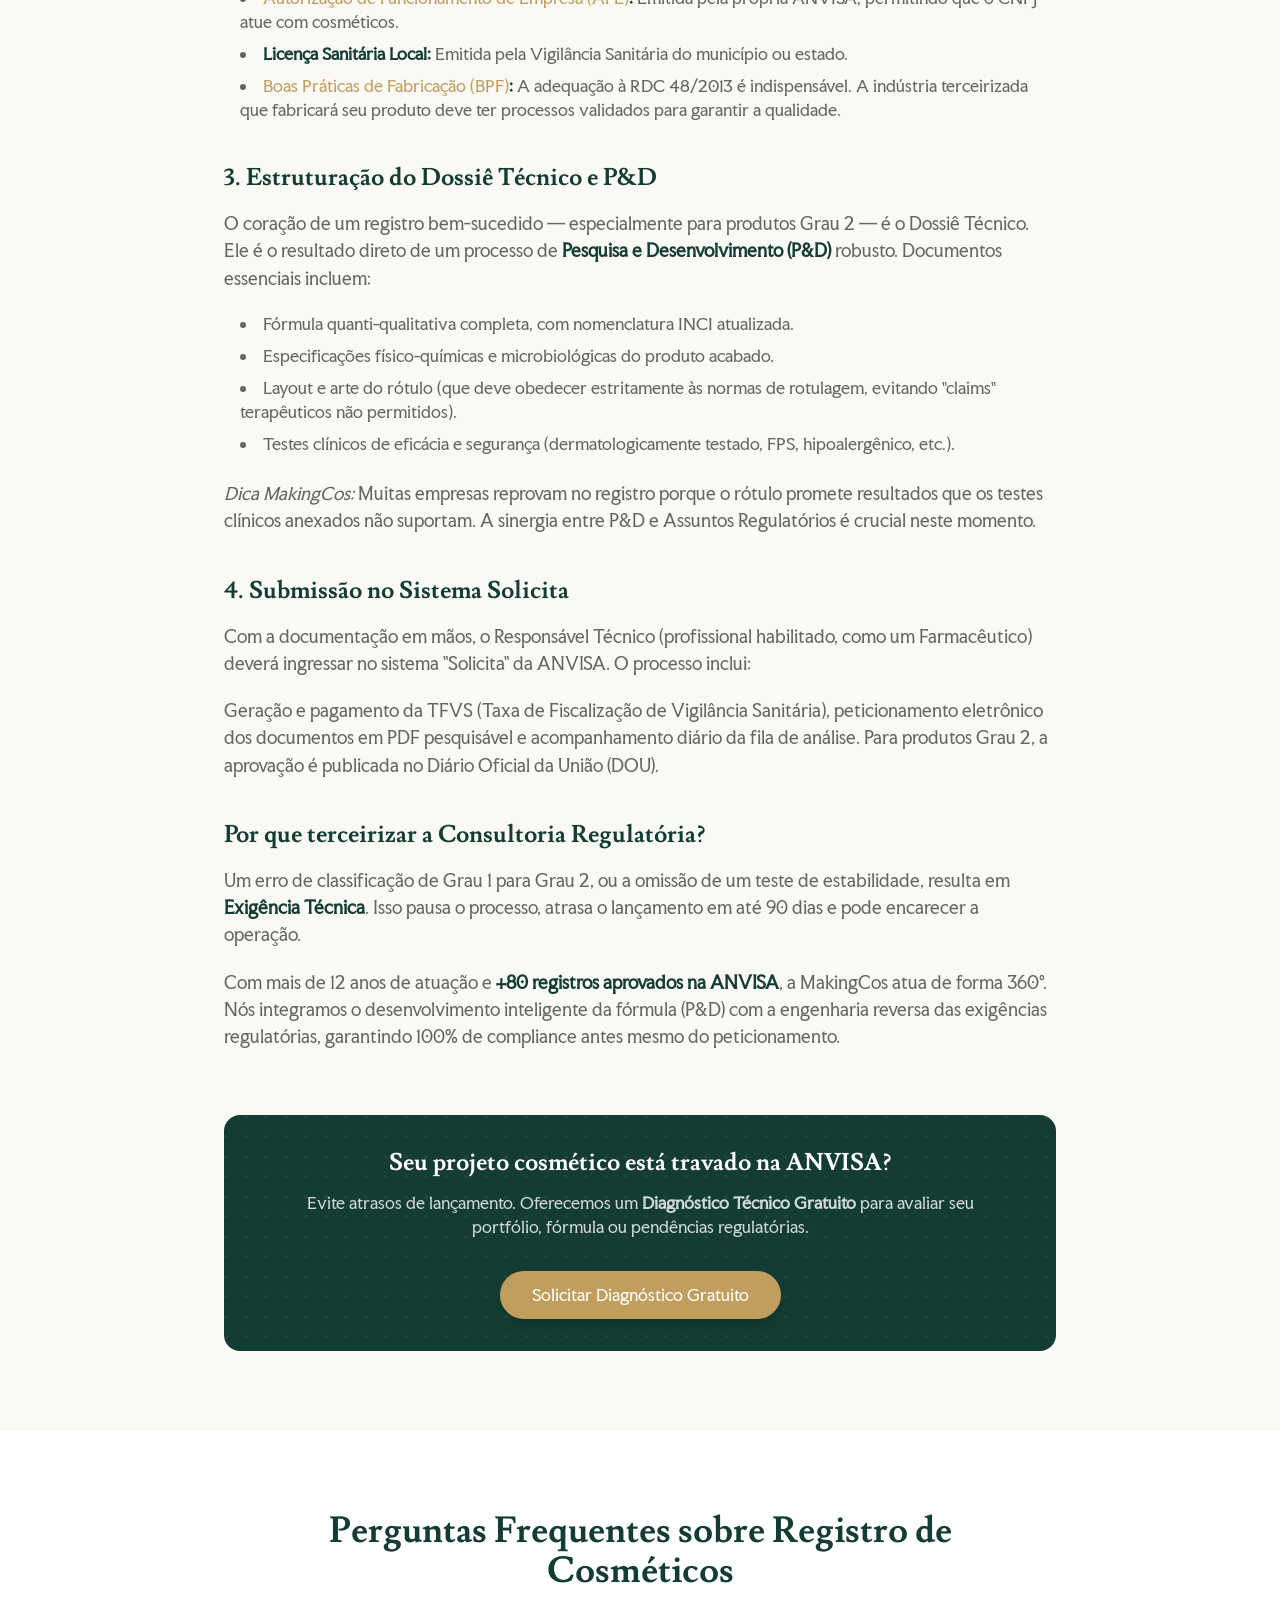
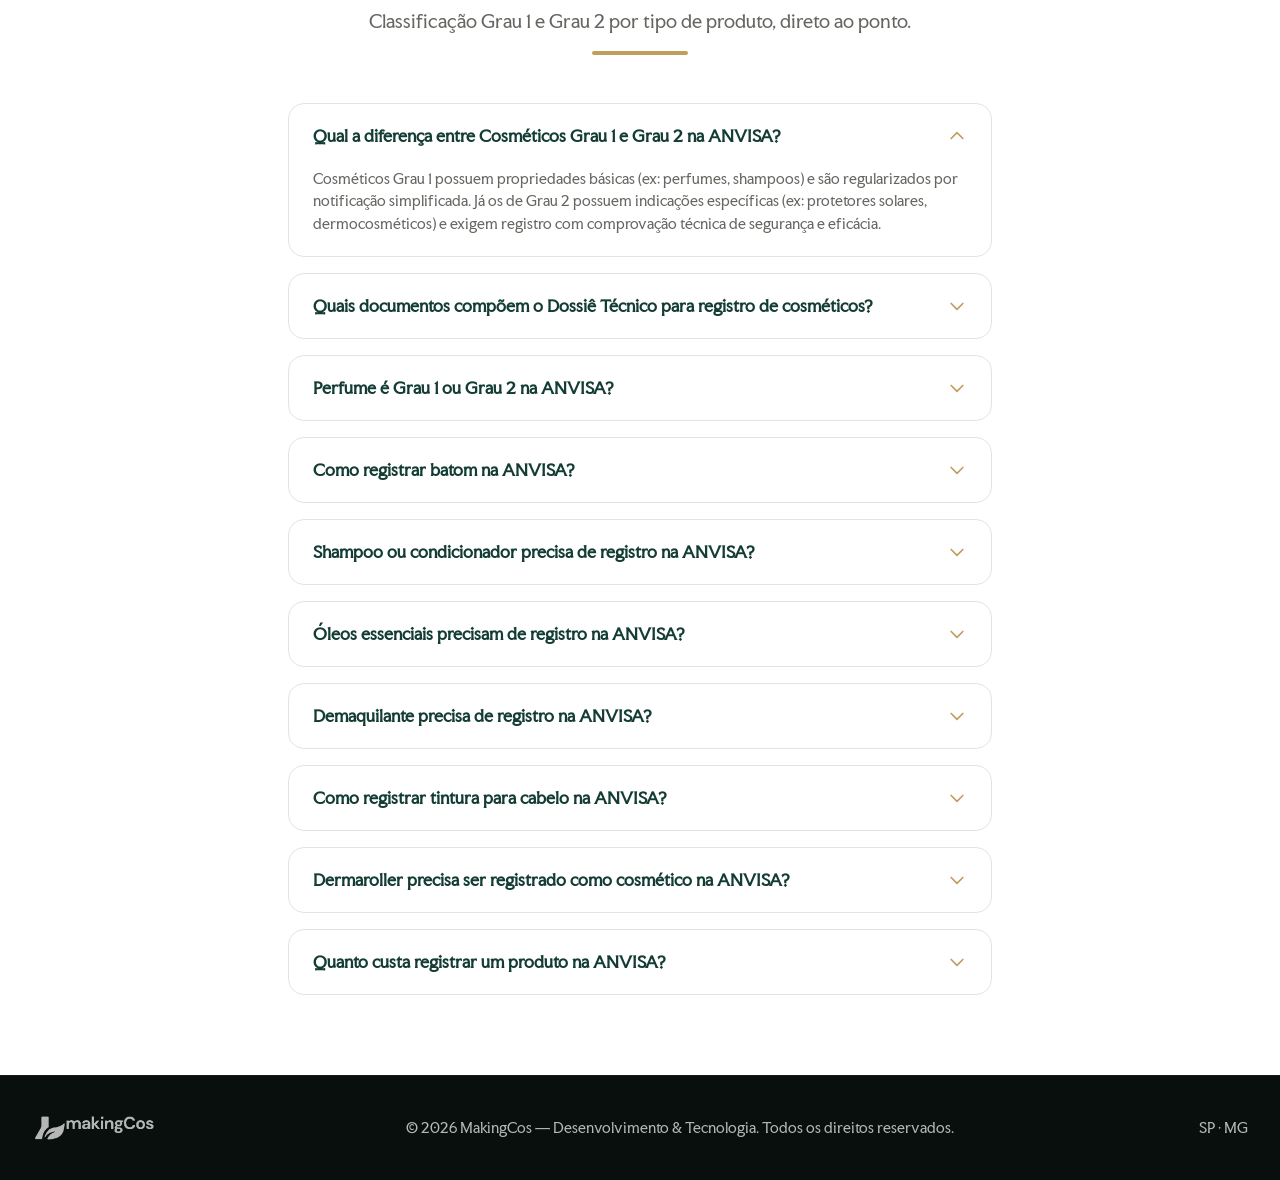
<file: artigo-registro-anvisa.html>
<!DOCTYPE html>
<html lang="pt-BR">
<head>
    <meta charset="UTF-8">
    <meta name="viewport" content="width=device-width, initial-scale=1.0">
    
    <!-- SEO Básico -->
    <title>Como Registrar Cosmético na ANVISA: Passo a Passo | MakingCos</title>
    <link rel="icon" type="image/webp" href="./media/makingcos-icon.webp">

    <meta name="description" content="Aprenda como registrar cosméticos na ANVISA (Grau 1 e Grau 2). Descubra as etapas, documentos exigidos, custos e prazos neste guia completo atualizado.">
    
    <!-- Canonical & Open Graph -->
    <link rel="canonical" href="https://makingcos.com.br/artigo-registro-anvisa.html">
    <meta property="og:type"        content="article">
    <meta property="og:url"         content="https://makingcos.com.br/artigo-registro-anvisa.html">
    <meta property="og:title"       content="Como Registrar Cosmético na ANVISA: Passo a Passo | MakingCos">
    <meta property="og:description" content="Aprenda como registrar cosméticos na ANVISA (Grau 1 e Grau 2). Descubra as etapas, documentos exigidos, custos e prazos neste guia completo atualizado.">

    <!-- Dados Estruturados: Artigo e FAQ (GEO/SEO) -->
    <script type="application/ld+json">
    [
    {
        "@context": "https://schema.org",
        "@type": "BlogPosting",
        "mainEntityOfPage": {
        "@type": "WebPage",
        "@id": "https://makingcos.com.br/artigo-registro-anvisa.html"
        },
        "headline": "Como Registrar Cosmético na ANVISA: Passo a Passo Atualizado",
        "description": "Aprenda como registrar cosméticos na ANVISA (Grau 1 e Grau 2). Descubra as etapas, documentos exigidos e como evitar atrasos no seu lançamento.",
        "image": "https://makingcos.com.br/media/hero-registro-anvisa.webp",  
        "author": {
        "@type": "Organization",
        "name": "Equipe MakingCos",
        "url": "https://makingcos.com.br"
        },  
        "publisher": {
        "@type": "Organization",
        "name": "MakingCos",
        "logo": {
            "@type": "ImageObject",
            "url": "https://makingcos.com.br/media/makingcos-icon.webp"
        }
        },
        "datePublished": "2026-06-23T08:00:00-03:00",
        "dateModified": "2026-06-23T08:00:00-03:00"
    },
    {
        "@context": "https://schema.org",
        "@type": "FAQPage",
        "mainEntity": [
        {
            "@type": "Question",
            "name": "Qual a diferença entre Cosméticos Grau 1 e Grau 2 na ANVISA?",
            "acceptedAnswer": {
            "@type": "Answer",
            "text": "Cosméticos Grau 1 possuem propriedades básicas (ex: perfumes, shampoos) e são regularizados por notificação simplificada. Já os de Grau 2 possuem indicações específicas (ex: protetores solares, dermocosméticos) e exigem registro com comprovação técnica de segurança e eficácia."
            }
        },
        {
            "@type": "Question",
            "name": "Quais documentos compõem o Dossiê Técnico para registro de cosméticos?",
            "acceptedAnswer": {
            "@type": "Answer",
            "text": "O Dossiê Técnico inclui a fórmula quanti-qualitativa com nomenclatura INCI, especificações físico-químicas e microbiológicas, layout do rótulo e testes clínicos de eficácia e segurança pertinentes ao produto."
            }
        },
        {
            "@type": "Question",
            "name": "Perfume é Grau 1 ou Grau 2 na ANVISA?",
            "acceptedAnswer": {
            "@type": "Answer",
            "text": "Perfumes, águas de colônia e extratos aromáticos são classificados como Grau 1. A regularização é feita por notificação simplificada, sem necessidade de testes clínicos prévios."
            }
        },
        {
            "@type": "Question",
            "name": "Como registrar batom na ANVISA?",
            "acceptedAnswer": {
            "@type": "Answer",
            "text": "O batom labial é Grau 1 e se regulariza por notificação. A exceção é quando o produto declara proteção solar (FPS), caso em que passa a ser Grau 2 e exige registro com comprovação de eficácia."
            }
        },
        {
            "@type": "Question",
            "name": "Shampoo ou condicionador precisa de registro na ANVISA?",
            "acceptedAnswer": {
            "@type": "Answer",
            "text": "Na maioria dos casos, não: shampoos e condicionadores comuns são Grau 1, regularizados por notificação. Já os que alegam ação antiqueda, anticaspa ou outro benefício terapêutico específico são Grau 2 e exigem registro com testes de eficácia."
            }
        },
        {
            "@type": "Question",
            "name": "Óleos essenciais precisam de registro na ANVISA?",
            "acceptedAnswer": {
            "@type": "Answer",
            "text": "Depende da alegação do rótulo. Se o óleo essencial for comercializado apenas para perfumar, hidratar ou limpar, é Grau 1 (notificação). Se atribuir função terapêutica específica, como ação antiacne, passa a Grau 2 e exige registro com testes de segurança e eficácia."
            }
        },
        {
            "@type": "Question",
            "name": "Demaquilante precisa de registro na ANVISA?",
            "acceptedAnswer": {
            "@type": "Answer",
            "text": "Não. Demaquilantes e produtos de limpeza facial removidos após o uso são classificados como Grau 1, com regularização por notificação simplificada."
            }
        },
        {
            "@type": "Question",
            "name": "Como registrar tintura para cabelo na ANVISA?",
            "acceptedAnswer": {
            "@type": "Answer",
            "text": "Diferente da maioria dos cosméticos capilares, tinturas (temporárias, progressivas ou permanentes) são Grau 2, pela presença de processo químico de coloração. Isso exige registro completo, com dossiê técnico e comprovação de segurança e eficácia — um processo mais longo do que a notificação."
            }
        },
        {
            "@type": "Question",
            "name": "Dermaroller precisa ser registrado como cosmético na ANVISA?",
            "acceptedAnswer": {
            "@type": "Answer",
            "text": "Não. Apesar de vendido junto a produtos de beleza, o dermaroller não é um cosmético: a ANVISA o classifica como correlato (produto para saúde), geralmente de risco Classe II, seguindo uma norma própria (RDC 751/2022) e um caminho de regularização diferente do usado para cosméticos Grau 1 ou Grau 2."
            }
        },
        {
            "@type": "Question",
            "name": "Quanto custa registrar um produto na ANVISA?",
            "acceptedAnswer": {
            "@type": "Answer",
            "text": "O custo depende do porte da empresa e da classificação do produto. Para Cosméticos Grau 1 (notificação), a Taxa de Fiscalização de Vigilância Sanitária (TFVS) varia de aproximadamente R$ 150 (para pequenas empresas) a cerca de R$ 1.500 (grandes portes). Produtos Grau 2 (registro) possuem taxas um pouco maiores, variando de R$ 300 a mais de R$ 3.000, com descontos consideráveis para Microempresas (ME) e Empresas de Pequeno Porte (EPP)."
            }
        }
        ]
    }
    ]
    </script>

    <link rel="preconnect" href="https://fonts.googleapis.com">
    <link rel="preconnect" href="https://fonts.gstatic.com" crossorigin>
    <link href="https://fonts.googleapis.com/css2?family=Faculty+Glyphic&family=Lusitana:wght@400;700&display=swap" rel="stylesheet">

    <link rel="stylesheet" href="output.css">

    <!-- Google tag (gtag.js) -->
    <script async src="https://www.googletagmanager.com/gtag/js?id=AW-18187094049"></script>
    <script>
      window.dataLayer = window.dataLayer || [];
      function gtag(){dataLayer.push(arguments);}
      gtag('js', new Date());

      gtag('config', 'AW-18187094049');
      gtag('config', 'G-XRKTTGZR8V');
    </script>
</head>

<body class="bg-offwhite text-textgrey font-sans antialiased">

    <!-- Header / Navbar (PÁGINA INTERNA DE ARTIGOS) -->
    <header id="navbar" class="fixed w-full top-0 z-50 glass-header shadow-sm transition-all duration-300">
        <div class="max-w-7xl mx-auto px-4 sm:px-6 lg:px-8">
            <div class="flex justify-between items-center h-20">
                <div class="flex items-center gap-3">
                    <a href="index.html">
                        <img src="./media/makingcos.webp" alt="Logo MakingCos" class="h-16">
                    </a>
                </div>
                <nav class="hidden md:flex space-x-8">
                    <a href="index.html#hero" class="text-textgrey hover:text-primary font-medium transition-colors">Início</a>
                    <a href="index.html#value-proposition" class="text-textgrey hover:text-primary font-medium transition-colors">Por que nós?</a>
                    <a href="index.html#identity" class="text-textgrey hover:text-primary font-medium transition-colors">A Empresa</a>
                    <a href="index.html#services" class="text-textgrey hover:text-primary font-medium transition-colors">Especialidades</a>
                    <a href="index.html#insights" class="text-primary font-bold border-b-2 border-accent transition-colors">Insights & Artigos</a>
                </nav>
                <div class="hidden md:block">
                    <a href="index.html#contact-section" class="px-6 py-2 bg-primary text-white rounded-full hover:bg-primary/90 transition-colors font-medium">Diagnóstico Gratuito</a>
                </div>
                <button id="menuToggle" class="md:hidden flex flex-col gap-1.5 p-2" aria-label="Abrir menu" aria-expanded="false">
                    <span class="block w-6 h-0.5 bg-primary"></span>
                    <span class="block w-6 h-0.5 bg-primary"></span>
                    <span class="block w-6 h-0.5 bg-primary"></span>
                </button>
            </div>
        </div>
        <div id="mobileMenu" class="hidden md:hidden bg-offwhite border-t border-muted/20 px-4 py-4 space-y-3">
            <a href="index.html#hero" class="block text-textgrey hover:text-primary font-medium py-1">Início</a>
            <a href="index.html#value-proposition" class="block text-textgrey hover:text-primary font-medium py-1">Por que nós?</a>
            <a href="index.html#identity" class="block text-textgrey hover:text-primary font-medium py-1">A Empresa</a>
            <a href="index.html#services" class="block text-textgrey hover:text-primary font-medium py-1">Especialidades</a>
            <a href="index.html#insights" class="block text-primary font-bold py-1">Insights &amp; Artigos</a>
            <a href="index.html#contact-section" class="block w-full text-center px-6 py-2 bg-primary text-white rounded-full font-medium mt-2">Diagnóstico Gratuito</a>
        </div>
    </header>

    <main class="pt-28 pb-20">
        <div class="max-w-4xl mx-auto px-4 sm:px-6 lg:px-8">
            
            <!-- Cabeçalho do Artigo -->
            <div class="mb-10 text-center">
                <span class="inline-block px-3 py-1 bg-accent/10 text-accent text-xs font-bold uppercase tracking-wider rounded-full mb-4">Assuntos Regulatórios</span>
                <h1 class="text-3xl md:text-5xl font-serif font-bold text-primary leading-tight mb-6">
                    Como Registrar Cosmético na ANVISA:<br> Passo a Passo Atualizado
                </h1>
                <div class="flex items-center justify-center gap-4 text-sm text-muted font-sans">
                    <span class="flex items-center gap-1"><svg class="w-4 h-4" fill="none" stroke="currentColor" viewBox="0 0 24 24"><path stroke-linecap="round" stroke-linejoin="round" stroke-width="2" d="M8 7V3m8 4V3m-9 8h10M5 21h14a2 2 0 002-2V7a2 2 0 00-2-2H5a2 2 0 00-2 2v12a2 2 0 002 2z"></path></svg> 23 de Junho, 2026</span>
                    <span>•</span>
                    <span>Por <strong class="text-primary">Equipe MakingCos, Especialistas em Assuntos Regulatórios</strong></span>
                    <span>•</span>
                    <span>5 min de leitura</span>
                </div>
            </div>

            <!-- Imagem de Destaque (Placeholder para o layout) -->
            <div class="w-full h-64 md:h-96 bg-primary/5 rounded-2xl border border-muted/20 mb-12 flex items-center justify-center overflow-hidden">
                <!-- Idealmente, você colocaria uma imagem ilustrativa aqui -->
                <img src="./media/hero-registro-anvisa.webp" alt="Dossiê técnico para registro de cosmético na ANVISA" width="auto" height="384" loading="lazy" class="w-full h-full object-cover">
            </div>

            <!-- Corpo do Conteúdo -->
            <article class="prose max-w-none">
                <p>O mercado de Higiene Pessoal, Perfumaria e Cosméticos (HPPC) é um dos mais aquecidos do Brasil. No entanto, lançar um produto de sucesso exige mais do que uma boa formulação: exige conformidade técnica absoluta. Saber <strong>como registrar um cosmético na ANVISA</strong> é o diferencial entre um lançamento rápido e lucrativo ou meses de produtos travados por exigências regulatórias.</p>
                
                <p>Neste guia técnico preparado pelos especialistas da MakingCos, detalhamos o passo a passo atualizado para regularizar sua linha de cosméticos, evitando os erros mais comuns que geram autuações.</p>

                <h2>1. Primeiro Passo: Classificação (Grau 1 vs Grau 2)</h2>
                <p>Antes de protocolar qualquer documento, é obrigatório classificar o seu produto segundo a <strong>RDC 907/2024</strong> (atualizada pela RDC 949/2024). A ANVISA divide os cosméticos em duas categorias de risco, o que muda completamente o rito de regularização:</p>
                
                <ul>
                    <li><strong>Cosméticos Grau 1 (Notificação):</strong> São produtos com propriedades básicas, cuja comprovação de eficácia não é inicialmente exigida. Exemplos: perfumes, shampoos básicos, esmaltes, sabonetes comuns. A regularização é feita por notificação simplificada e, geralmente, o número de processo é gerado de forma imediata (após o pagamento da taxa).</li>
                    <li><strong>Cosméticos Grau 2 (Registro):</strong> Produtos com indicações específicas, que exigem comprovação de segurança e eficácia. Exemplos: protetores solares, clareadores de pele, repelentes, dermocosméticos para acne, alisantes capilares. Estes exigem <strong>Registro</strong>, um processo mais longo onde a ANVISA analisa o dossiê técnico antes de liberar a comercialização.</li>
                </ul>

                <h2>2. Regularização da Empresa: AFE e BPF</h2>
                <p>O registro do produto não pode ser feito por pessoa física. A empresa responsável (fabricante, importadora ou distribuidora) precisa estar legalmente apta. Isso envolve:</p>
                <ul>
                    <li><strong><a href="artigo-afe-anvisa.html">Autorização de Funcionamento de Empresa (AFE)</a>:</strong> Emitida pela própria ANVISA, permitindo que o CNPJ atue com cosméticos.</li>
                    <li><strong>Licença Sanitária Local:</strong> Emitida pela Vigilância Sanitária do município ou estado.</li>
                    <li><strong><a href="artigo-bpf-cosmeticos.html">Boas Práticas de Fabricação (BPF)</a>:</strong> A adequação à RDC 48/2013 é indispensável. A indústria terceirizada que fabricará seu produto deve ter processos validados para garantir a qualidade.</li>
                </ul>

                <h2>3. Estruturação do Dossiê Técnico e P&D</h2>
                <p>O coração de um registro bem-sucedido — especialmente para produtos Grau 2 — é o Dossiê Técnico. Ele é o resultado direto de um processo de <strong>Pesquisa e Desenvolvimento (P&D)</strong> robusto. Documentos essenciais incluem:</p>
                <ul>
                    <li>Fórmula quanti-qualitativa completa, com nomenclatura INCI atualizada.</li>
                    <li>Especificações físico-químicas e microbiológicas do produto acabado.</li>
                    <li>Layout e arte do rótulo (que deve obedecer estritamente às normas de rotulagem, evitando "claims" terapêuticos não permitidos).</li>
                    <li>Testes clínicos de eficácia e segurança (dermatologicamente testado, FPS, hipoalergênico, etc.).</li>
                </ul>
                <p><em>Dica MakingCos:</em> Muitas empresas reprovam no registro porque o rótulo promete resultados que os testes clínicos anexados não suportam. A sinergia entre P&D e Assuntos Regulatórios é crucial neste momento.</p>

                <h2>4. Submissão no Sistema Solicita</h2>
                <p>Com a documentação em mãos, o Responsável Técnico (profissional habilitado, como um Farmacêutico) deverá ingressar no sistema "Solicita" da ANVISA. O processo inclui:</p>
                <p>Geração e pagamento da TFVS (Taxa de Fiscalização de Vigilância Sanitária), peticionamento eletrônico dos documentos em PDF pesquisável e acompanhamento diário da fila de análise. Para produtos Grau 2, a aprovação é publicada no Diário Oficial da União (DOU).</p>

                <h2>Por que terceirizar a Consultoria Regulatória?</h2>
                <p>Um erro de classificação de Grau 1 para Grau 2, ou a omissão de um teste de estabilidade, resulta em <strong>Exigência Técnica</strong>. Isso pausa o processo, atrasa o lançamento em até 90 dias e pode encarecer a operação.</p>
                
                <p>Com mais de 12 anos de atuação e <strong>+80 registros aprovados na ANVISA</strong>, a MakingCos atua de forma 360°. Nós integramos o desenvolvimento inteligente da fórmula (P&D) com a engenharia reversa das exigências regulatórias, garantindo 100% de compliance antes mesmo do peticionamento.</p>
            </article>

            <!-- Inline CTA / Conversão no Fim do Artigo -->
            <div class="mt-16 bg-primary rounded-2xl p-8 relative overflow-hidden">
                <div class="absolute inset-0 opacity-10 bg-[url('[data-uri]')]"></div>
                <div class="relative z-10 text-center">
                    <h3 class="text-2xl font-serif font-bold text-white mb-3">Seu projeto cosmético está travado na ANVISA?</h3>
                    <p class="text-white/80 font-sans mb-8 max-w-2xl mx-auto">
                        Evite atrasos de lançamento. Oferecemos um <strong>Diagnóstico Técnico Gratuito</strong> para avaliar seu portfólio, fórmula ou pendências regulatórias.
                    </p>
                    <a href="index.html#contact-section" class="inline-block px-8 py-3 bg-accent text-white rounded-full font-medium hover:bg-accent/90 transition-colors shadow-lg">
                        Solicitar Diagnóstico Gratuito
                    </a>
                </div>
            </div>

        </div>
    </main>

    <!-- ═══════════ FAQ SECTION ═══════════ -->
    <section id="faq" class="py-20 bg-white" aria-labelledby="faq-heading">
        <div class="max-w-3xl mx-auto px-4 sm:px-6 lg:px-8">
            <div class="text-center mb-12">
                <h2 id="faq-heading" class="text-3xl md:text-4xl font-serif font-bold text-primary mb-4">Perguntas Frequentes sobre Registro de Cosméticos</h2>
                <p class="text-textgrey text-lg">Classificação Grau 1 e Grau 2 por tipo de produto, direto ao ponto.</p>
                <div class="w-24 h-1 bg-accent mx-auto mt-4 rounded-full"></div>
            </div>
            <div class="space-y-4" id="faqAccordion">

                <div class="border border-muted/20 rounded-2xl overflow-hidden">
                    <button class="faq-btn w-full text-left px-6 py-5 font-bold text-primary flex justify-between items-center hover:bg-offwhite transition-colors" aria-expanded="true">
                        <span>Qual a diferença entre Cosméticos Grau 1 e Grau 2 na ANVISA?</span>
                        <svg class="faq-chevron w-5 h-5 text-accent flex-shrink-0 transition-transform" style="transform:rotate(180deg)" fill="none" stroke="currentColor" viewBox="0 0 24 24"><path stroke-linecap="round" stroke-linejoin="round" stroke-width="2" d="M19 9l-7 7-7-7"/></svg>
                    </button>
                    <div class="faq-body px-6 pb-5 text-textgrey text-sm leading-relaxed">
                        Cosméticos Grau 1 possuem propriedades básicas (ex: perfumes, shampoos) e são regularizados por notificação simplificada. Já os de Grau 2 possuem indicações específicas (ex: protetores solares, dermocosméticos) e exigem registro com comprovação técnica de segurança e eficácia.
                    </div>
                </div>

                <div class="border border-muted/20 rounded-2xl overflow-hidden">
                    <button class="faq-btn w-full text-left px-6 py-5 font-bold text-primary flex justify-between items-center hover:bg-offwhite transition-colors" aria-expanded="false">
                        <span>Quais documentos compõem o Dossiê Técnico para registro de cosméticos?</span>
                        <svg class="faq-chevron w-5 h-5 text-accent flex-shrink-0 transition-transform" fill="none" stroke="currentColor" viewBox="0 0 24 24"><path stroke-linecap="round" stroke-linejoin="round" stroke-width="2" d="M19 9l-7 7-7-7"/></svg>
                    </button>
                    <div class="faq-body hidden px-6 pb-5 text-textgrey text-sm leading-relaxed">
                        O Dossiê Técnico inclui a fórmula quanti-qualitativa com nomenclatura INCI, especificações físico-químicas e microbiológicas, layout do rótulo e testes clínicos de eficácia e segurança pertinentes ao produto.
                    </div>
                </div>

                <div class="border border-muted/20 rounded-2xl overflow-hidden">
                    <button class="faq-btn w-full text-left px-6 py-5 font-bold text-primary flex justify-between items-center hover:bg-offwhite transition-colors" aria-expanded="false">
                        <span>Perfume é Grau 1 ou Grau 2 na ANVISA?</span>
                        <svg class="faq-chevron w-5 h-5 text-accent flex-shrink-0 transition-transform" fill="none" stroke="currentColor" viewBox="0 0 24 24"><path stroke-linecap="round" stroke-linejoin="round" stroke-width="2" d="M19 9l-7 7-7-7"/></svg>
                    </button>
                    <div class="faq-body hidden px-6 pb-5 text-textgrey text-sm leading-relaxed">
                        Perfumes, águas de colônia e extratos aromáticos são classificados como Grau 1. A regularização é feita por notificação simplificada, sem necessidade de testes clínicos prévios.
                    </div>
                </div>

                <div class="border border-muted/20 rounded-2xl overflow-hidden">
                    <button class="faq-btn w-full text-left px-6 py-5 font-bold text-primary flex justify-between items-center hover:bg-offwhite transition-colors" aria-expanded="false">
                        <span>Como registrar batom na ANVISA?</span>
                        <svg class="faq-chevron w-5 h-5 text-accent flex-shrink-0 transition-transform" fill="none" stroke="currentColor" viewBox="0 0 24 24"><path stroke-linecap="round" stroke-linejoin="round" stroke-width="2" d="M19 9l-7 7-7-7"/></svg>
                    </button>
                    <div class="faq-body hidden px-6 pb-5 text-textgrey text-sm leading-relaxed">
                        O batom labial é Grau 1 e se regulariza por notificação. A exceção é quando o produto declara proteção solar (FPS), caso em que passa a ser Grau 2 e exige registro com comprovação de eficácia.
                    </div>
                </div>

                <div class="border border-muted/20 rounded-2xl overflow-hidden">
                    <button class="faq-btn w-full text-left px-6 py-5 font-bold text-primary flex justify-between items-center hover:bg-offwhite transition-colors" aria-expanded="false">
                        <span>Shampoo ou condicionador precisa de registro na ANVISA?</span>
                        <svg class="faq-chevron w-5 h-5 text-accent flex-shrink-0 transition-transform" fill="none" stroke="currentColor" viewBox="0 0 24 24"><path stroke-linecap="round" stroke-linejoin="round" stroke-width="2" d="M19 9l-7 7-7-7"/></svg>
                    </button>
                    <div class="faq-body hidden px-6 pb-5 text-textgrey text-sm leading-relaxed">
                        Na maioria dos casos, não: shampoos e condicionadores comuns são Grau 1, regularizados por notificação. Já os que alegam ação antiqueda, anticaspa ou outro benefício terapêutico específico são Grau 2 e exigem registro com testes de eficácia.
                    </div>
                </div>

                <div class="border border-muted/20 rounded-2xl overflow-hidden">
                    <button class="faq-btn w-full text-left px-6 py-5 font-bold text-primary flex justify-between items-center hover:bg-offwhite transition-colors" aria-expanded="false">
                        <span>Óleos essenciais precisam de registro na ANVISA?</span>
                        <svg class="faq-chevron w-5 h-5 text-accent flex-shrink-0 transition-transform" fill="none" stroke="currentColor" viewBox="0 0 24 24"><path stroke-linecap="round" stroke-linejoin="round" stroke-width="2" d="M19 9l-7 7-7-7"/></svg>
                    </button>
                    <div class="faq-body hidden px-6 pb-5 text-textgrey text-sm leading-relaxed">
                        Depende da alegação do rótulo. Se o óleo essencial for comercializado apenas para perfumar, hidratar ou limpar, é Grau 1 (notificação). Se atribuir função terapêutica específica, como ação antiacne, passa a Grau 2 e exige registro com testes de segurança e eficácia.
                    </div>
                </div>

                <div class="border border-muted/20 rounded-2xl overflow-hidden">
                    <button class="faq-btn w-full text-left px-6 py-5 font-bold text-primary flex justify-between items-center hover:bg-offwhite transition-colors" aria-expanded="false">
                        <span>Demaquilante precisa de registro na ANVISA?</span>
                        <svg class="faq-chevron w-5 h-5 text-accent flex-shrink-0 transition-transform" fill="none" stroke="currentColor" viewBox="0 0 24 24"><path stroke-linecap="round" stroke-linejoin="round" stroke-width="2" d="M19 9l-7 7-7-7"/></svg>
                    </button>
                    <div class="faq-body hidden px-6 pb-5 text-textgrey text-sm leading-relaxed">
                        Não. Demaquilantes e produtos de limpeza facial removidos após o uso são classificados como Grau 1, com regularização por notificação simplificada.
                    </div>
                </div>

                <div class="border border-muted/20 rounded-2xl overflow-hidden">
                    <button class="faq-btn w-full text-left px-6 py-5 font-bold text-primary flex justify-between items-center hover:bg-offwhite transition-colors" aria-expanded="false">
                        <span>Como registrar tintura para cabelo na ANVISA?</span>
                        <svg class="faq-chevron w-5 h-5 text-accent flex-shrink-0 transition-transform" fill="none" stroke="currentColor" viewBox="0 0 24 24"><path stroke-linecap="round" stroke-linejoin="round" stroke-width="2" d="M19 9l-7 7-7-7"/></svg>
                    </button>
                    <div class="faq-body hidden px-6 pb-5 text-textgrey text-sm leading-relaxed">
                        Diferente da maioria dos cosméticos capilares, tinturas (temporárias, progressivas ou permanentes) são Grau 2, pela presença de processo químico de coloração. Isso exige registro completo, com dossiê técnico e comprovação de segurança e eficácia — um processo mais longo do que a notificação.
                    </div>
                </div>

                <div class="border border-muted/20 rounded-2xl overflow-hidden">
                    <button class="faq-btn w-full text-left px-6 py-5 font-bold text-primary flex justify-between items-center hover:bg-offwhite transition-colors" aria-expanded="false">
                        <span>Dermaroller precisa ser registrado como cosmético na ANVISA?</span>
                        <svg class="faq-chevron w-5 h-5 text-accent flex-shrink-0 transition-transform" fill="none" stroke="currentColor" viewBox="0 0 24 24"><path stroke-linecap="round" stroke-linejoin="round" stroke-width="2" d="M19 9l-7 7-7-7"/></svg>
                    </button>
                    <div class="faq-body hidden px-6 pb-5 text-textgrey text-sm leading-relaxed">
                        Não. Apesar de vendido junto a produtos de beleza, o dermaroller não é um cosmético: a ANVISA o classifica como correlato (produto para saúde), geralmente de risco Classe II, seguindo uma norma própria (RDC 751/2022) e um caminho de regularização diferente do usado para cosméticos Grau 1 ou Grau 2.
                    </div>
                </div>

                <div class="border border-muted/20 rounded-2xl overflow-hidden">
                    <button class="faq-btn w-full text-left px-6 py-5 font-bold text-primary flex justify-between items-center hover:bg-offwhite transition-colors" aria-expanded="false">
                        <span>Quanto custa registrar um produto na ANVISA?</span>
                        <svg class="faq-chevron w-5 h-5 text-accent flex-shrink-0 transition-transform" fill="none" stroke="currentColor" viewBox="0 0 24 24"><path stroke-linecap="round" stroke-linejoin="round" stroke-width="2" d="M19 9l-7 7-7-7"/></svg>
                    </button>
                    <div class="faq-body hidden px-6 pb-5 text-textgrey text-sm leading-relaxed">
                        O custo depende do porte da empresa e da classificação do produto. Para Cosméticos Grau 1 (notificação), a Taxa de Fiscalização de Vigilância Sanitária (TFVS) varia de aproximadamente R$ 150 (para pequenas empresas) a cerca de R$ 1.500 (grandes portes). Produtos Grau 2 (registro) possuem taxas um pouco maiores, variando de R$ 300 a mais de R$ 3.000, com descontos consideráveis para Microempresas (ME) e Empresas de Pequeno Porte (EPP).
                    </div>
                </div>

            </div>
        </div>
    </section>
    <!-- ══════════════════════════════════ -->

    <!-- Footer Simples -->
    <footer class="bg-[#080f0d] text-white/70 py-8 border-t border-white/5">
        <div class="max-w-7xl mx-auto px-4 sm:px-6 lg:px-8 flex flex-col md:flex-row items-center justify-between gap-4 text-sm font-sans">
            <a href="index.html">
                <img src="./media/makingcos.webp" alt="Logo MakingCos" loading="lazy" width="auto" height="40" class="h-10" style="filter: brightness(0) invert(1); opacity: 0.7;">
            </a>
            <p>&copy; 2026 MakingCos — Desenvolvimento &amp; Tecnologia. Todos os direitos reservados.</p>
            <span>SP · MG</span>
        </div>
    </footer>

    <!-- Scripts funcionais -->
    <script>
    (function () {
        /* Header shrink ao scroll */
        var navbar = document.getElementById("navbar");
        if (navbar) {
            window.addEventListener("scroll", function () {
                if (window.scrollY > 40) {
                    navbar.classList.add("shadow-md");
                    navbar.style.height = "";
                } else {
                    navbar.classList.remove("shadow-md");
                }
            }, { passive: true });
        }

        /* Menu mobile hamburguer */
        var toggle = document.getElementById("menuToggle");
        var mobileMenu = document.getElementById("mobileMenu");
        if (toggle && mobileMenu) {
            toggle.addEventListener("click", function () {
                var open = mobileMenu.classList.toggle("hidden");
                toggle.setAttribute("aria-expanded", String(!open));
            });
            mobileMenu.querySelectorAll("a").forEach(function (link) {
                link.addEventListener("click", function () {
                    mobileMenu.classList.add("hidden");
                    toggle.setAttribute("aria-expanded", "false");
                });
            });
        }
    })();
    </script>

    <!-- FAQ Accordion -->
    <script>
    (function () {
        document.querySelectorAll('.faq-btn').forEach(function (btn) {
            btn.addEventListener('click', function () {
                var body    = btn.nextElementSibling;
                var chevron = btn.querySelector('.faq-chevron');
                var isOpen  = btn.getAttribute('aria-expanded') === 'true';

                document.querySelectorAll('.faq-btn').forEach(function (other) {
                    if (other !== btn) {
                        other.setAttribute('aria-expanded', 'false');
                        other.nextElementSibling.classList.add('hidden');
                        var otherChevron = other.querySelector('.faq-chevron');
                        if (otherChevron) otherChevron.style.transform = '';
                    }
                });

                if (isOpen) {
                    btn.setAttribute('aria-expanded', 'false');
                    body.classList.add('hidden');
                    if (chevron) chevron.style.transform = '';
                } else {
                    btn.setAttribute('aria-expanded', 'true');
                    body.classList.remove('hidden');
                    if (chevron) chevron.style.transform = 'rotate(180deg)';
                }
            });
        });
    })();
    </script>
</body>

</html>
</file>
<file: output.css>
/*! tailwindcss v4.3.2 | MIT License | https://tailwindcss.com */
@layer properties;
@layer theme, base, components, utilities;
@layer theme {
  :root, :host {
    --font-sans: "Faculty Glyphic", sans-serif;
    --font-serif: "Lusitana", serif;
    --font-mono: ui-monospace, SFMono-Regular, Menlo, Monaco, Consolas, "Liberation Mono",
      "Courier New", monospace;
    --color-gray-200: oklch(92.8% 0.006 264.531);
    --color-gray-500: oklch(55.1% 0.027 264.364);
    --color-black: #000;
    --color-white: #fff;
    --spacing: 0.25rem;
    --container-2xl: 42rem;
    --container-3xl: 48rem;
    --container-4xl: 56rem;
    --container-7xl: 80rem;
    --text-xs: 0.75rem;
    --text-xs--line-height: calc(1 / 0.75);
    --text-sm: 0.875rem;
    --text-sm--line-height: calc(1.25 / 0.875);
    --text-lg: 1.125rem;
    --text-lg--line-height: calc(1.75 / 1.125);
    --text-xl: 1.25rem;
    --text-xl--line-height: calc(1.75 / 1.25);
    --text-2xl: 1.5rem;
    --text-2xl--line-height: calc(2 / 1.5);
    --text-3xl: 1.875rem;
    --text-3xl--line-height: calc(2.25 / 1.875);
    --text-4xl: 2.25rem;
    --text-4xl--line-height: calc(2.5 / 2.25);
    --text-5xl: 3rem;
    --text-5xl--line-height: 1;
    --text-6xl: 3.75rem;
    --text-6xl--line-height: 1;
    --font-weight-medium: 500;
    --font-weight-bold: 700;
    --tracking-wide: 0.025em;
    --tracking-wider: 0.05em;
    --tracking-widest: 0.1em;
    --leading-tight: 1.25;
    --leading-relaxed: 1.625;
    --radius-lg: 0.5rem;
    --radius-xl: 0.75rem;
    --radius-2xl: 1rem;
    --radius-3xl: 1.5rem;
    --ease-out: cubic-bezier(0, 0, 0.2, 1);
    --ease-in-out: cubic-bezier(0.4, 0, 0.2, 1);
    --blur-md: 12px;
    --blur-2xl: 40px;
    --default-transition-duration: 150ms;
    --default-transition-timing-function: cubic-bezier(0.4, 0, 0.2, 1);
    --default-font-family: var(--font-sans);
    --default-mono-font-family: var(--font-mono);
    --color-primary: #133C34;
    --color-accent: #C19E5D;
    --color-offwhite: #FAF9F5;
    --color-textgrey: #676561;
    --color-muted: #6A7A75;
  }
}
@layer base {
  *, ::after, ::before, ::backdrop, ::file-selector-button {
    box-sizing: border-box;
    margin: 0;
    padding: 0;
    border: 0 solid;
  }
  html, :host {
    line-height: 1.5;
    -webkit-text-size-adjust: 100%;
    tab-size: 4;
    font-family: var(--default-font-family, ui-sans-serif, system-ui, sans-serif, "Apple Color Emoji", "Segoe UI Emoji", "Segoe UI Symbol", "Noto Color Emoji");
    font-feature-settings: var(--default-font-feature-settings, normal);
    font-variation-settings: var(--default-font-variation-settings, normal);
    -webkit-tap-highlight-color: transparent;
  }
  hr {
    height: 0;
    color: inherit;
    border-top-width: 1px;
  }
  abbr:where([title]) {
    -webkit-text-decoration: underline dotted;
    text-decoration: underline dotted;
  }
  h1, h2, h3, h4, h5, h6 {
    font-size: inherit;
    font-weight: inherit;
  }
  a {
    color: inherit;
    -webkit-text-decoration: inherit;
    text-decoration: inherit;
  }
  b, strong {
    font-weight: bolder;
  }
  code, kbd, samp, pre {
    font-family: var(--default-mono-font-family, ui-monospace, SFMono-Regular, Menlo, Monaco, Consolas, "Liberation Mono", "Courier New", monospace);
    font-feature-settings: var(--default-mono-font-feature-settings, normal);
    font-variation-settings: var(--default-mono-font-variation-settings, normal);
    font-size: 1em;
  }
  small {
    font-size: 80%;
  }
  sub, sup {
    font-size: 75%;
    line-height: 0;
    position: relative;
    vertical-align: baseline;
  }
  sub {
    bottom: -0.25em;
  }
  sup {
    top: -0.5em;
  }
  table {
    text-indent: 0;
    border-color: inherit;
    border-collapse: collapse;
  }
  :-moz-focusring {
    outline: auto;
  }
  progress {
    vertical-align: baseline;
  }
  summary {
    display: list-item;
  }
  ol, ul, menu {
    list-style: none;
  }
  img, svg, video, canvas, audio, iframe, embed, object {
    display: block;
    vertical-align: middle;
  }
  img, video {
    max-width: 100%;
    height: auto;
  }
  button, input, select, optgroup, textarea, ::file-selector-button {
    font: inherit;
    font-feature-settings: inherit;
    font-variation-settings: inherit;
    letter-spacing: inherit;
    color: inherit;
    border-radius: 0;
    background-color: transparent;
    opacity: 1;
  }
  :where(select:is([multiple], [size])) optgroup {
    font-weight: bolder;
  }
  :where(select:is([multiple], [size])) optgroup option {
    padding-inline-start: 20px;
  }
  ::file-selector-button {
    margin-inline-end: 4px;
  }
  ::placeholder {
    opacity: 1;
  }
  @supports (not (-webkit-appearance: -apple-pay-button))  or (contain-intrinsic-size: 1px) {
    ::placeholder {
      color: currentcolor;
      @supports (color: color-mix(in lab, red, red)) {
        color: color-mix(in oklab, currentcolor 50%, transparent);
      }
    }
  }
  textarea {
    resize: vertical;
  }
  ::-webkit-search-decoration {
    -webkit-appearance: none;
  }
  ::-webkit-date-and-time-value {
    min-height: 1lh;
    text-align: inherit;
  }
  ::-webkit-datetime-edit {
    display: inline-flex;
  }
  ::-webkit-datetime-edit-fields-wrapper {
    padding: 0;
  }
  ::-webkit-datetime-edit, ::-webkit-datetime-edit-year-field, ::-webkit-datetime-edit-month-field, ::-webkit-datetime-edit-day-field, ::-webkit-datetime-edit-hour-field, ::-webkit-datetime-edit-minute-field, ::-webkit-datetime-edit-second-field, ::-webkit-datetime-edit-millisecond-field, ::-webkit-datetime-edit-meridiem-field {
    padding-block: 0;
  }
  ::-webkit-calendar-picker-indicator {
    line-height: 1;
  }
  :-moz-ui-invalid {
    box-shadow: none;
  }
  button, input:where([type="button"], [type="reset"], [type="submit"]), ::file-selector-button {
    appearance: button;
  }
  ::-webkit-inner-spin-button, ::-webkit-outer-spin-button {
    height: auto;
  }
  [hidden]:where(:not([hidden="until-found"])) {
    display: none !important;
  }
}
@layer utilities {
  .visible {
    visibility: visible;
  }
  .absolute {
    position: absolute;
  }
  .fixed {
    position: fixed;
  }
  .relative {
    position: relative;
  }
  .inset-0 {
    inset: 0;
  }
  .top-0 {
    top: 0;
  }
  .-z-10 {
    z-index: calc(10 * -1);
  }
  .z-10 {
    z-index: 10;
  }
  .z-50 {
    z-index: 50;
  }
  .order-1 {
    order: 1;
  }
  .order-2 {
    order: 2;
  }
  .m-0 {
    margin: 0;
  }
  .mx-auto {
    margin-inline: auto;
  }
  .my-4 {
    margin-block: calc(var(--spacing) * 4);
  }
  .mt-1 {
    margin-top: var(--spacing);
  }
  .mt-2 {
    margin-top: calc(var(--spacing) * 2);
  }
  .mt-4 {
    margin-top: calc(var(--spacing) * 4);
  }
  .mt-6 {
    margin-top: calc(var(--spacing) * 6);
  }
  .mt-8 {
    margin-top: calc(var(--spacing) * 8);
  }
  .mt-10 {
    margin-top: calc(var(--spacing) * 10);
  }
  .mt-16 {
    margin-top: calc(var(--spacing) * 16);
  }
  .mb-1 {
    margin-bottom: var(--spacing);
  }
  .mb-3 {
    margin-bottom: calc(var(--spacing) * 3);
  }
  .mb-4 {
    margin-bottom: calc(var(--spacing) * 4);
  }
  .mb-5 {
    margin-bottom: calc(var(--spacing) * 5);
  }
  .mb-6 {
    margin-bottom: calc(var(--spacing) * 6);
  }
  .mb-7 {
    margin-bottom: calc(var(--spacing) * 7);
  }
  .mb-8 {
    margin-bottom: calc(var(--spacing) * 8);
  }
  .mb-10 {
    margin-bottom: calc(var(--spacing) * 10);
  }
  .mb-12 {
    margin-bottom: calc(var(--spacing) * 12);
  }
  .mb-14 {
    margin-bottom: calc(var(--spacing) * 14);
  }
  .mb-16 {
    margin-bottom: calc(var(--spacing) * 16);
  }
  .block {
    display: block;
  }
  .flex {
    display: flex;
  }
  .grid {
    display: grid;
  }
  .hidden {
    display: none;
  }
  .inline {
    display: inline;
  }
  .inline-block {
    display: inline-block;
  }
  .inline-flex {
    display: inline-flex;
  }
  .h-0\.5 {
    height: calc(var(--spacing) * 0.5);
  }
  .h-1 {
    height: var(--spacing);
  }
  .h-3\.5 {
    height: calc(var(--spacing) * 3.5);
  }
  .h-4 {
    height: calc(var(--spacing) * 4);
  }
  .h-5 {
    height: calc(var(--spacing) * 5);
  }
  .h-8 {
    height: calc(var(--spacing) * 8);
  }
  .h-10 {
    height: calc(var(--spacing) * 10);
  }
  .h-16 {
    height: calc(var(--spacing) * 16);
  }
  .h-20 {
    height: calc(var(--spacing) * 20);
  }
  .h-64 {
    height: calc(var(--spacing) * 64);
  }
  .h-\[400px\] {
    height: 400px;
  }
  .h-\[420px\] {
    height: 420px;
  }
  .h-full {
    height: 100%;
  }
  .h-px {
    height: 1px;
  }
  .w-3\.5 {
    width: calc(var(--spacing) * 3.5);
  }
  .w-4 {
    width: calc(var(--spacing) * 4);
  }
  .w-5 {
    width: calc(var(--spacing) * 5);
  }
  .w-6 {
    width: calc(var(--spacing) * 6);
  }
  .w-8 {
    width: calc(var(--spacing) * 8);
  }
  .w-10 {
    width: calc(var(--spacing) * 10);
  }
  .w-16 {
    width: calc(var(--spacing) * 16);
  }
  .w-24 {
    width: calc(var(--spacing) * 24);
  }
  .w-full {
    width: 100%;
  }
  .max-w-2xl {
    max-width: var(--container-2xl);
  }
  .max-w-3xl {
    max-width: var(--container-3xl);
  }
  .max-w-4xl {
    max-width: var(--container-4xl);
  }
  .max-w-7xl {
    max-width: var(--container-7xl);
  }
  .max-w-none {
    max-width: none;
  }
  .flex-1 {
    flex: 1;
  }
  .flex-shrink {
    flex-shrink: 1;
  }
  .flex-shrink-0 {
    flex-shrink: 0;
  }
  .shrink {
    flex-shrink: 1;
  }
  .shrink-0 {
    flex-shrink: 0;
  }
  .flex-grow {
    flex-grow: 1;
  }
  .transform {
    transform: var(--tw-rotate-x,) var(--tw-rotate-y,) var(--tw-rotate-z,) var(--tw-skew-x,) var(--tw-skew-y,);
  }
  .cursor-pointer {
    cursor: pointer;
  }
  .scroll-mt-20 {
    scroll-margin-top: calc(var(--spacing) * 20);
  }
  .list-inside {
    list-style-position: inside;
  }
  .list-disc {
    list-style-type: disc;
  }
  .grid-cols-1 {
    grid-template-columns: repeat(1, minmax(0, 1fr));
  }
  .grid-cols-2 {
    grid-template-columns: repeat(2, minmax(0, 1fr));
  }
  .flex-col {
    flex-direction: column;
  }
  .flex-wrap {
    flex-wrap: wrap;
  }
  .items-center {
    align-items: center;
  }
  .items-start {
    align-items: flex-start;
  }
  .justify-between {
    justify-content: space-between;
  }
  .justify-center {
    justify-content: center;
  }
  .justify-start {
    justify-content: flex-start;
  }
  .gap-1 {
    gap: var(--spacing);
  }
  .gap-1\.5 {
    gap: calc(var(--spacing) * 1.5);
  }
  .gap-2 {
    gap: calc(var(--spacing) * 2);
  }
  .gap-3 {
    gap: calc(var(--spacing) * 3);
  }
  .gap-4 {
    gap: calc(var(--spacing) * 4);
  }
  .gap-6 {
    gap: calc(var(--spacing) * 6);
  }
  .gap-8 {
    gap: calc(var(--spacing) * 8);
  }
  .gap-12 {
    gap: calc(var(--spacing) * 12);
  }
  .space-y-2 {
    :where(& > :not(:last-child)) {
      --tw-space-y-reverse: 0;
      margin-block-start: calc(calc(var(--spacing) * 2) * var(--tw-space-y-reverse));
      margin-block-end: calc(calc(var(--spacing) * 2) * calc(1 - var(--tw-space-y-reverse)));
    }
  }
  .space-y-3 {
    :where(& > :not(:last-child)) {
      --tw-space-y-reverse: 0;
      margin-block-start: calc(calc(var(--spacing) * 3) * var(--tw-space-y-reverse));
      margin-block-end: calc(calc(var(--spacing) * 3) * calc(1 - var(--tw-space-y-reverse)));
    }
  }
  .space-y-4 {
    :where(& > :not(:last-child)) {
      --tw-space-y-reverse: 0;
      margin-block-start: calc(calc(var(--spacing) * 4) * var(--tw-space-y-reverse));
      margin-block-end: calc(calc(var(--spacing) * 4) * calc(1 - var(--tw-space-y-reverse)));
    }
  }
  .space-y-5 {
    :where(& > :not(:last-child)) {
      --tw-space-y-reverse: 0;
      margin-block-start: calc(calc(var(--spacing) * 5) * var(--tw-space-y-reverse));
      margin-block-end: calc(calc(var(--spacing) * 5) * calc(1 - var(--tw-space-y-reverse)));
    }
  }
  .space-x-8 {
    :where(& > :not(:last-child)) {
      --tw-space-x-reverse: 0;
      margin-inline-start: calc(calc(var(--spacing) * 8) * var(--tw-space-x-reverse));
      margin-inline-end: calc(calc(var(--spacing) * 8) * calc(1 - var(--tw-space-x-reverse)));
    }
  }
  .overflow-hidden {
    overflow: hidden;
  }
  .overflow-x-hidden {
    overflow-x: hidden;
  }
  .rounded-2xl {
    border-radius: var(--radius-2xl);
  }
  .rounded-3xl {
    border-radius: var(--radius-3xl);
  }
  .rounded-full {
    border-radius: calc(infinity * 1px);
  }
  .rounded-xl {
    border-radius: var(--radius-xl);
  }
  .border {
    border-style: var(--tw-border-style);
    border-width: 1px;
  }
  .border-t {
    border-top-style: var(--tw-border-style);
    border-top-width: 1px;
  }
  .border-t-4 {
    border-top-style: var(--tw-border-style);
    border-top-width: 4px;
  }
  .border-b {
    border-bottom-style: var(--tw-border-style);
    border-bottom-width: 1px;
  }
  .border-b-2 {
    border-bottom-style: var(--tw-border-style);
    border-bottom-width: 2px;
  }
  .border-l-4 {
    border-left-style: var(--tw-border-style);
    border-left-width: 4px;
  }
  .border-accent {
    border-color: var(--color-accent);
  }
  .border-accent\/30 {
    border-color: color-mix(in srgb, #C19E5D 30%, transparent);
    @supports (color: color-mix(in lab, red, red)) {
      border-color: color-mix(in oklab, var(--color-accent) 30%, transparent);
    }
  }
  .border-muted\/10 {
    border-color: color-mix(in srgb, #6A7A75 10%, transparent);
    @supports (color: color-mix(in lab, red, red)) {
      border-color: color-mix(in oklab, var(--color-muted) 10%, transparent);
    }
  }
  .border-muted\/20 {
    border-color: color-mix(in srgb, #6A7A75 20%, transparent);
    @supports (color: color-mix(in lab, red, red)) {
      border-color: color-mix(in oklab, var(--color-muted) 20%, transparent);
    }
  }
  .border-white\/5 {
    border-color: color-mix(in srgb, #fff 5%, transparent);
    @supports (color: color-mix(in lab, red, red)) {
      border-color: color-mix(in oklab, var(--color-white) 5%, transparent);
    }
  }
  .border-t-accent {
    border-top-color: var(--color-accent);
  }
  .bg-\[\#080f0d\] {
    background-color: #080f0d;
  }
  .bg-\[\#133C34\]\/10 {
    background-color: color-mix(in oklab, #133C34 10%, transparent);
  }
  .bg-accent {
    background-color: var(--color-accent);
  }
  .bg-accent\/5 {
    background-color: color-mix(in srgb, #C19E5D 5%, transparent);
    @supports (color: color-mix(in lab, red, red)) {
      background-color: color-mix(in oklab, var(--color-accent) 5%, transparent);
    }
  }
  .bg-accent\/8 {
    background-color: color-mix(in srgb, #C19E5D 8%, transparent);
    @supports (color: color-mix(in lab, red, red)) {
      background-color: color-mix(in oklab, var(--color-accent) 8%, transparent);
    }
  }
  .bg-accent\/10 {
    background-color: color-mix(in srgb, #C19E5D 10%, transparent);
    @supports (color: color-mix(in lab, red, red)) {
      background-color: color-mix(in oklab, var(--color-accent) 10%, transparent);
    }
  }
  .bg-black {
    background-color: var(--color-black);
  }
  .bg-offwhite {
    background-color: var(--color-offwhite);
  }
  .bg-offwhite\/90 {
    background-color: color-mix(in srgb, #FAF9F5 90%, transparent);
    @supports (color: color-mix(in lab, red, red)) {
      background-color: color-mix(in oklab, var(--color-offwhite) 90%, transparent);
    }
  }
  .bg-primary {
    background-color: var(--color-primary);
  }
  .bg-primary\/5 {
    background-color: color-mix(in srgb, #133C34 5%, transparent);
    @supports (color: color-mix(in lab, red, red)) {
      background-color: color-mix(in oklab, var(--color-primary) 5%, transparent);
    }
  }
  .bg-white {
    background-color: var(--color-white);
  }
  .bg-white\/10 {
    background-color: color-mix(in srgb, #fff 10%, transparent);
    @supports (color: color-mix(in lab, red, red)) {
      background-color: color-mix(in oklab, var(--color-white) 10%, transparent);
    }
  }
  .bg-white\/95 {
    background-color: color-mix(in srgb, #fff 95%, transparent);
    @supports (color: color-mix(in lab, red, red)) {
      background-color: color-mix(in oklab, var(--color-white) 95%, transparent);
    }
  }
  .bg-\[url\(\'data\:image\/svg\+xml\;base64\,PHN2ZyB3aWR0aD0iMjAiIGhlaWdodD0iMjAiIHhtbG5zPSJodHRwOi8vd3d3LnczLm9yZy8yMDAwL3N2ZyI\+PGNpcmNsZSBjeD0iMiIgY3k9IjIiIHI9IjIiIGZpbGw9IiNDMTlFNUQiLz48L3N2Zz4\=\'\)\] {
    background-image: url('[data-uri]');
  }
  .object-cover {
    object-fit: cover;
  }
  .p-2 {
    padding: calc(var(--spacing) * 2);
  }
  .p-6 {
    padding: calc(var(--spacing) * 6);
  }
  .p-8 {
    padding: calc(var(--spacing) * 8);
  }
  .px-3 {
    padding-inline: calc(var(--spacing) * 3);
  }
  .px-4 {
    padding-inline: calc(var(--spacing) * 4);
  }
  .px-5 {
    padding-inline: calc(var(--spacing) * 5);
  }
  .px-6 {
    padding-inline: calc(var(--spacing) * 6);
  }
  .px-8 {
    padding-inline: calc(var(--spacing) * 8);
  }
  .py-1 {
    padding-block: var(--spacing);
  }
  .py-2 {
    padding-block: calc(var(--spacing) * 2);
  }
  .py-3 {
    padding-block: calc(var(--spacing) * 3);
  }
  .py-4 {
    padding-block: calc(var(--spacing) * 4);
  }
  .py-5 {
    padding-block: calc(var(--spacing) * 5);
  }
  .py-8 {
    padding-block: calc(var(--spacing) * 8);
  }
  .py-20 {
    padding-block: calc(var(--spacing) * 20);
  }
  .py-24 {
    padding-block: calc(var(--spacing) * 24);
  }
  .pt-2 {
    padding-top: calc(var(--spacing) * 2);
  }
  .pt-20 {
    padding-top: calc(var(--spacing) * 20);
  }
  .pt-28 {
    padding-top: calc(var(--spacing) * 28);
  }
  .pb-5 {
    padding-bottom: calc(var(--spacing) * 5);
  }
  .pb-20 {
    padding-bottom: calc(var(--spacing) * 20);
  }
  .pl-4 {
    padding-left: calc(var(--spacing) * 4);
  }
  .text-center {
    text-align: center;
  }
  .text-left {
    text-align: left;
  }
  .font-sans {
    font-family: var(--font-sans);
  }
  .font-serif {
    font-family: var(--font-serif);
  }
  .text-2xl {
    font-size: var(--text-2xl);
    line-height: var(--tw-leading, var(--text-2xl--line-height));
  }
  .text-3xl {
    font-size: var(--text-3xl);
    line-height: var(--tw-leading, var(--text-3xl--line-height));
  }
  .text-4xl {
    font-size: var(--text-4xl);
    line-height: var(--tw-leading, var(--text-4xl--line-height));
  }
  .text-lg {
    font-size: var(--text-lg);
    line-height: var(--tw-leading, var(--text-lg--line-height));
  }
  .text-sm {
    font-size: var(--text-sm);
    line-height: var(--tw-leading, var(--text-sm--line-height));
  }
  .text-xl {
    font-size: var(--text-xl);
    line-height: var(--tw-leading, var(--text-xl--line-height));
  }
  .text-xs {
    font-size: var(--text-xs);
    line-height: var(--tw-leading, var(--text-xs--line-height));
  }
  .leading-relaxed {
    --tw-leading: var(--leading-relaxed);
    line-height: var(--leading-relaxed);
  }
  .leading-tight {
    --tw-leading: var(--leading-tight);
    line-height: var(--leading-tight);
  }
  .font-bold {
    --tw-font-weight: var(--font-weight-bold);
    font-weight: var(--font-weight-bold);
  }
  .font-medium {
    --tw-font-weight: var(--font-weight-medium);
    font-weight: var(--font-weight-medium);
  }
  .tracking-wide {
    --tw-tracking: var(--tracking-wide);
    letter-spacing: var(--tracking-wide);
  }
  .tracking-wider {
    --tw-tracking: var(--tracking-wider);
    letter-spacing: var(--tracking-wider);
  }
  .tracking-widest {
    --tw-tracking: var(--tracking-widest);
    letter-spacing: var(--tracking-widest);
  }
  .text-\[\#133C34\] {
    color: #133C34;
  }
  .text-accent {
    color: var(--color-accent);
  }
  .text-accent\/60 {
    color: color-mix(in srgb, #C19E5D 60%, transparent);
    @supports (color: color-mix(in lab, red, red)) {
      color: color-mix(in oklab, var(--color-accent) 60%, transparent);
    }
  }
  .text-muted {
    color: var(--color-muted);
  }
  .text-primary {
    color: var(--color-primary);
  }
  .text-textgrey {
    color: var(--color-textgrey);
  }
  .text-white {
    color: var(--color-white);
  }
  .text-white\/30 {
    color: color-mix(in srgb, #fff 30%, transparent);
    @supports (color: color-mix(in lab, red, red)) {
      color: color-mix(in oklab, var(--color-white) 30%, transparent);
    }
  }
  .text-white\/50 {
    color: color-mix(in srgb, #fff 50%, transparent);
    @supports (color: color-mix(in lab, red, red)) {
      color: color-mix(in oklab, var(--color-white) 50%, transparent);
    }
  }
  .text-white\/65 {
    color: color-mix(in srgb, #fff 65%, transparent);
    @supports (color: color-mix(in lab, red, red)) {
      color: color-mix(in oklab, var(--color-white) 65%, transparent);
    }
  }
  .text-white\/70 {
    color: color-mix(in srgb, #fff 70%, transparent);
    @supports (color: color-mix(in lab, red, red)) {
      color: color-mix(in oklab, var(--color-white) 70%, transparent);
    }
  }
  .text-white\/80 {
    color: color-mix(in srgb, #fff 80%, transparent);
    @supports (color: color-mix(in lab, red, red)) {
      color: color-mix(in oklab, var(--color-white) 80%, transparent);
    }
  }
  .text-white\/90 {
    color: color-mix(in srgb, #fff 90%, transparent);
    @supports (color: color-mix(in lab, red, red)) {
      color: color-mix(in oklab, var(--color-white) 90%, transparent);
    }
  }
  .uppercase {
    text-transform: uppercase;
  }
  .italic {
    font-style: italic;
  }
  .antialiased {
    -webkit-font-smoothing: antialiased;
    -moz-osx-font-smoothing: grayscale;
  }
  .opacity-10 {
    opacity: 10%;
  }
  .mix-blend-overlay {
    mix-blend-mode: overlay;
  }
  .shadow {
    --tw-shadow: 0 1px 3px 0 var(--tw-shadow-color, rgb(0 0 0 / 0.1)), 0 1px 2px -1px var(--tw-shadow-color, rgb(0 0 0 / 0.1));
    box-shadow: var(--tw-inset-shadow), var(--tw-inset-ring-shadow), var(--tw-ring-offset-shadow), var(--tw-ring-shadow), var(--tw-shadow);
  }
  .shadow-lg {
    --tw-shadow: 0 10px 15px -3px var(--tw-shadow-color, rgb(0 0 0 / 0.1)), 0 4px 6px -4px var(--tw-shadow-color, rgb(0 0 0 / 0.1));
    box-shadow: var(--tw-inset-shadow), var(--tw-inset-ring-shadow), var(--tw-ring-offset-shadow), var(--tw-ring-shadow), var(--tw-shadow);
  }
  .shadow-md {
    --tw-shadow: 0 4px 6px -1px var(--tw-shadow-color, rgb(0 0 0 / 0.1)), 0 2px 4px -2px var(--tw-shadow-color, rgb(0 0 0 / 0.1));
    box-shadow: var(--tw-inset-shadow), var(--tw-inset-ring-shadow), var(--tw-ring-offset-shadow), var(--tw-ring-shadow), var(--tw-shadow);
  }
  .shadow-sm {
    --tw-shadow: 0 1px 3px 0 var(--tw-shadow-color, rgb(0 0 0 / 0.1)), 0 1px 2px -1px var(--tw-shadow-color, rgb(0 0 0 / 0.1));
    box-shadow: var(--tw-inset-shadow), var(--tw-inset-ring-shadow), var(--tw-ring-offset-shadow), var(--tw-ring-shadow), var(--tw-shadow);
  }
  .shadow\/glass {
    --tw-shadow: 0 1px 3px 0 var(--tw-shadow-color, rgb(0 0 0 / 0.1)), 0 1px 2px -1px var(--tw-shadow-color, rgb(0 0 0 / 0.1));
    box-shadow: var(--tw-inset-shadow), var(--tw-inset-ring-shadow), var(--tw-ring-offset-shadow), var(--tw-ring-shadow), var(--tw-shadow);
  }
  .ring {
    --tw-ring-shadow: var(--tw-ring-inset,) 0 0 0 calc(1px + var(--tw-ring-offset-width)) var(--tw-ring-color, currentcolor);
    box-shadow: var(--tw-inset-shadow), var(--tw-inset-ring-shadow), var(--tw-ring-offset-shadow), var(--tw-ring-shadow), var(--tw-shadow);
  }
  .shadow-accent\/20 {
    --tw-shadow-color: color-mix(in srgb, #C19E5D 20%, transparent);
    @supports (color: color-mix(in lab, red, red)) {
      --tw-shadow-color: color-mix(in oklab, color-mix(in oklab, var(--color-accent) 20%, transparent) var(--tw-shadow-alpha), transparent);
    }
  }
  .shadow-primary\/20 {
    --tw-shadow-color: color-mix(in srgb, #133C34 20%, transparent);
    @supports (color: color-mix(in lab, red, red)) {
      --tw-shadow-color: color-mix(in oklab, color-mix(in oklab, var(--color-primary) 20%, transparent) var(--tw-shadow-alpha), transparent);
    }
  }
  .outline {
    outline-style: var(--tw-outline-style);
    outline-width: 1px;
  }
  .blur {
    --tw-blur: blur(8px);
    filter: var(--tw-blur,) var(--tw-brightness,) var(--tw-contrast,) var(--tw-grayscale,) var(--tw-hue-rotate,) var(--tw-invert,) var(--tw-saturate,) var(--tw-sepia,) var(--tw-drop-shadow,);
  }
  .blur-2xl {
    --tw-blur: blur(var(--blur-2xl));
    filter: var(--tw-blur,) var(--tw-brightness,) var(--tw-contrast,) var(--tw-grayscale,) var(--tw-hue-rotate,) var(--tw-invert,) var(--tw-saturate,) var(--tw-sepia,) var(--tw-drop-shadow,);
  }
  .filter {
    filter: var(--tw-blur,) var(--tw-brightness,) var(--tw-contrast,) var(--tw-grayscale,) var(--tw-hue-rotate,) var(--tw-invert,) var(--tw-saturate,) var(--tw-sepia,) var(--tw-drop-shadow,);
  }
  .backdrop-blur-md {
    --tw-backdrop-blur: blur(var(--blur-md));
    -webkit-backdrop-filter: var(--tw-backdrop-blur,) var(--tw-backdrop-brightness,) var(--tw-backdrop-contrast,) var(--tw-backdrop-grayscale,) var(--tw-backdrop-hue-rotate,) var(--tw-backdrop-invert,) var(--tw-backdrop-opacity,) var(--tw-backdrop-saturate,) var(--tw-backdrop-sepia,);
    backdrop-filter: var(--tw-backdrop-blur,) var(--tw-backdrop-brightness,) var(--tw-backdrop-contrast,) var(--tw-backdrop-grayscale,) var(--tw-backdrop-hue-rotate,) var(--tw-backdrop-invert,) var(--tw-backdrop-opacity,) var(--tw-backdrop-saturate,) var(--tw-backdrop-sepia,);
  }
  .transition {
    transition-property: color, background-color, border-color, outline-color, text-decoration-color, fill, stroke, --tw-gradient-from, --tw-gradient-via, --tw-gradient-to, opacity, box-shadow, transform, translate, scale, rotate, filter, -webkit-backdrop-filter, backdrop-filter, display, content-visibility, overlay, pointer-events;
    transition-timing-function: var(--tw-ease, var(--default-transition-timing-function));
    transition-duration: var(--tw-duration, var(--default-transition-duration));
  }
  .transition-all {
    transition-property: all;
    transition-timing-function: var(--tw-ease, var(--default-transition-timing-function));
    transition-duration: var(--tw-duration, var(--default-transition-duration));
  }
  .transition-colors {
    transition-property: color, background-color, border-color, outline-color, text-decoration-color, fill, stroke, --tw-gradient-from, --tw-gradient-via, --tw-gradient-to;
    transition-timing-function: var(--tw-ease, var(--default-transition-timing-function));
    transition-duration: var(--tw-duration, var(--default-transition-duration));
  }
  .transition-transform {
    transition-property: transform, translate, scale, rotate;
    transition-timing-function: var(--tw-ease, var(--default-transition-timing-function));
    transition-duration: var(--tw-duration, var(--default-transition-duration));
  }
  .duration-300 {
    --tw-duration: 300ms;
    transition-duration: 300ms;
  }
  .ease-in-out {
    --tw-ease: var(--ease-in-out);
    transition-timing-function: var(--ease-in-out);
  }
  .ease-out {
    --tw-ease: var(--ease-out);
    transition-timing-function: var(--ease-out);
  }
  .group-hover\:translate-x-1 {
    &:is(:where(.group):hover *) {
      @media (hover: hover) {
        --tw-translate-x: var(--spacing);
        translate: var(--tw-translate-x) var(--tw-translate-y);
      }
    }
  }
  .group-hover\:translate-y-1 {
    &:is(:where(.group):hover *) {
      @media (hover: hover) {
        --tw-translate-y: var(--spacing);
        translate: var(--tw-translate-x) var(--tw-translate-y);
      }
    }
  }
  .group-hover\:scale-110 {
    &:is(:where(.group):hover *) {
      @media (hover: hover) {
        --tw-scale-x: 110%;
        --tw-scale-y: 110%;
        --tw-scale-z: 110%;
        scale: var(--tw-scale-x) var(--tw-scale-y);
      }
    }
  }
  .hover\:border-accent\/50 {
    &:hover {
      @media (hover: hover) {
        border-color: color-mix(in srgb, #C19E5D 50%, transparent);
        @supports (color: color-mix(in lab, red, red)) {
          border-color: color-mix(in oklab, var(--color-accent) 50%, transparent);
        }
      }
    }
  }
  .hover\:bg-accent\/90 {
    &:hover {
      @media (hover: hover) {
        background-color: color-mix(in srgb, #C19E5D 90%, transparent);
        @supports (color: color-mix(in lab, red, red)) {
          background-color: color-mix(in oklab, var(--color-accent) 90%, transparent);
        }
      }
    }
  }
  .hover\:bg-offwhite {
    &:hover {
      @media (hover: hover) {
        background-color: var(--color-offwhite);
      }
    }
  }
  .hover\:bg-primary\/90 {
    &:hover {
      @media (hover: hover) {
        background-color: color-mix(in srgb, #133C34 90%, transparent);
        @supports (color: color-mix(in lab, red, red)) {
          background-color: color-mix(in oklab, var(--color-primary) 90%, transparent);
        }
      }
    }
  }
  .hover\:text-accent {
    &:hover {
      @media (hover: hover) {
        color: var(--color-accent);
      }
    }
  }
  .hover\:text-primary {
    &:hover {
      @media (hover: hover) {
        color: var(--color-primary);
      }
    }
  }
  .hover\:underline {
    &:hover {
      @media (hover: hover) {
        text-decoration-line: underline;
      }
    }
  }
  .hover\:shadow-lg {
    &:hover {
      @media (hover: hover) {
        --tw-shadow: 0 10px 15px -3px var(--tw-shadow-color, rgb(0 0 0 / 0.1)), 0 4px 6px -4px var(--tw-shadow-color, rgb(0 0 0 / 0.1));
        box-shadow: var(--tw-inset-shadow), var(--tw-inset-ring-shadow), var(--tw-ring-offset-shadow), var(--tw-ring-shadow), var(--tw-shadow);
      }
    }
  }
  .sm\:flex-row {
    @media (width >= 40rem) {
      flex-direction: row;
    }
  }
  .sm\:px-6 {
    @media (width >= 40rem) {
      padding-inline: calc(var(--spacing) * 6);
    }
  }
  .md\:block {
    @media (width >= 48rem) {
      display: block;
    }
  }
  .md\:flex {
    @media (width >= 48rem) {
      display: flex;
    }
  }
  .md\:hidden {
    @media (width >= 48rem) {
      display: none;
    }
  }
  .md\:h-96 {
    @media (width >= 48rem) {
      height: calc(var(--spacing) * 96);
    }
  }
  .md\:grid-cols-2 {
    @media (width >= 48rem) {
      grid-template-columns: repeat(2, minmax(0, 1fr));
    }
  }
  .md\:grid-cols-3 {
    @media (width >= 48rem) {
      grid-template-columns: repeat(3, minmax(0, 1fr));
    }
  }
  .md\:grid-cols-4 {
    @media (width >= 48rem) {
      grid-template-columns: repeat(4, minmax(0, 1fr));
    }
  }
  .md\:flex-row {
    @media (width >= 48rem) {
      flex-direction: row;
    }
  }
  .md\:text-4xl {
    @media (width >= 48rem) {
      font-size: var(--text-4xl);
      line-height: var(--tw-leading, var(--text-4xl--line-height));
    }
  }
  .md\:text-5xl {
    @media (width >= 48rem) {
      font-size: var(--text-5xl);
      line-height: var(--tw-leading, var(--text-5xl--line-height));
    }
  }
  .md\:text-xl {
    @media (width >= 48rem) {
      font-size: var(--text-xl);
      line-height: var(--tw-leading, var(--text-xl--line-height));
    }
  }
  .lg\:order-1 {
    @media (width >= 64rem) {
      order: 1;
    }
  }
  .lg\:order-2 {
    @media (width >= 64rem) {
      order: 2;
    }
  }
  .lg\:h-\[520px\] {
    @media (width >= 64rem) {
      height: 520px;
    }
  }
  .lg\:grid-cols-2 {
    @media (width >= 64rem) {
      grid-template-columns: repeat(2, minmax(0, 1fr));
    }
  }
  .lg\:grid-cols-4 {
    @media (width >= 64rem) {
      grid-template-columns: repeat(4, minmax(0, 1fr));
    }
  }
  .lg\:px-8 {
    @media (width >= 64rem) {
      padding-inline: calc(var(--spacing) * 8);
    }
  }
  .lg\:py-32 {
    @media (width >= 64rem) {
      padding-block: calc(var(--spacing) * 32);
    }
  }
  .lg\:text-6xl {
    @media (width >= 64rem) {
      font-size: var(--text-6xl);
      line-height: var(--tw-leading, var(--text-6xl--line-height));
    }
  }
}
@layer utilities {
  .glass-header {
    border-bottom-style: var(--tw-border-style);
    border-bottom-width: 1px;
    border-color: color-mix(in srgb, #6A7A75 20%, transparent);
    @supports (color: color-mix(in lab, red, red)) {
      border-color: color-mix(in oklab, var(--color-muted) 20%, transparent);
    }
    background-color: color-mix(in srgb, #FAF9F5 90%, transparent);
    @supports (color: color-mix(in lab, red, red)) {
      background-color: color-mix(in oklab, var(--color-offwhite) 90%, transparent);
    }
    --tw-backdrop-blur: blur(var(--blur-md));
    -webkit-backdrop-filter: var(--tw-backdrop-blur,) var(--tw-backdrop-brightness,) var(--tw-backdrop-contrast,) var(--tw-backdrop-grayscale,) var(--tw-backdrop-hue-rotate,) var(--tw-backdrop-invert,) var(--tw-backdrop-opacity,) var(--tw-backdrop-saturate,) var(--tw-backdrop-sepia,);
    backdrop-filter: var(--tw-backdrop-blur,) var(--tw-backdrop-brightness,) var(--tw-backdrop-contrast,) var(--tw-backdrop-grayscale,) var(--tw-backdrop-hue-rotate,) var(--tw-backdrop-invert,) var(--tw-backdrop-opacity,) var(--tw-backdrop-saturate,) var(--tw-backdrop-sepia,);
  }
  .card {
    border-radius: var(--radius-xl);
    border-style: var(--tw-border-style);
    border-width: 1px;
    border-color: color-mix(in srgb, #6A7A75 20%, transparent);
    @supports (color: color-mix(in lab, red, red)) {
      border-color: color-mix(in oklab, var(--color-muted) 20%, transparent);
    }
    background-color: var(--color-white);
    --tw-shadow: 0 1px 3px 0 var(--tw-shadow-color, rgb(0 0 0 / 0.1)), 0 1px 2px -1px var(--tw-shadow-color, rgb(0 0 0 / 0.1));
    box-shadow: var(--tw-inset-shadow), var(--tw-inset-ring-shadow), var(--tw-ring-offset-shadow), var(--tw-ring-shadow), var(--tw-shadow);
    transition-property: box-shadow;
    transition-timing-function: var(--tw-ease, var(--default-transition-timing-function));
    transition-duration: var(--tw-duration, var(--default-transition-duration));
    --tw-duration: 300ms;
    transition-duration: 300ms;
    &:hover {
      @media (hover: hover) {
        --tw-shadow: 0 4px 6px -1px var(--tw-shadow-color, rgb(0 0 0 / 0.1)), 0 2px 4px -2px var(--tw-shadow-color, rgb(0 0 0 / 0.1));
        box-shadow: var(--tw-inset-shadow), var(--tw-inset-ring-shadow), var(--tw-ring-offset-shadow), var(--tw-ring-shadow), var(--tw-shadow);
      }
    }
  }
  .placeholder-img {
    display: flex;
    flex-direction: column;
    align-items: center;
    justify-content: center;
    overflow: hidden;
    border-radius: var(--radius-lg);
    background-color: var(--color-gray-200);
    color: var(--color-gray-500);
  }
  .prose h2 {
    margin-top: calc(var(--spacing) * 10);
    margin-bottom: calc(var(--spacing) * 4);
    font-family: var(--font-serif);
    font-size: var(--text-2xl);
    line-height: var(--tw-leading, var(--text-2xl--line-height));
    --tw-font-weight: var(--font-weight-bold);
    font-weight: var(--font-weight-bold);
    color: var(--color-primary);
  }
  .prose h3 {
    margin-top: calc(var(--spacing) * 8);
    margin-bottom: calc(var(--spacing) * 3);
    font-family: var(--font-serif);
    font-size: var(--text-xl);
    line-height: var(--tw-leading, var(--text-xl--line-height));
    --tw-font-weight: var(--font-weight-bold);
    font-weight: var(--font-weight-bold);
    color: var(--color-primary);
  }
  .prose p {
    margin-bottom: calc(var(--spacing) * 5);
    font-family: var(--font-sans);
    font-size: 1.05rem;
    --tw-leading: var(--leading-relaxed);
    line-height: var(--leading-relaxed);
    color: var(--color-textgrey);
  }
  .prose ul {
    margin-bottom: calc(var(--spacing) * 6);
    list-style-position: inside;
    list-style-type: disc;
    :where(& > :not(:last-child)) {
      --tw-space-y-reverse: 0;
      margin-block-start: calc(calc(var(--spacing) * 2) * var(--tw-space-y-reverse));
      margin-block-end: calc(calc(var(--spacing) * 2) * calc(1 - var(--tw-space-y-reverse)));
    }
    padding-left: calc(var(--spacing) * 4);
    font-family: var(--font-sans);
    color: var(--color-textgrey);
  }
  .prose strong {
    --tw-font-weight: var(--font-weight-bold);
    font-weight: var(--font-weight-bold);
    color: var(--color-primary);
  }
  .prose a {
    --tw-font-weight: var(--font-weight-medium);
    font-weight: var(--font-weight-medium);
    color: var(--color-accent);
    &:hover {
      @media (hover: hover) {
        text-decoration-line: underline;
      }
    }
  }
}
html {
  scroll-behavior: smooth;
}
@property --tw-rotate-x {
  syntax: "*";
  inherits: false;
}
@property --tw-rotate-y {
  syntax: "*";
  inherits: false;
}
@property --tw-rotate-z {
  syntax: "*";
  inherits: false;
}
@property --tw-skew-x {
  syntax: "*";
  inherits: false;
}
@property --tw-skew-y {
  syntax: "*";
  inherits: false;
}
@property --tw-space-y-reverse {
  syntax: "*";
  inherits: false;
  initial-value: 0;
}
@property --tw-space-x-reverse {
  syntax: "*";
  inherits: false;
  initial-value: 0;
}
@property --tw-border-style {
  syntax: "*";
  inherits: false;
  initial-value: solid;
}
@property --tw-leading {
  syntax: "*";
  inherits: false;
}
@property --tw-font-weight {
  syntax: "*";
  inherits: false;
}
@property --tw-tracking {
  syntax: "*";
  inherits: false;
}
@property --tw-shadow {
  syntax: "*";
  inherits: false;
  initial-value: 0 0 #0000;
}
@property --tw-shadow-color {
  syntax: "*";
  inherits: false;
}
@property --tw-shadow-alpha {
  syntax: "<percentage>";
  inherits: false;
  initial-value: 100%;
}
@property --tw-inset-shadow {
  syntax: "*";
  inherits: false;
  initial-value: 0 0 #0000;
}
@property --tw-inset-shadow-color {
  syntax: "*";
  inherits: false;
}
@property --tw-inset-shadow-alpha {
  syntax: "<percentage>";
  inherits: false;
  initial-value: 100%;
}
@property --tw-ring-color {
  syntax: "*";
  inherits: false;
}
@property --tw-ring-shadow {
  syntax: "*";
  inherits: false;
  initial-value: 0 0 #0000;
}
@property --tw-inset-ring-color {
  syntax: "*";
  inherits: false;
}
@property --tw-inset-ring-shadow {
  syntax: "*";
  inherits: false;
  initial-value: 0 0 #0000;
}
@property --tw-ring-inset {
  syntax: "*";
  inherits: false;
}
@property --tw-ring-offset-width {
  syntax: "<length>";
  inherits: false;
  initial-value: 0px;
}
@property --tw-ring-offset-color {
  syntax: "*";
  inherits: false;
  initial-value: #fff;
}
@property --tw-ring-offset-shadow {
  syntax: "*";
  inherits: false;
  initial-value: 0 0 #0000;
}
@property --tw-outline-style {
  syntax: "*";
  inherits: false;
  initial-value: solid;
}
@property --tw-blur {
  syntax: "*";
  inherits: false;
}
@property --tw-brightness {
  syntax: "*";
  inherits: false;
}
@property --tw-contrast {
  syntax: "*";
  inherits: false;
}
@property --tw-grayscale {
  syntax: "*";
  inherits: false;
}
@property --tw-hue-rotate {
  syntax: "*";
  inherits: false;
}
@property --tw-invert {
  syntax: "*";
  inherits: false;
}
@property --tw-opacity {
  syntax: "*";
  inherits: false;
}
@property --tw-saturate {
  syntax: "*";
  inherits: false;
}
@property --tw-sepia {
  syntax: "*";
  inherits: false;
}
@property --tw-drop-shadow {
  syntax: "*";
  inherits: false;
}
@property --tw-drop-shadow-color {
  syntax: "*";
  inherits: false;
}
@property --tw-drop-shadow-alpha {
  syntax: "<percentage>";
  inherits: false;
  initial-value: 100%;
}
@property --tw-drop-shadow-size {
  syntax: "*";
  inherits: false;
}
@property --tw-backdrop-blur {
  syntax: "*";
  inherits: false;
}
@property --tw-backdrop-brightness {
  syntax: "*";
  inherits: false;
}
@property --tw-backdrop-contrast {
  syntax: "*";
  inherits: false;
}
@property --tw-backdrop-grayscale {
  syntax: "*";
  inherits: false;
}
@property --tw-backdrop-hue-rotate {
  syntax: "*";
  inherits: false;
}
@property --tw-backdrop-invert {
  syntax: "*";
  inherits: false;
}
@property --tw-backdrop-opacity {
  syntax: "*";
  inherits: false;
}
@property --tw-backdrop-saturate {
  syntax: "*";
  inherits: false;
}
@property --tw-backdrop-sepia {
  syntax: "*";
  inherits: false;
}
@property --tw-duration {
  syntax: "*";
  inherits: false;
}
@property --tw-ease {
  syntax: "*";
  inherits: false;
}
@property --tw-translate-x {
  syntax: "*";
  inherits: false;
  initial-value: 0;
}
@property --tw-translate-y {
  syntax: "*";
  inherits: false;
  initial-value: 0;
}
@property --tw-translate-z {
  syntax: "*";
  inherits: false;
  initial-value: 0;
}
@property --tw-scale-x {
  syntax: "*";
  inherits: false;
  initial-value: 1;
}
@property --tw-scale-y {
  syntax: "*";
  inherits: false;
  initial-value: 1;
}
@property --tw-scale-z {
  syntax: "*";
  inherits: false;
  initial-value: 1;
}
@layer properties {
  @supports ((-webkit-hyphens: none) and (not (margin-trim: inline))) or ((-moz-orient: inline) and (not (color:rgb(from red r g b)))) {
    *, ::before, ::after, ::backdrop {
      --tw-rotate-x: initial;
      --tw-rotate-y: initial;
      --tw-rotate-z: initial;
      --tw-skew-x: initial;
      --tw-skew-y: initial;
      --tw-space-y-reverse: 0;
      --tw-space-x-reverse: 0;
      --tw-border-style: solid;
      --tw-leading: initial;
      --tw-font-weight: initial;
      --tw-tracking: initial;
      --tw-shadow: 0 0 #0000;
      --tw-shadow-color: initial;
      --tw-shadow-alpha: 100%;
      --tw-inset-shadow: 0 0 #0000;
      --tw-inset-shadow-color: initial;
      --tw-inset-shadow-alpha: 100%;
      --tw-ring-color: initial;
      --tw-ring-shadow: 0 0 #0000;
      --tw-inset-ring-color: initial;
      --tw-inset-ring-shadow: 0 0 #0000;
      --tw-ring-inset: initial;
      --tw-ring-offset-width: 0px;
      --tw-ring-offset-color: #fff;
      --tw-ring-offset-shadow: 0 0 #0000;
      --tw-outline-style: solid;
      --tw-blur: initial;
      --tw-brightness: initial;
      --tw-contrast: initial;
      --tw-grayscale: initial;
      --tw-hue-rotate: initial;
      --tw-invert: initial;
      --tw-opacity: initial;
      --tw-saturate: initial;
      --tw-sepia: initial;
      --tw-drop-shadow: initial;
      --tw-drop-shadow-color: initial;
      --tw-drop-shadow-alpha: 100%;
      --tw-drop-shadow-size: initial;
      --tw-backdrop-blur: initial;
      --tw-backdrop-brightness: initial;
      --tw-backdrop-contrast: initial;
      --tw-backdrop-grayscale: initial;
      --tw-backdrop-hue-rotate: initial;
      --tw-backdrop-invert: initial;
      --tw-backdrop-opacity: initial;
      --tw-backdrop-saturate: initial;
      --tw-backdrop-sepia: initial;
      --tw-duration: initial;
      --tw-ease: initial;
      --tw-translate-x: 0;
      --tw-translate-y: 0;
      --tw-translate-z: 0;
      --tw-scale-x: 1;
      --tw-scale-y: 1;
      --tw-scale-z: 1;
    }
  }
}
</file>
